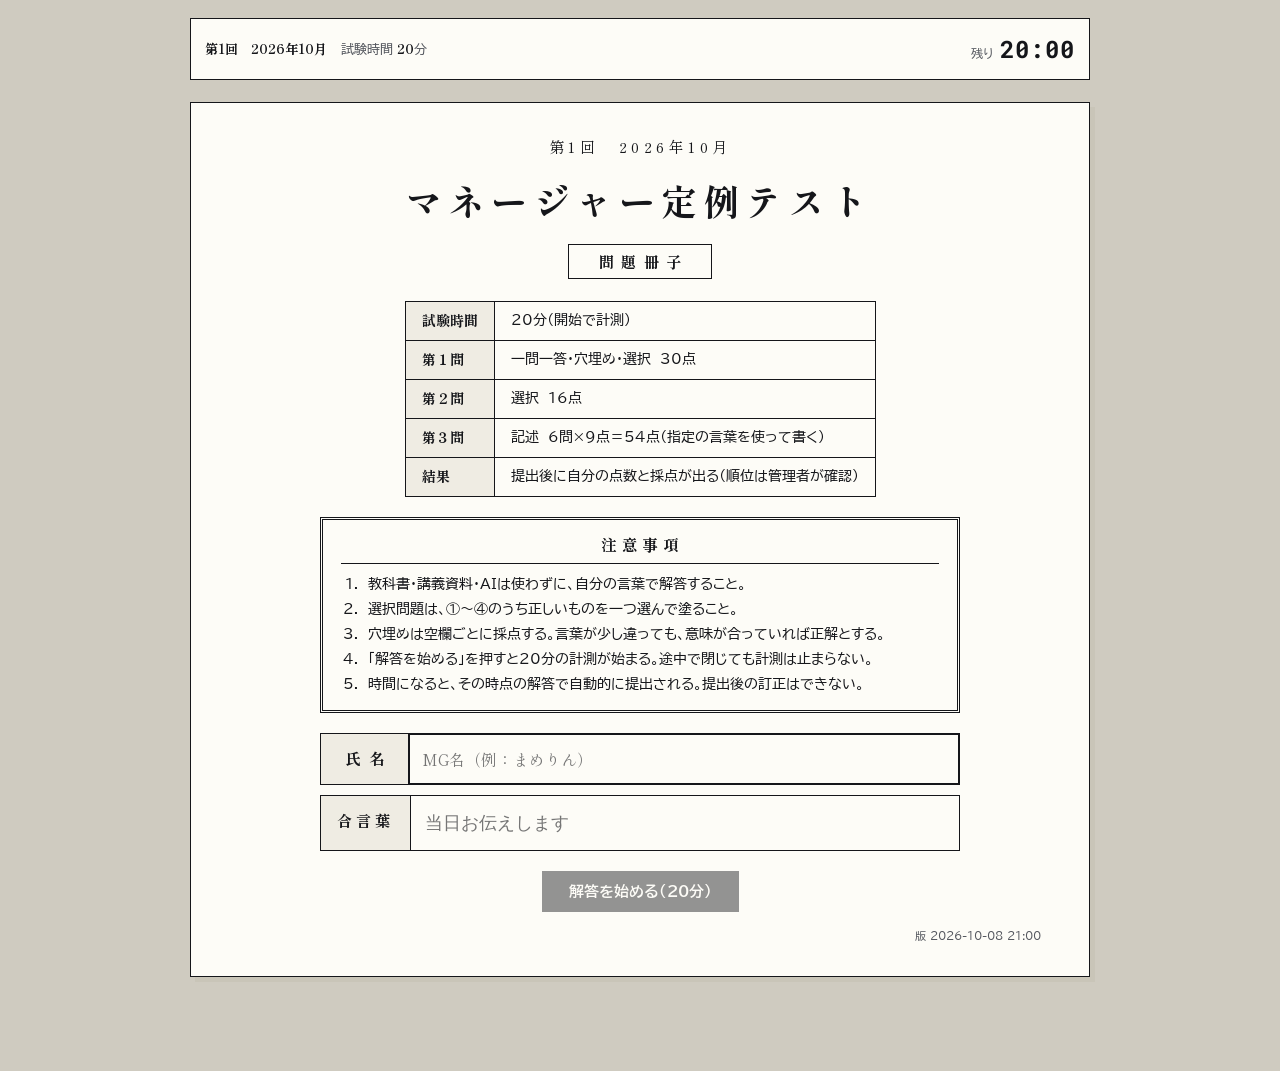
<file: index.html>
<!doctype html>
<html lang="ja"><head><meta charset="utf-8"><meta name="viewport" content="width=device-width,initial-scale=1">
<title>HERO'ZZ MG定例テスト</title>
<link rel="preconnect" href="https://fonts.googleapis.com">
<link rel="stylesheet" href="https://fonts.googleapis.com/css2?family=BIZ+UDPGothic:wght@400;700&family=Yomogi&family=Shippori+Mincho:wght@600;800&family=Roboto+Mono:wght@500;700&display=swap">
<link rel="stylesheet" href="style.css">
<style>
@media print{ body{background:#fff;padding:0} .bar-top,.noprint{display:none!important} .sheet{box-shadow:none;border:1px solid #000;margin:0 0 10px} .q{break-inside:avoid} .result{break-inside:avoid} }
.linkbox{font-family:var(--mono);font-size:12px;word-break:break-all;background:var(--fill);border:1px solid var(--rule-soft);padding:8px 10px;margin-top:8px}
.pill.kw{background:var(--warn-soft);color:var(--warn)}
.stem .blank{display:inline-block;white-space:nowrap;min-width:3.4em;text-align:center;border:1.5px solid var(--ink);padding:0 .4em;margin:0 .2em;line-height:1.5;font-weight:700}
.stem{line-height:2}
.pwbox{display:grid;grid-template-columns:auto 1fr;border:1.5px solid var(--ink);margin:10px auto 0;max-width:640px;text-align:left}
.pwbox label{padding:10px 16px;font-weight:700;border-right:1.5px solid var(--ink);background:var(--fill);white-space:nowrap;letter-spacing:.2em}
.pwbox input{border:0;border-radius:0;font-size:18px;padding:10px 14px;background:var(--paper);font-family:var(--mono)}
</style>
</head><body>
<div class="wrap">
  <div class="bar-top">
    <div class="strip">
      <div class="meta"><span><b id="kai"></b></span><span>試験時間 <b id="lim">20</b>分</span></div>
      <div class="timer" id="timer"><small>残り</small>20:00</div>
    </div>
    <div class="progress" id="progWrap" hidden><i id="progBar"></i></div>
  </div>
  <div id="banner"></div>
  <main id="view"></main>
</div>

<script>
/* ============ 設定（config.json）と問題（items.enc.json＝合言葉で復号） ============ */
let CFG = {round:"第1回　2026年10月",limitMin:20,showKey:false,form:{postUrl:"",entryName:"",entryData:""}};
let ITEMS = null;
const BUILD = "2026-10-08 21:00";
/* 管理者（config.json の adminNames）が受験した場合はテスト受験＝順位に入れず、スプシの別タブに保存される */
const isAdminName = n => { const v=String(n||"").normalize("NFKC").toLowerCase().replace(/[\s　（）()]/g,""); return !!v && (CFG.adminNames||[]).some(a=>String(a).normalize("NFKC").toLowerCase().replace(/[\s　（）()]/g,"")===v); };
const isTestRun = () => !!S.draft.test || isAdminName(S.draft.name);  /* 表紙に出す版（古いキャッシュを見ているか判別用） */
const SECTIONS = { ichi:{label:"第１問",sub:"一問一答　言葉の定義・穴埋め・選択"}, sel:{label:"第２問",sub:"選択　MGとしてどう動く・どう返す"}, essay:{label:"第３問",sub:"記述　自分の言葉で説明する"} };
const AI_TYPES = new Set(["short","essay"]);
const PARAMS = new URLSearchParams(location.search);

/* ============ ユーティリティ ============ */
const $ = (s, el=document) => el.querySelector(s);
const h = (tag, attrs={}, ...kids) => {
  const el = document.createElement(tag);
  for (const [k,v] of Object.entries(attrs)) { if (v == null || v === false) continue; if (k === "class") el.className = v; else if (k.startsWith("on")) el.addEventListener(k.slice(2), v); else el.setAttribute(k, v === true ? "" : v); }
  for (const c of kids.flat()) if (c != null && c !== false) el.append(c.nodeType ? c : document.createTextNode(String(c)));
  return el;
};
function hash(s){let x=2166136261;for(const c of s){x^=c.charCodeAt(0);x=Math.imul(x,16777619)}return x>>>0}
function order(q){let a=hash(q.id)||1;const idx=q.ans.map((_,i)=>i);for(let i=idx.length-1;i>0;i--){a^=a<<13;a>>>=0;a^=a>>>17;a^=a<<5;a>>>=0;const j=a%(i+1);[idx[i],idx[j]]=[idx[j],idx[i]]}return idx}
const KANA="1234", CIRC="①②③④";
const rMax = q => q.rubric.reduce((a,b)=>a+b.p,0);
const secMax = s => ITEMS.filter(q=>q.s===s).reduce((a,q)=>a+q.pts,0);
const fmt = ms => { const t=Math.max(0,Math.ceil(ms/1000)); return String(Math.floor(t/60)).padStart(2,"0")+":"+String(t%60).padStart(2,"0"); };
const len = s => [...(s||"")].length;
const norm = s => String(s||"").normalize("NFKC").toLowerCase().replace(/[\s　「」『』()（）・,，、。.＝=]/g,"");
const hit = (input,variants) => { const v=norm(input).replace(/(倍|再生|回)$/,""); return !!v && variants.some(x=>{const n=norm(x); return /^[0-9]+$/.test(n)||n.length<=1 ? v===n : (v===n || v.includes(n));}); };
function fillRight(q,arr){ arr=arr||[]; if(q.anyOrder){ const used=new Set(); for(const a of arr){ const i=q.blanks.findIndex((b,k)=>!used.has(k)&&hit(a,b)); if(i>=0) used.add(i);} return used.size; } return q.blanks.filter((b,i)=>hit(arr[i],b)).length; }
const fillOk = (q,arr) => fillRight(q,arr)===q.blanks.length;
function kwItems(q,text){ const v=norm(text); return q.rubric.map(x=>x.kw&&v&&x.kw.every(g=>g.some(w=>v.includes(norm(w))))?x.p:0); }
function gradeRec(rec){ // スプレッドシート側（Apps Script）と同じ採点
  const sc={ichi:0,sel:0,essay:0,total:0,pending:false}, scores=rec.essayScores||{};
  for(const q of ITEMS){ let pts=0;
    if(q.type==="mc") pts=(rec.answers||{})[q.id]===0?q.pts:0;
    else if(q.type==="fill") pts=q.pts*fillRight(q,(rec.answers||{})[q.id])/q.blanks.length;
    else { let s=scores[q.id]; if(!s){ const k=kwItems(q,(rec.essays||{})[q.id]||""); s=scores[q.id]={items:k,score:k.reduce((a,b)=>a+b,0),comment:"",by:"kw"}; } if(s.by==="kw") sc.pending=true; pts=s.score/rMax(q)*q.pts; }
    sc[q.s]+=pts; }
  for(const k of ["ichi","sel","essay"]) sc[k]=Math.round(sc[k]*10)/10;
  sc.total=Math.round((sc.ichi+sc.sel+sc.essay)*10)/10; rec.essayScores=scores; rec.sc=sc; rec.status=sc.pending?"仮":"確定"; return rec;
}
const b64u = { enc:s=>btoa(String.fromCharCode(...new TextEncoder().encode(s))).replace(/\+/g,"-").replace(/\//g,"_").replace(/=+$/,""),
               dec:s=>new TextDecoder().decode(Uint8Array.from(atob(s.replace(/-/g,"+").replace(/_/g,"/")),c=>c.charCodeAt(0))) };
const fromB64 = s => Uint8Array.from(atob(s),c=>c.charCodeAt(0));
async function decryptItems(pw){
  const blob=await (await fetch("items.enc.json?v="+Date.now())).json();
  const km=await crypto.subtle.importKey("raw",new TextEncoder().encode(pw),"PBKDF2",false,["deriveKey"]);
  const key=await crypto.subtle.deriveKey({name:"PBKDF2",salt:fromB64(blob.s),iterations:100000,hash:"SHA-256"},km,{name:"AES-GCM",length:256},false,["decrypt"]);
  const pt=await crypto.subtle.decrypt({name:"AES-GCM",iv:fromB64(blob.iv)},key,fromB64(blob.d));
  return JSON.parse(new TextDecoder().decode(pt));
}

/* ============ 状態（この端末だけ） ============ */
const DKEY="mgtest-pages-r1";
const S={ draft:{name:"",startedAt:null,answers:{},essays:{},test:PARAMS.get("test")==="1"}, rec:null, busy:false, err:"", pw:"" };
function loadDraft(){ try{ const d=JSON.parse(localStorage.getItem(DKEY)||"null"); if(d) S.draft={...S.draft,...d}; S.pw=localStorage.getItem(DKEY+"-pw")||sessionStorage.getItem(DKEY+"-pw")||""; }catch(e){} }
function savePw(){ try{ localStorage.setItem(DKEY+"-pw",S.pw); sessionStorage.setItem(DKEY+"-pw",S.pw); }catch(e){} }
let lsT; function saveDraft(){ clearTimeout(lsT); lsT=setTimeout(()=>{try{localStorage.setItem(DKEY,JSON.stringify(S.draft))}catch(e){}},200); }

/* ============ タイマー ============ */
function remaining(){ if(!S.draft.startedAt) return CFG.limitMin*60000; return CFG.limitMin*60000-(Date.now()-Date.parse(S.draft.startedAt)); }
setInterval(()=>{ const el=$("#timer");
  if(S.rec){ el.replaceChildren(h("small",{},"所要"),fmt(Date.parse(S.rec.submittedAt)-Date.parse(S.rec.startedAt))); el.classList.remove("low"); return; }
  const ms=remaining(); el.replaceChildren(h("small",{},"残り"),fmt(ms)); el.classList.toggle("low",!!S.draft.startedAt&&ms<3*60000);
  if(S.draft.startedAt&&ITEMS&&ms<=0&&!S.busy) submit(true);
},500);

/* ============ 描画 ============ */
function render(){
  $("#kai").textContent=CFG.round; $("#lim").textContent=CFG.limitMin;
  const b=$("#banner"); b.replaceChildren(); if(S.err) b.append(h("div",{class:"banner err"},S.err));
  const v=$("#view"); v.replaceChildren(); $("#progWrap").hidden=true;
  if(S.rec) return renderResult(v,S.rec);
  if(S.draft.startedAt&&ITEMS) return renderTest(v);
  renderCover(v);
}
const cnt=(s,t)=>ITEMS?ITEMS.filter(q=>q.s===s&&(!t||q.type===t)).length:0;
function renderCover(v){
  const resume=!!S.draft.startedAt, ms=Math.max(0,remaining());
  const startedStr=resume?new Date(S.draft.startedAt).toLocaleTimeString("ja-JP",{hour:"2-digit",minute:"2-digit"}):"";
  v.append(h("section",{class:"sheet cover"},
    h("div",{class:"kai"},CFG.round),
    h("h1",{},"マネージャー定例テスト"),
    h("div",{class:"booklet"},"問題冊子"),
    h("table",{class:"spec"},h("tbody",{},
      h("tr",{},h("td",{},"試験時間"),h("td",{},`${CFG.limitMin}分（開始で計測）`)),
      h("tr",{},h("td",{},"第１問"),h("td",{},"一問一答・穴埋め・選択　30点")),
      h("tr",{},h("td",{},"第２問"),h("td",{},"選択　16点")),
      h("tr",{},h("td",{},"第３問"),h("td",{},"記述　6問×9点＝54点（指定の言葉を使って書く）")),
      h("tr",{},h("td",{},"結果"),h("td",{},"提出後に自分の点数と採点が出る（順位は管理者が確認）")),
      isTestRun()?h("tr",{},h("td",{},"受験の扱い"),h("td",{},"テスト受験（管理者・順位に入らない）")):null)),
    h("div",{class:"notice"},h("div",{class:"notice-h"},"注意事項"),h("ol",{class:"rules"},
      h("li",{},"教科書・講義資料・AIは使わずに、自分の言葉で解答すること。"),
      h("li",{},"選択問題は、①〜④のうち正しいものを一つ選んで塗ること。"),
      h("li",{},"穴埋めは空欄ごとに採点する。言葉が少し違っても、意味が合っていれば正解とする。"),
      h("li",{},`「解答を始める」を押すと${CFG.limitMin}分の計測が始まる。途中で閉じても計測は止まらない。`),
      h("li",{},"時間になると、その時点の解答で自動的に提出される。提出後の訂正はできない。"))),
    resume?h("div",{class:"banner warn",style:"text-align:left;max-width:640px;margin:20px auto 0"},
      ms>0?`${S.draft.name||"あなた"}さんの受験中の答案があります（${startedStr} 開始・残り ${fmt(ms)}）。時間は止まっていません。合言葉を入れて「続きから再開する」を押してください。解答は保存されています。`
          :`試験時間が終了しています。合言葉を入れて押すと、保存されている解答でそのまま提出されます。`):null,
    h("div",{class:"namebox"},h("label",{for:"nm"},"氏名"),
      h("input",{type:"text",id:"nm",value:S.draft.name,autocomplete:"name",placeholder:"MG名（例：まめりん）",oninput:e=>{S.draft.name=e.target.value;saveDraft();$("#go").disabled=!canStart();const w=isAdminName(S.draft.name);$("#adminNote").hidden=!w;}})),
    h("p",{class:"note",id:"adminNote",hidden:!isAdminName(S.draft.name),style:"max-width:640px;margin:6px auto 0;text-align:left"},"この名前は管理者として登録されています。テスト受験（順位に入らず、スプシの「管理者テスト受験」タブに保存）になります。"),
    h("div",{class:"pwbox"},h("label",{for:"pw"},"合言葉"),
      h("input",{type:"text",id:"pw",value:S.pw,autocomplete:"off",autocapitalize:"off",placeholder:"当日お伝えします",oninput:e=>{S.pw=e.target.value.trim();$("#go").disabled=!canStart()}})),
    h("div",{class:"center",style:"margin-top:20px"},
      h("button",{class:"btn red",id:"go",disabled:!canStart(),onclick:start},S.busy?"問題を開いています…":resume?(ms>0?"続きから再開する":"保存した解答で提出する"):`解答を始める（${CFG.limitMin}分）`)),
    h("div",{class:"note",style:"text-align:right;margin-top:14px;font-size:11px"},"版 "+BUILD)
  ));
}
const canStart=()=>S.draft.name.trim()&&S.pw&&!S.busy;
async function start(){
  S.busy=true; S.err=""; render();
  try{ ITEMS=await decryptItems(S.pw); }catch(e){ S.busy=false; S.err="合言葉が違います。"; render(); return; }
  savePw();
  if(!S.draft.startedAt){ S.draft.startedAt=new Date().toISOString(); saveDraft(); }
  S.busy=false; render(); scrollTo(0,0);
}
function isAnswered(q){ if(q.type==="mc") return S.draft.answers[q.id]!=null; if(q.type==="fill") return (S.draft.answers[q.id]||[]).filter(x=>x&&x.trim()).length===q.blanks.length; if(q.parts){ const a=(S.draft.essayParts||{})[q.id]||[]; return q.parts.every((pt,i)=>len(a[i])>=4); } return len(S.draft.essays[q.id])>=(q.type==="short"?4:10); }
function updateProgress(){ const total=ITEMS.length,n=ITEMS.filter(isAnswered).length; $("#progWrap").hidden=false; $("#progBar").style.width=(n/total*100)+"%"; const st=$("#subNote"); if(st) st.textContent=n<total?`未回答が ${total-n} 問あります（未回答は0点）。`:"すべて回答しました。"; }
function stemNodes(s){ const out=[]; let last=0; const re=/（[\s　]*([①②③④]?)[\s　]*）/g; let m; while((m=re.exec(s))){ out.push(s.slice(last,m.index)); out.push(h("span",{class:"blank"},m[1]||"\u00a0")); last=m.index+m[0].length; } out.push(s.slice(last)); return out; }
function head(q,no,extra){ return h("div",{class:"qhead"},h("span",{class:"qno"},`問${no}`),h("div",{class:"stem"},stemNodes(q.stem),q.src?h("span",{class:"tag"},q.src):null,q.type==="fill"?h("span",{class:"tag"},"穴埋め"):q.type==="short"?h("span",{class:"tag"},"一問一答"):null,AI_TYPES.has(q.type)?h("span",{class:"tag"},`${q.pts}点`):null),extra||null); }
function mcBlock(q,no,mode,rec){
  const ord=order(q), chosen=mode==="result"?(rec.answers||{})[q.id]:S.draft.answers[q.id], reveal=mode==="result"&&CFG.showKey;
  const box=h("div",{class:"q"},head(q,no,mode==="result"?h("span",{class:"redpen"},chosen===0?"○":"×"):null),q.quote?h("div",{class:"quote"},q.quote):null);
  const opts=h("div",{class:"opts",role:"radiogroup","aria-label":`問${no}`});
  ord.forEach((ai,k)=>{ const id=`${q.id}_${ai}`; let cls="opt"; if(reveal){ if(ai===0) cls+=" right"; else if(ai===chosen) cls+=" wrong"; } else if(mode==="result"&&ai===chosen) cls+=" "+(ai===0?"right":"wrong");
    opts.append(h("label",{class:cls,for:id},h("input",{type:"radio",name:q.id,id,checked:chosen===ai,disabled:mode==="result",onchange:()=>{S.draft.answers[q.id]=ai;saveDraft();updateProgress()}}),h("span",{class:"k"},KANA[k]),h("span",{class:"t"},q.ans[ai]))); });
  box.append(opts); if(reveal&&q.exp) box.append(h("div",{class:"exp"},q.exp)); return box;
}
function fillBlock(q,no,mode,rec){
  const reveal=mode==="result"&&CFG.showKey, arr=mode==="result"?((rec.answers||{})[q.id]||[]):(S.draft.answers[q.id]||[]);
  const box=h("div",{class:"q"},head(q,no,mode==="result"?h("span",{class:"redpen"},fillOk(q,arr)?"○":fillRight(q,arr)?"△":"×"):null));
  const wrap=h("div",{class:"fill"});
  q.blanks.forEach((_,i)=>{ const id=`${q.id}_b${i}`; wrap.append(h("label",{for:id},CIRC[i], mode==="result"?h("span",{class:"got",id},arr[i]||"（未回答）"):h("input",{type:"text",id,value:arr[i]||"",autocomplete:"off",maxlength:"30",oninput:e=>{const a=[...(S.draft.answers[q.id]||[])];a[i]=e.target.value;S.draft.answers[q.id]=a;saveDraft();updateProgress();}}))); });
  box.append(wrap); if(reveal) box.append(h("div",{class:"key"},"正解："+q.key),q.exp?h("div",{class:"exp"},q.exp):null); return box;
}
function aiBlock(q,no,mode,rec){
  const box=h("div",{class:"q"},head(q,no),q.quote?h("div",{class:"quote"},q.quote):null,
    q.keywords?h("div",{class:"kws"},h("b",{},"次の言葉をすべて使って書いてください"),h("div",{class:"chips"},q.keywords.map(x=>h("span",{class:"chip"},x)))):null);
  if(mode==="result"){
    box.append(h("div",{class:"ansbox"},h("div",{class:"ans-text"},(rec.essays||{})[q.id]||"（未回答）")));
    const sc=(rec.essayScores||{})[q.id];
    box.append(sc?h("div",{class:"exp"},h("span",{class:"penscore"},`${Math.round(sc.score/rMax(q)*q.pts*10)/10}／${q.pts}点`),sc.by==="kw"?h("span",{class:"pill kw"},"仮採点"):null,h("span",{class:"pencomment"},sc.comment||""),sc.items&&CFG.showKey?h("div",{},q.rubric.map((x,i)=>`${x.t}…${sc.items[i]}/${x.p}`).join("\n")):null):h("div",{class:"exp"},h("span",{class:"pill wait"},"採点中")));
    if(CFG.showKey) box.append(h("div",{class:"key"},"模範解答："+q.key),h("ul",{class:"rubric"},q.rubric.map(x=>h("li",{},`${x.t}（${x.p}）`)),q.zero?h("li",{},q.zero):null));
  } else if(q.parts){
    /* 課題／対策のように欄を分ける。保存は essays[q.id] に「【課題】…\n【対策】…」の1本の文として持つ（採点側はそのまま読める） */
    const ep=S.draft.essayParts||(S.draft.essayParts={}), arr=ep[q.id]||(ep[q.id]=q.parts.map(()=>""));
    const sync=()=>{ S.draft.essays[q.id]=q.parts.map((pt,i)=>arr[i].trim()?`【${pt.label}】${arr[i].trim()}`:"").filter(Boolean).join("\n"); };
    const wrap=h("div",{class:"ansbox parts"});
    q.parts.forEach((pt,i)=>{ const c=h("div",{class:"count"}); const ta=h("textarea",{id:`es_${q.id}_${i}`,maxlength:String(pt.max),placeholder:`${pt.label}（${pt.max}字以内）`,style:"min-height:72px",oninput:ev=>{arr[i]=ev.target.value;sync();paint();saveDraft();updateProgress()}},arr[i]||"");
      const paint=()=>{const n=len(ta.value);c.textContent=`${n} / ${pt.max}字`;c.classList.toggle("over",n>pt.max)}; paint();
      wrap.append(h("div",{class:"part"},h("div",{class:"part-l"},pt.label),ta,c)); });
    sync(); box.append(wrap);
  } else {
    const c=h("div",{class:"count"}); const ta=h("textarea",{id:"es_"+q.id,maxlength:String(q.max),placeholder:`${q.max}字以内`,style:q.type==="short"?"min-height:72px":null,oninput:ev=>{S.draft.essays[q.id]=ev.target.value;paint();saveDraft();updateProgress()}},S.draft.essays[q.id]||"");
    const paint=()=>{const n=len(ta.value);c.textContent=`${n} / ${q.max}字`;c.classList.toggle("over",n>q.max)}; paint(); box.append(h("div",{class:"ansbox"},ta,c));
  }
  return box;
}
function paper(v,mode,rec){ let no=0; for(const s of ["ichi","sel","essay"]){ const sec=h("section",{class:"sheet"},h("h2",{class:"part"},h("span",{class:"bigq"},SECTIONS[s].label),h("span",{class:"pts"},`（配点　${secMax(s)}）`)),h("p",{class:"sub"},SECTIONS[s].sub)); for(const q of ITEMS.filter(q=>q.s===s)){ no++; sec.append(q.type==="mc"?mcBlock(q,no,mode,rec):q.type==="fill"?fillBlock(q,no,mode,rec):aiBlock(q,no,mode,rec)); } v.append(sec); } }
function renderTest(v){ paper(v,"test"); v.append(h("section",{class:"sheet center noprint"},h("p",{class:"note",id:"subNote"}),h("button",{class:"btn red",id:"submit",disabled:S.busy,onclick:()=>submit(false)},S.busy?"提出しています…":"答案を提出する（提出後の訂正はできません）"))); updateProgress(); }

/* ============ 提出：採点 → Googleフォームへ送信（ログイン不要）→ 結果表示 ============ */
async function sendToForm(rec){
  if(!CFG.form.postUrl) throw new Error("送信先が未設定");
  const fd=new FormData(); fd.append(CFG.form.entryName,rec.name); fd.append(CFG.form.entryData,JSON.stringify({id:rec.id,name:rec.name,startedAt:rec.startedAt,submittedAt:rec.submittedAt,answers:rec.answers,essays:rec.essays,auto:rec.auto,test:rec.test}));
  await fetch(CFG.form.postUrl,{method:"POST",mode:"no-cors",body:fd});
}
async function submit(auto){
  if(S.busy||!S.draft.startedAt||!ITEMS) return;
  S.busy=true; render();
  const rec={id:Math.random().toString(36).slice(2,12),name:S.draft.name.trim(),startedAt:S.draft.startedAt,submittedAt:new Date(Math.min(Date.now(),Date.parse(S.draft.startedAt)+CFG.limitMin*60000)).toISOString(),answers:S.draft.answers,essays:{},essayScores:{},auto:!!auto,test:isTestRun()};
  for(const q of ITEMS) if(AI_TYPES.has(q.type)) rec.essays[q.id]=[...(S.draft.essays[q.id]||"")].slice(0,q.max).join("");
  gradeRec(rec);
  let sent=true; try{ await sendToForm(rec); }catch(e){ sent=false; }
  rec.sent=sent;
  S.rec=rec; try{ if(rec.test) localStorage.removeItem(DKEY+"-rec"); else localStorage.setItem(DKEY+"-rec",JSON.stringify(rec)); localStorage.removeItem(DKEY); }catch(e){}
  S.draft={name:rec.name,startedAt:null,answers:{},essays:{},test:S.draft.test};
  S.busy=false; S.err=sent?"":"回答の送信に失敗しました（電波を確認して「もう一度送る」を押してください）。点数はこの画面で見られます。"; render(); scrollTo(0,0);
  if(location.search) history.replaceState(null,"",location.pathname);
}
function bar(l,v,max,c){return h("div",{class:"bar"},h("span",{},l),h("div",{class:"t"},h("i",{style:`width:${max?v/max*100:0}%;background:${c}`})),h("span",{class:"v"},`${v}/${max}`))}
function renderResult(v,rec){
  const sc=rec.sc, link=location.origin+location.pathname+"?r="+b64u.enc(JSON.stringify({id:rec.id,name:rec.name,startedAt:rec.startedAt,submittedAt:rec.submittedAt,answers:rec.answers,essays:rec.essays,essayScores:rec.essayScores,auto:rec.auto,test:rec.test}));
  v.append(h("section",{class:"sheet"},
    h("div",{class:"result"},
      h("div",{class:"stamp"},h("div",{class:"center"},h("b",{},String(Math.round(sc.total))),h("span",{},"点 / 100"))),
      h("div",{},
        h("p",{style:"margin:0;font-weight:700"},`${rec.name} さん　${rec.auto?"時間切れで自動提出":"提出済み"}　${new Date(rec.submittedAt).toLocaleString("ja-JP")}`),
        rec.test?h("div",{class:"banner warn"},"テスト受験です（順位には入りません・スプシの「管理者テスト受験」タブに保存）。"):null,
        h("div",{class:"bars"},bar("一問一答",sc.ichi,secMax("ichi"),"var(--blue)"),bar("選択",sc.sel,secMax("sel"),"var(--ok)"),bar("記述",sc.essay,secMax("essay"),"var(--red)")),
        rec.status==="仮"?h("p",{class:"note",style:"margin:8px 0 0"},h("span",{class:"pill kw"},"記述は仮採点"),"　記述（第３問・問1）はキーワードで仮の点を付けています。採点係が見直して確定した点数は、後日お知らせします。"):h("p",{class:"note",style:"margin:8px 0 0"},h("span",{class:"pill done"},"採点確定")),
        h("div",{class:"noprint"},
          rec.sent===false?h("div",{class:"row",style:"margin-top:8px"},h("button",{class:"btn sm",onclick:async ev=>{const b=ev.currentTarget;b.disabled=true;b.textContent="送っています…";try{await sendToForm(rec);rec.sent=true;S.err="";render();}catch(e){b.disabled=false;b.textContent="もう一度送る";}}},"もう一度送る")):null,
          h("p",{class:"note",style:"margin:8px 0 0"},"この答案は下のURLで後から見られます（スマホならブックマーク）。"),
          h("div",{class:"linkbox"},link),
          h("div",{class:"row",style:"margin-top:8px"},
            h("button",{class:"btn ghost sm",onclick:async ev=>{const b=ev.currentTarget;try{await navigator.clipboard.writeText(link);b.textContent="コピーしました"}catch(e){b.textContent="長押しでコピーしてください"}}},"URLをコピー"),
            h("button",{class:"btn ghost sm",onclick:()=>window.print()},"印刷／PDFに保存")),
          h("p",{class:"note",style:"margin:14px 0 0"},h(rec.test?"button":"a",rec.test?{class:"btn sm",type:"button",onclick:e=>{e.preventDefault(); if(!confirm("この端末に保存された答案を消して、表紙に戻ります。送信済みの点数は消えません。よろしいですか？")) return; try{ localStorage.removeItem(DKEY+"-rec"); localStorage.removeItem(DKEY); }catch(x){} S.rec=null; S.pendingRec=null; S.err=""; S.draft={name:rec.test?rec.name:"",startedAt:null,answers:{},essays:{},test:PARAMS.get("test")==="1"}; history.replaceState(null,"",location.pathname+(S.draft.test?"?test=1":"")); render(); scrollTo(0,0);}}:{href:"#",style:"color:var(--muted)",onclick:e=>{e.preventDefault(); if(!confirm("この端末に保存された答案を消して、表紙に戻ります。送信済みの点数は消えません。よろしいですか？")) return; try{ localStorage.removeItem(DKEY+"-rec"); localStorage.removeItem(DKEY); }catch(x){} S.rec=null; S.pendingRec=null; S.err=""; S.draft={name:"",startedAt:null,answers:{},essays:{},test:PARAMS.get("test")==="1"}; history.replaceState(null,"",location.pathname+(S.draft.test?"?test=1":"")); render(); scrollTo(0,0);}},rec.test?"もう一度受ける（テスト受験・表紙に戻る）":"この端末で別の人が受験する（保存した答案を消す）")))))));
  if(!CFG.showKey) v.append(h("p",{class:"note center noprint"},"正解と解説は、管理者が公開したあとにこのURLで表示されます。"));
  paper(v,"result",rec);
}

/* ============ 起動 ============ */
(async()=>{
  loadDraft();
  try{ CFG={...CFG,...(await (await fetch("config.json?v="+Date.now())).json())}; }catch(e){}
  /* 時間切れなのに何も答えていない下書き（開いただけで放置）は、0点の答案として出さずに捨てる */
  if(S.draft.startedAt && remaining()<=0 && !Object.keys(S.draft.answers||{}).length && !Object.values(S.draft.essays||{}).some(v=>v&&String(v).trim())){
    S.draft={name:S.draft.name,startedAt:null,answers:{},essays:{},test:S.draft.test}; try{ localStorage.removeItem(DKEY); }catch(e){}
  }
  render();
  const r=PARAMS.get("r");
  if(r){ try{ const rec=JSON.parse(b64u.dec(r)); if(!ITEMS){ if(S.pw){ try{ ITEMS=await decryptItems(S.pw); }catch(e){} } }
      if(ITEMS){ S.rec=gradeRec(rec); render(); } else { S.err="答案を表示するには、表紙で合言葉を入れて「解答を始める」を押してください（答案はそのまま表示されます）。"; S.pendingRec=rec; render(); } }catch(e){} }
  else if(S.draft.startedAt && S.pw){ try{ ITEMS=await decryptItems(S.pw); }catch(e){} render(); }
  else if(!S.draft.startedAt){ try{ const rec=JSON.parse(localStorage.getItem(DKEY+"-rec")||"null");
      if(rec&&rec.submittedAt&&rec.test){ try{ localStorage.removeItem(DKEY+"-rec"); }catch(e){} }
      else if(rec&&rec.submittedAt){ if(!ITEMS&&S.pw){ try{ ITEMS=await decryptItems(S.pw); }catch(e){} }
        if(ITEMS){ S.rec=gradeRec(rec); render(); } else { S.err="この端末で提出済みの答案があります。表紙で合言葉を入れて「解答を始める」を押すと、その答案が表示されます。"; S.pendingRec=rec; render(); } } }catch(e){} }
})();
// 合言葉入力後に答案を表示（?r= で開いたとき）
const _start=start; start=async function(){ if(S.pendingRec){ S.busy=true; render(); try{ ITEMS=await decryptItems(S.pw); savePw(); S.rec=gradeRec(S.pendingRec); S.pendingRec=null; S.err=""; }catch(e){ S.err="合言葉が違います。"; } S.busy=false; render(); return; } return _start(); };
</script>
</body></html>
</file>
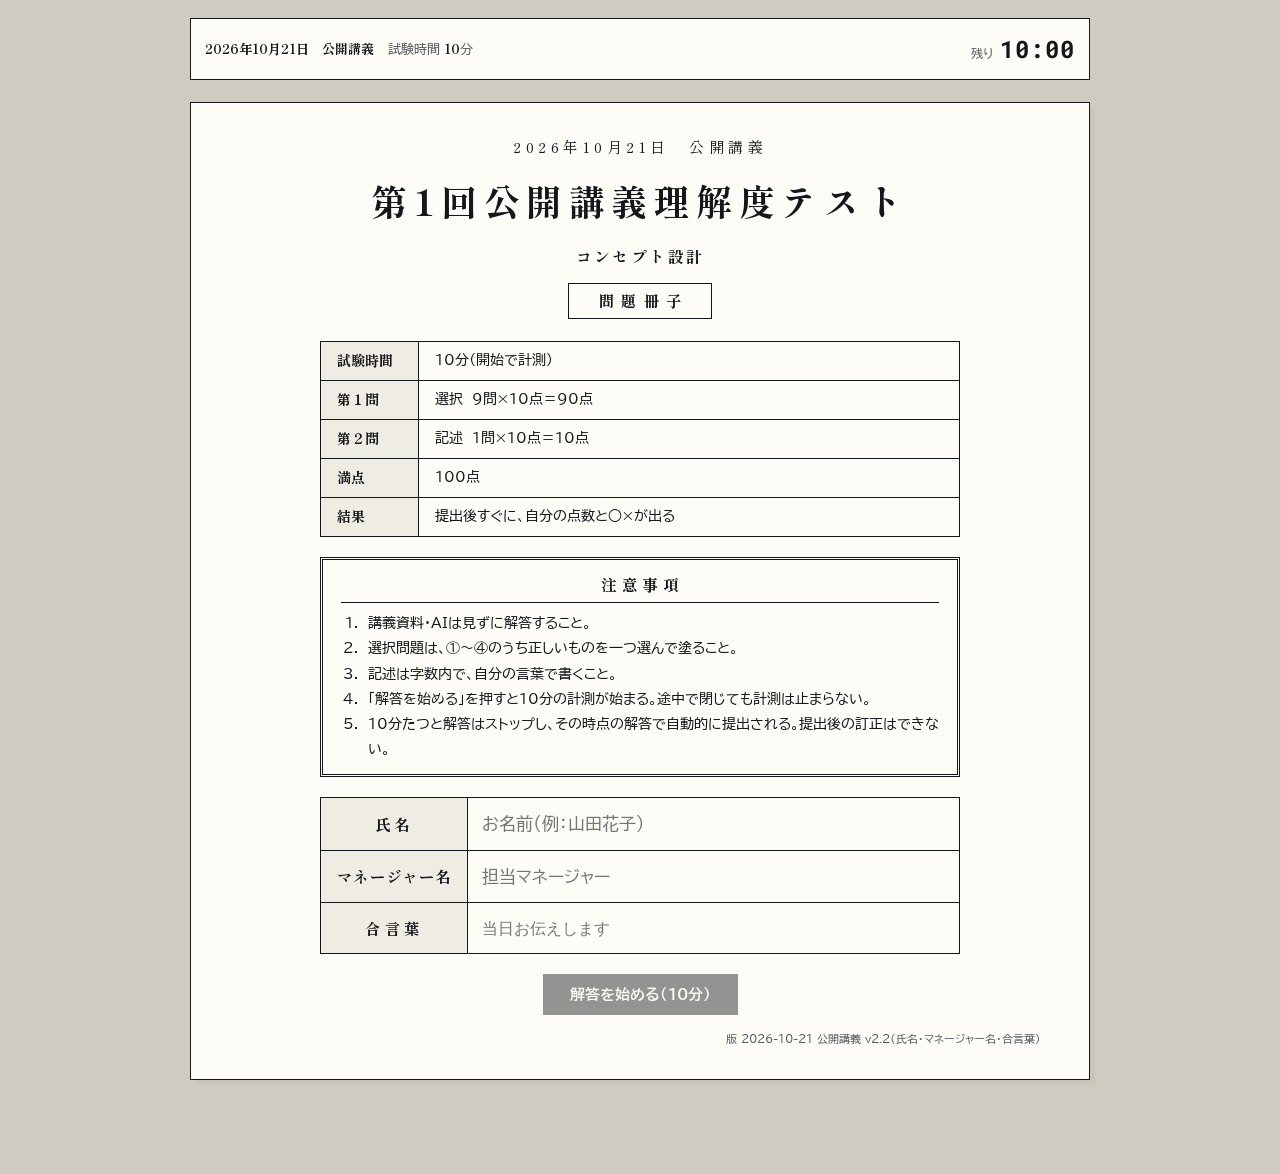
<file: c1/index.html>
<!doctype html>
<html lang="ja"><head><meta charset="utf-8"><meta name="viewport" content="width=device-width,initial-scale=1">
<title>HERO'ZZ 第1回 公開講義理解度テスト コンセプト設計</title>
<link rel="preconnect" href="https://fonts.googleapis.com">
<link rel="stylesheet" href="https://fonts.googleapis.com/css2?family=BIZ+UDPGothic:wght@400;700&family=Yomogi&family=Shippori+Mincho:wght@600;800&family=Roboto+Mono:wght@500;700&display=swap">
<link rel="stylesheet" href="../style.css">
<style>
@media print{ body{background:#fff;padding:0} .bar-top,.noprint{display:none!important} .sheet{box-shadow:none;border:1px solid #000;margin:0 0 10px} .q{break-inside:avoid} .result{break-inside:avoid} }
.linkbox{font-family:var(--mono);font-size:12px;word-break:break-all;background:var(--fill);border:1px solid var(--rule-soft);padding:8px 10px;margin-top:8px}
.pill.kw{background:var(--warn-soft);color:var(--warn)}
.stem .blank{display:inline-block;white-space:nowrap;min-width:3.4em;text-align:center;border:1.5px solid var(--ink);padding:0 .4em;margin:0 .2em;line-height:1.5;font-weight:700}
.stem{line-height:2}
#homeBtn{margin-left:12px;padding:3px 10px;font-size:12px}
textarea{background-origin:content-box;background-clip:content-box;background-attachment:local}  /* 罫線を文字の下にそろえる（文字に線が重ならない） */
.rank-me{font-size:20px;font-weight:700;margin:4px 0 12px}
.rank-me b{font-family:var(--pen);color:var(--red);font-size:34px;margin:0 4px}
table.rank{width:100%;border-collapse:collapse;font-size:15px}
table.rank th,table.rank td{border-bottom:1px solid var(--rule-soft);padding:7px 10px;text-align:left}
table.rank th{border-bottom:1.5px solid var(--ink);font-family:var(--serif)}
table.rank td.n,table.rank th.n{text-align:right;width:5em;font-family:var(--mono)}
table.rank tr.me td{background:var(--red-soft);font-weight:700}
.rank-upd{font-size:12px;color:var(--muted);margin-top:8px;text-align:right}
.nw{display:inline-block;white-space:nowrap}
.cover .theme{font-family:var(--serif);font-weight:700;font-size:16px;letter-spacing:.15em;margin:8px 0 2px}
.formbox{max-width:640px;margin:20px auto 0;border:1.5px solid var(--ink);text-align:left}
.frow{display:grid;grid-template-columns:9.5em minmax(0,1fr)}
.frow+.frow{border-top:1px solid var(--ink)}
.frow label{display:flex;align-items:center;justify-content:center;padding:10px 8px;font-weight:700;font-family:var(--serif);background:var(--fill);border-right:1.5px solid var(--ink);white-space:nowrap;letter-spacing:.2em}
.frow label[for=mg]{letter-spacing:.02em}
@media (max-width:480px){.frow{grid-template-columns:7.4em minmax(0,1fr)}.frow label{font-size:13px;letter-spacing:.08em;padding:10px 4px}.frow label[for=mg]{letter-spacing:0}.frow input{padding:10px 10px}}
.frow input{width:100%;min-width:0;border:0;border-radius:0;font-size:17px;padding:10px 14px;background:var(--paper);font-family:var(--sans)}
.frow input#em,.frow input#pw{font-family:var(--mono);font-size:16px}
.cover table.spec{width:100%;max-width:640px}
.cover table.spec td:first-child{width:7em}
.sentok{display:flex;gap:8px;align-items:center;font-weight:700;color:var(--ok);margin:10px 0 0}
.passline{margin:10px 0 0;padding:8px 12px;border:1.5px solid var(--ink);font-weight:700;display:inline-block}
.passline.ok{border-color:var(--ok);color:var(--ok);background:var(--ok-soft)}
.passline.ng{border-color:var(--red);color:var(--red);background:var(--red-soft)}
.pwbox{display:grid;grid-template-columns:auto 1fr;border:1.5px solid var(--ink);margin:10px auto 0;max-width:640px;text-align:left}
.pwbox label{padding:10px 16px;font-weight:700;border-right:1.5px solid var(--ink);background:var(--fill);white-space:nowrap;letter-spacing:.2em}
.pwbox input{border:0;border-radius:0;font-size:18px;padding:10px 14px;background:var(--paper);font-family:var(--mono)}
</style>
</head><body>
<div class="wrap">
  <div class="bar-top">
    <div class="strip">
      <div class="meta"><span><b id="kai"></b></span><span>試験時間 <b id="lim">12</b>分</span><button class="btn ghost sm noprint" id="homeBtn" hidden>ホームに戻る</button></div>
      <div class="timer" id="timer"><small>残り</small>12:00</div>
    </div>
    <div class="progress" id="progWrap" hidden><i id="progBar"></i></div>
  </div>
  <div id="banner"></div>
  <main id="view"></main>
</div>

<script>
/* ============ 設定（config.json）と問題（items.enc.json＝合言葉で復号） ============ */
let CFG = {round:"",limitMin:10,closed:false,showKey:false,form:{postUrl:"",entryName:"",entryData:""}};
let ITEMS = null;
const BUILD = "2026-10-21 公開講義 v2.2（氏名・マネージャー名・合言葉）";
/* 管理者（config.json の adminNames）が受験した場合はテスト受験＝順位に入れず、スプシの別タブに保存される */
const isAdminName = n => { const v=String(n||"").normalize("NFKC").toLowerCase().replace(/[\s　（）()]/g,""); return !!v && (CFG.adminNames||[]).some(a=>String(a).normalize("NFKC").toLowerCase().replace(/[\s　（）()]/g,"")===v); };
/* 管理者メール（config.json の adminEmails）は何回でも受けられる＝テスト受験（順位に入らない・合格済みチェックもしない） */
const isAdminEmail = e => { const v=String(e||"").normalize("NFKC").trim().toLowerCase(); return !!v && (CFG.adminEmails||[]).some(a=>String(a).trim().toLowerCase()===v); };
const isTestRun = () => !!S.draft.test || isAdminName(S.draft.name) || isAdminEmail(S.draft.email);  /* 表紙に出す版（古いキャッシュを見ているか判別用） */
const SECTIONS = { ichi:{label:"第１問",sub:"選択　言葉の定義・考え方"}, sel:{label:"第２問",sub:"選択"}, essay:{label:"第２問",sub:"記述　自分の言葉で書く"} };
const AI_TYPES = new Set(["short","essay"]);
const PARAMS = new URLSearchParams(location.search);

/* ============ ユーティリティ ============ */
const $ = (s, el=document) => el.querySelector(s);
const h = (tag, attrs={}, ...kids) => {
  const el = document.createElement(tag);
  for (const [k,v] of Object.entries(attrs)) { if (v == null || v === false) continue; if (k === "class") el.className = v; else if (k.startsWith("on")) el.addEventListener(k.slice(2), v); else el.setAttribute(k, v === true ? "" : v); }
  for (const c of kids.flat()) if (c != null && c !== false) el.append(c.nodeType ? c : document.createTextNode(String(c)));
  return el;
};
function hash(s){let x=2166136261;for(const c of s){x^=c.charCodeAt(0);x=Math.imul(x,16777619)}return x>>>0}
function order(q){let a=hash(q.id)||1;const idx=q.ans.map((_,i)=>i);for(let i=idx.length-1;i>0;i--){a^=a<<13;a>>>=0;a^=a>>>17;a^=a<<5;a>>>=0;const j=a%(i+1);[idx[i],idx[j]]=[idx[j],idx[i]]}return idx}
const KANA="1234", CIRC="①②③④";
const rMax = q => q.rubric.reduce((a,b)=>a+b.p,0);
const secMax = s => ITEMS.filter(q=>q.s===s).reduce((a,q)=>a+q.pts,0);
const fmt = ms => { const t=Math.max(0,Math.ceil(ms/1000)); return String(Math.floor(t/60)).padStart(2,"0")+":"+String(t%60).padStart(2,"0"); };
const len = s => [...(s||"")].length;
const norm = s => String(s||"").normalize("NFKC").toLowerCase().replace(/[\s　「」『』()（）・,，、。.＝=]/g,"");
const hit = (input,variants) => { const v=norm(input).replace(/(倍|再生|回)$/,""); return !!v && variants.some(x=>{const n=norm(x); return /^[0-9]+$/.test(n)||n.length<=1 ? v===n : (v===n || v.includes(n));}); };
function fillRight(q,arr){ arr=arr||[]; if(q.anyOrder){ const used=new Set(); for(const a of arr){ const i=q.blanks.findIndex((b,k)=>!used.has(k)&&hit(a,b)); if(i>=0) used.add(i);} return used.size; } return q.blanks.filter((b,i)=>hit(arr[i],b)).length; }
const fillOk = (q,arr) => fillRight(q,arr)===q.blanks.length;
function kwItems(q,text){ const v=norm(text); return q.rubric.map(x=>x.kw&&v&&x.kw.every(g=>g.some(w=>v.includes(norm(w))))?x.p:0); }
function gradeRec(rec){ // スプレッドシート側（Apps Script）と同じ採点
  const sc={ichi:0,sel:0,essay:0,total:0,pending:false}, scores=rec.essayScores||{};
  for(const q of ITEMS){ let pts=0;
    if(q.type==="mc") pts=(rec.answers||{})[q.id]===0?q.pts:0;
    else if(q.type==="fill") pts=q.pts*fillRight(q,(rec.answers||{})[q.id])/q.blanks.length;
    else { let s=scores[q.id]; if(!s){ const k=kwItems(q,(rec.essays||{})[q.id]||""); s=scores[q.id]={items:k,score:k.reduce((a,b)=>a+b,0),comment:"",by:"kw"}; } pts=s.score/rMax(q)*q.pts; }
    sc[q.s]+=pts; }
  for(const k of ["ichi","sel","essay"]) sc[k]=Math.round(sc[k]*10)/10;
  sc.total=Math.round((sc.ichi+sc.sel+sc.essay)*10)/10; rec.essayScores=scores; rec.sc=sc; rec.status=sc.pending?"仮":"確定"; return rec;
}
const b64u = { enc:s=>btoa(String.fromCharCode(...new TextEncoder().encode(s))).replace(/\+/g,"-").replace(/\//g,"_").replace(/=+$/,""),
               dec:s=>new TextDecoder().decode(Uint8Array.from(atob(s.replace(/-/g,"+").replace(/_/g,"/")),c=>c.charCodeAt(0))) };
const fromB64 = s => Uint8Array.from(atob(s),c=>c.charCodeAt(0));
async function decryptItems(pw){ return decryptFile("items.enc.json",pw); }
async function decryptFile(name,pw){
  const blob=await (await fetch(name+"?v="+Date.now())).json();
  const km=await crypto.subtle.importKey("raw",new TextEncoder().encode(pw),"PBKDF2",false,["deriveKey"]);
  const key=await crypto.subtle.deriveKey({name:"PBKDF2",salt:fromB64(blob.s),iterations:100000,hash:"SHA-256"},km,{name:"AES-GCM",length:256},false,["decrypt"]);
  const pt=await crypto.subtle.decrypt({name:"AES-GCM",iv:fromB64(blob.iv)},key,fromB64(blob.d));
  return JSON.parse(new TextDecoder().decode(pt));
}

/* ============ メールと合格済みチェック（passed.json＝合格者のメールのハッシュ。スプシ側が更新する） ============ */
const normEmail = e => String(e||"").normalize("NFKC").trim().toLowerCase();
const emailOk = e => /^[^@\s]+@[^@\s]+\.[^@\s]+$/.test(normEmail(e));
const passPts = () => { const t=ITEMS?ITEMS.reduce((a,q)=>a+q.pts,0):(CFG.totalPts||22); return Math.ceil(t*(CFG.passRatio||0.5)*10)/10; };
async function sha256hex(s){ const b=await crypto.subtle.digest("SHA-256",new TextEncoder().encode(s)); return [...new Uint8Array(b)].map(x=>x.toString(16).padStart(2,"0")).join(""); }
async function alreadyPassed(email){ try{ const j=await (await fetch("passed.json?v="+Date.now())).json(); const hx=await sha256hex((j.salt||"")+normEmail(email)); return (j.h||[]).includes(hx); }catch(e){ return false; } }

/* ============ 状態（この端末だけ） ============ */
const DKEY="herozz-pubtest-c1v2";
const S={ draft:{name:"",mgr:"",startedAt:null,answers:{},essays:{},test:PARAMS.get("test")==="1"}, rec:null, busy:false, err:"", pw:"" };
function loadDraft(){ try{ const d=JSON.parse(localStorage.getItem(DKEY)||"null"); if(d) S.draft={...S.draft,...d}; S.pw=localStorage.getItem(DKEY+"-pw")||sessionStorage.getItem(DKEY+"-pw")||""; }catch(e){} }
function savePw(){ try{ localStorage.setItem(DKEY+"-pw",S.pw); sessionStorage.setItem(DKEY+"-pw",S.pw); }catch(e){} }
let lsT; function saveDraft(){ clearTimeout(lsT); lsT=setTimeout(()=>{try{localStorage.setItem(DKEY,JSON.stringify(S.draft))}catch(e){}},200); }

/* ============ タイマー ============ */
function remaining(){ if(!S.draft.startedAt) return CFG.limitMin*60000; return CFG.limitMin*60000-(Date.now()-Date.parse(S.draft.startedAt)); }
setInterval(()=>{ const el=$("#timer");
  if(S.rec){ el.replaceChildren(h("small",{},"所要"),fmt(Date.parse(S.rec.submittedAt)-Date.parse(S.rec.startedAt))); el.classList.remove("low"); return; }
  const ms=remaining(); el.replaceChildren(h("small",{},"残り"),fmt(ms)); el.classList.toggle("low",!!S.draft.startedAt&&ms<3*60000);
  if(S.draft.startedAt&&ITEMS&&ms<=0&&!S.busy) submit(true);
},500);

/* ============ 描画 ============ */
function render(){
  $("#kai").textContent=CFG.round; $("#lim").textContent=CFG.limitMin;
  /* ホームに戻る：結果・順位の画面からはいつでも。受験中は管理者（テスト受験）だけ＝戻るとタイマーは10分に戻る */
  const hb=$("#homeBtn"); hb.hidden=!(S.rec||S.view==="rank"||(S.draft.startedAt&&ITEMS&&isTestRun())); hb.onclick=goHome;
  const b=$("#banner"); b.replaceChildren(); if(S.err) b.append(h("div",{class:"banner err"},S.err));
  const v=$("#view"); v.replaceChildren(); $("#progWrap").hidden=true;
  if(S.view==="rank"&&ITEMS) return renderRankOnly(v);
  if(S.rec) return renderResult(v,S.rec);
  if(S.draft.startedAt&&ITEMS) return renderTest(v);
  renderCover(v);
}
const cnt=(s,t)=>ITEMS?ITEMS.filter(q=>q.s===s&&(!t||q.type===t)).length:0;
function renderCover(v){
  const resume=!!S.draft.startedAt, ms=Math.max(0,remaining());
  const startedStr=resume?new Date(S.draft.startedAt).toLocaleTimeString("ja-JP",{hour:"2-digit",minute:"2-digit"}):"";
  v.append(h("section",{class:"sheet cover"},
    h("div",{class:"kai"},CFG.round),
    h("h1",{},h("span",{class:"nw"},"第1回"),h("wbr"),h("span",{class:"nw"},"公開講義"),h("wbr"),h("span",{class:"nw"},"理解度テスト")),h("div",{class:"theme"},"コンセプト設計"),
    h("div",{class:"booklet"},"問題冊子"),
    h("table",{class:"spec"},h("tbody",{},
      h("tr",{},h("td",{},"試験時間"),h("td",{},`${CFG.limitMin}分（開始で計測）`)),
      h("tr",{},h("td",{},"第１問"),h("td",{},"選択　9問×10点＝90点")),
      h("tr",{},h("td",{},"第２問"),h("td",{},"記述　1問×10点＝10点")),
      h("tr",{},h("td",{},"満点"),h("td",{},`${ITEMS?ITEMS.reduce((a,q)=>a+q.pts,0):(CFG.totalPts||100)}点`)),
      h("tr",{},h("td",{},"結果"),h("td",{},"提出後すぐに、自分の点数と○×が出る")),
      isTestRun()?h("tr",{},h("td",{},"受験の扱い"),h("td",{},"テスト受験（管理者・順位に入らない）")):null)),
    h("div",{class:"notice"},h("div",{class:"notice-h"},"注意事項"),h("ol",{class:"rules"},
      h("li",{},"講義資料・AIは見ずに解答すること。"),
      h("li",{},"選択問題は、①〜④のうち正しいものを一つ選んで塗ること。"),
      
      h("li",{},"記述は字数内で、自分の言葉で書くこと。"),
      h("li",{},`「解答を始める」を押すと${CFG.limitMin}分の計測が始まる。途中で閉じても計測は止まらない。`),
      h("li",{},`${CFG.limitMin}分たつと解答はストップし、その時点の解答で自動的に提出される。提出後の訂正はできない。`))),
    CFG.closed?h("div",{class:"banner err",style:"max-width:640px;margin:20px auto 0"},"このテストの受付は終了しました。"):null,
    resume?h("div",{class:"banner warn",style:"text-align:left;max-width:640px;margin:20px auto 0"},
      ms>0?`${S.draft.name||"あなた"}さんの受験中の答案があります（${startedStr} 開始・残り ${fmt(ms)}）。時間は止まっていません。合言葉を入れて「続きから再開する」を押してください。解答は保存されています。`
          :`試験時間が終了しています。合言葉を入れて押すと、保存されている解答でそのまま提出されます。`):null,
    h("div",{class:"formbox"},
      h("div",{class:"frow"},h("label",{for:"nm"},"氏名"),
        h("input",{type:"text",id:"nm",value:S.draft.name,autocomplete:"name",placeholder:"お名前（例：山田花子）",oninput:e=>{S.draft.name=e.target.value;saveDraft();$("#go").disabled=!canStart();$("#adminNote").hidden=!isTestRun();}})),
      h("div",{class:"frow"},h("label",{for:"mg"},"マネージャー名"),
        h("input",{type:"text",id:"mg",value:S.draft.mgr||"",autocomplete:"off",placeholder:"担当マネージャー",disabled:!!S.draft.startedAt,oninput:e=>{S.draft.mgr=e.target.value;saveDraft();$("#go").disabled=!canStart();}})),
      h("div",{class:"frow"},h("label",{for:"pw"},"合言葉"),
        h("input",{type:"text",id:"pw",value:S.pw,autocomplete:"off",autocapitalize:"off",placeholder:"当日お伝えします",oninput:e=>{S.pw=e.target.value.trim();$("#go").disabled=!canStart()}}))),
    h("p",{class:"note",id:"adminNote",hidden:!isTestRun(),style:"max-width:640px;margin:6px auto 0;text-align:left"},"管理者として登録されています。テスト受験（何回でも受けられる・順位に入らない）になります。"),
    h("div",{class:"center",style:"margin-top:20px"},
      h("button",{class:"btn red",id:"go",disabled:!canStart(),onclick:start},S.busy?"問題を開いています…":resume?(ms>0?"続きから再開する":"保存した解答で提出する"):`解答を始める（${CFG.limitMin}分）`)),
    h("div",{class:"note",style:"text-align:right;margin-top:14px;font-size:11px"},"版 "+BUILD)
  ));
}
const canStart=()=>S.draft.name.trim()&&(S.pendingRec||!!S.draft.startedAt||(S.draft.mgr||"").trim())&&S.pw&&!S.busy&&(!CFG.closed||!!S.draft.startedAt||!!S.pendingRec);
async function start(){
  S.busy=true; S.err=""; render();
  try{ ITEMS=await decryptItems(S.pw); }catch(e){ S.busy=false; S.err="合言葉が違います。"; render(); return; }
  savePw();
  if(!S.draft.startedAt){
    if(false){ S.busy=false; S.err=`このメールアドレスは、すでに${passPts()}点以上で合格しています。追試は受けられません。`; render(); return; }
    S.draft.startedAt=new Date().toISOString(); saveDraft(); }
  S.busy=false; render(); scrollTo(0,0);
}
function isAnswered(q){ if(q.type==="mc") return S.draft.answers[q.id]!=null; if(q.type==="fill") return (S.draft.answers[q.id]||[]).filter(x=>x&&x.trim()).length===q.blanks.length; if(q.parts){ const a=(S.draft.essayParts||{})[q.id]||[]; return q.parts.every((pt,i)=>len(a[i])>=4); } return len(S.draft.essays[q.id])>=(q.type==="short"?4:10); }
function updateProgress(){ const total=ITEMS.length,n=ITEMS.filter(isAnswered).length; $("#progWrap").hidden=false; $("#progBar").style.width=(n/total*100)+"%"; const st=$("#subNote"); if(st) st.textContent=n<total?`未回答が ${total-n} 問あります（未回答は0点）。`:"すべて回答しました。"; }
function stemNodes(s){ const out=[]; let last=0; const re=/（[\s　]*([①②③④]?)[\s　]*）/g; let m; while((m=re.exec(s))){ out.push(s.slice(last,m.index)); out.push(h("span",{class:"blank"},m[1]||"\u00a0")); last=m.index+m[0].length; } out.push(s.slice(last)); return out; }
function head(q,no,extra){ return h("div",{class:"qhead"},h("span",{class:"qno"},`問${no}`),h("div",{class:"stem"},stemNodes(q.stem),q.src?h("span",{class:"tag"},q.src):null,q.type==="fill"?h("span",{class:"tag"},"穴埋め"):q.type==="short"?h("span",{class:"tag"},"一問一答"):null,AI_TYPES.has(q.type)?h("span",{class:"tag"},`${q.pts}点`):null),extra||null); }
function mcBlock(q,no,mode,rec){
  const ord=order(q), chosen=mode==="result"?(rec.answers||{})[q.id]:S.draft.answers[q.id], reveal=mode==="result"&&CFG.showKey;
  const box=h("div",{class:"q"},head(q,no,mode==="result"?h("span",{class:"redpen"},chosen===0?"○":"×"):null),q.quote?h("div",{class:"quote"},q.quote):null);
  const opts=h("div",{class:"opts",role:"radiogroup","aria-label":`問${no}`});
  ord.forEach((ai,k)=>{ const id=`${q.id}_${ai}`; let cls="opt"; if(reveal){ if(ai===0) cls+=" right"; else if(ai===chosen) cls+=" wrong"; } else if(mode==="result"&&ai===chosen) cls+=" "+(ai===0?"right":"wrong");
    opts.append(h("label",{class:cls,for:id},h("input",{type:"radio",name:q.id,id,checked:chosen===ai,disabled:mode==="result",onchange:()=>{S.draft.answers[q.id]=ai;saveDraft();updateProgress()}}),h("span",{class:"k"},KANA[k]),h("span",{class:"t"},q.ans[ai]))); });
  box.append(opts); if(reveal&&q.exp) box.append(h("div",{class:"exp"},q.exp)); return box;
}
function fillBlock(q,no,mode,rec){
  const reveal=mode==="result"&&CFG.showKey, arr=mode==="result"?((rec.answers||{})[q.id]||[]):(S.draft.answers[q.id]||[]);
  const box=h("div",{class:"q"},head(q,no,mode==="result"?h("span",{class:"redpen"},fillOk(q,arr)?"○":fillRight(q,arr)?"△":"×"):null));
  const wrap=h("div",{class:"fill"});
  q.blanks.forEach((_,i)=>{ const id=`${q.id}_b${i}`; wrap.append(h("label",{for:id},CIRC[i], mode==="result"?h("span",{class:"got",id},arr[i]||"（未回答）"):h("input",{type:"text",id,value:arr[i]||"",autocomplete:"off",maxlength:"30",oninput:e=>{const a=[...(S.draft.answers[q.id]||[])];a[i]=e.target.value;S.draft.answers[q.id]=a;saveDraft();updateProgress();}}))); });
  box.append(wrap); if(reveal) box.append(h("div",{class:"key"},"正解："+q.key),q.exp?h("div",{class:"exp"},q.exp):null); return box;
}
function aiBlock(q,no,mode,rec){
  const box=h("div",{class:"q"},head(q,no),q.quote?h("div",{class:"quote"},q.quote):null,
    q.keywords?h("div",{class:"kws"},h("b",{},"次の言葉をすべて使って書いてください"),h("div",{class:"chips"},q.keywords.map(x=>h("span",{class:"chip"},x)))):null);
  if(mode==="result"){
    box.append(h("div",{class:"ansbox"},h("div",{class:"ans-text"},(rec.essays||{})[q.id]||"（未回答）")));
    const sc=(rec.essayScores||{})[q.id];
    box.append(sc?h("div",{class:"exp"},h("span",{class:"penscore"},`${Math.round(sc.score/rMax(q)*q.pts*10)/10}／${q.pts}点`),sc.by==="kw"?h("span",{class:"pill kw"},"仮採点"):null,h("span",{class:"pencomment"},sc.comment||""),sc.items&&CFG.showKey?h("div",{},q.rubric.map((x,i)=>`${x.t}…${sc.items[i]}/${x.p}`).join("\n")):null):h("div",{class:"exp"},h("span",{class:"pill wait"},"採点中")));
    if(CFG.showKey) box.append(h("div",{class:"key"},"模範解答："+q.key),h("ul",{class:"rubric"},q.rubric.map(x=>h("li",{},`${x.t}（${x.p}）`)),q.zero?h("li",{},q.zero):null));
  } else if(q.parts){
    /* 課題／対策のように欄を分ける。保存は essays[q.id] に「【課題】…\n【対策】…」の1本の文として持つ（採点側はそのまま読める） */
    const ep=S.draft.essayParts||(S.draft.essayParts={}), arr=ep[q.id]||(ep[q.id]=q.parts.map(()=>""));
    const sync=()=>{ S.draft.essays[q.id]=q.parts.map((pt,i)=>arr[i].trim()?`【${pt.label}】${arr[i].trim()}`:"").filter(Boolean).join("\n"); };
    const wrap=h("div",{class:"ansbox parts"});
    q.parts.forEach((pt,i)=>{ const c=h("div",{class:"count"}); const ta=h("textarea",{id:`es_${q.id}_${i}`,maxlength:String(pt.max),placeholder:`${pt.label}（${pt.max}字以内）`,style:"min-height:72px",oninput:ev=>{arr[i]=ev.target.value;sync();paint();saveDraft();updateProgress()}},arr[i]||"");
      const paint=()=>{const n=len(ta.value);c.textContent=`${n} / ${pt.max}字`;c.classList.toggle("over",n>pt.max)}; paint();
      wrap.append(h("div",{class:"part"},h("div",{class:"part-l"},pt.label),ta,c)); });
    sync(); box.append(wrap);
  } else {
    const c=h("div",{class:"count"}); const ta=h("textarea",{id:"es_"+q.id,maxlength:String(q.max),placeholder:`${q.max}字以内`,style:q.type==="short"?"min-height:72px":null,oninput:ev=>{S.draft.essays[q.id]=ev.target.value;paint();saveDraft();updateProgress()}},S.draft.essays[q.id]||"");
    const paint=()=>{const n=len(ta.value);c.textContent=`${n} / ${q.max}字`;c.classList.toggle("over",n>q.max)}; paint(); box.append(h("div",{class:"ansbox"},ta,c));
  }
  return box;
}
function paper(v,mode,rec){ let no=0; for(const s of ["ichi","sel","essay"]){ if(!ITEMS.some(q=>q.s===s)) continue; const sec=h("section",{class:"sheet"},h("h2",{class:"part"},h("span",{class:"bigq"},SECTIONS[s].label),h("span",{class:"pts"},`（配点　${secMax(s)}）`)),h("p",{class:"sub"},SECTIONS[s].sub)); for(const q of ITEMS.filter(q=>q.s===s)){ no++; sec.append(q.type==="mc"?mcBlock(q,no,mode,rec):q.type==="fill"?fillBlock(q,no,mode,rec):aiBlock(q,no,mode,rec)); } v.append(sec); } }
function renderTest(v){ paper(v,"test"); v.append(h("section",{class:"sheet center noprint"},h("p",{class:"note",id:"subNote"}),h("button",{class:"btn red",id:"submit",disabled:S.busy,onclick:()=>submit(false)},S.busy?"提出しています…":"答案を提出する（提出後の訂正はできません）"))); updateProgress(); }

/* ============ 提出：採点 → Googleフォームへ送信（ログイン不要）→ 結果表示 ============ */
async function sendToForm(rec){
  if(!CFG.form.postUrl) throw new Error("送信先が未設定");
  const fd=new FormData(); fd.append(CFG.form.entryName,rec.name); fd.append(CFG.form.entryData,JSON.stringify({round:"c1",id:rec.id,name:rec.name,mgr:rec.mgr||"",email:"",startedAt:rec.startedAt,submittedAt:rec.submittedAt,answers:rec.answers,essays:rec.essays,auto:rec.auto,test:rec.test}));
  await fetch(CFG.form.postUrl,{method:"POST",mode:"no-cors",body:fd});
}
async function submit(auto){
  if(S.busy||!S.draft.startedAt||!ITEMS) return;
  S.busy=true; render();
  const rec={id:Math.random().toString(36).slice(2,12),name:S.draft.name.trim(),mgr:(S.draft.mgr||"").trim(),email:"",startedAt:S.draft.startedAt,submittedAt:new Date(Math.min(Date.now(),Date.parse(S.draft.startedAt)+CFG.limitMin*60000)).toISOString(),answers:S.draft.answers,essays:{},essayScores:{},auto:!!auto,test:isTestRun()};
  for(const q of ITEMS) if(AI_TYPES.has(q.type)) rec.essays[q.id]=[...(S.draft.essays[q.id]||"")].slice(0,q.max).join("");
  gradeRec(rec);
  let sent=true; try{ await sendToForm(rec); }catch(e){ sent=false; }
  rec.sent=sent;
  S.rec=rec; try{ if(rec.test) localStorage.removeItem(DKEY+"-rec"); else localStorage.setItem(DKEY+"-rec",JSON.stringify(rec)); localStorage.removeItem(DKEY); }catch(e){}
  S.draft={name:rec.name,mgr:S.draft.mgr,startedAt:null,answers:{},essays:{},test:S.draft.test};
  await loadRank();
  S.busy=false; S.err=sent?"":"回答の送信に失敗しました（電波を確認して「もう一度送る」を押してください）。点数はこの画面で見られます。"; render(); scrollTo(0,0);
  if(location.search) history.replaceState(null,"",location.pathname);
}
function bar(l,v,max,c){return h("div",{class:"bar"},h("span",{},l),h("div",{class:"t"},h("i",{style:`width:${max?v/max*100:0}%;background:${c}`})),h("span",{class:"v"},`${v}/${max}`))}
function renderResult(v,rec){
  const sc=rec.sc;
  v.append(h("section",{class:"sheet"},
    h("div",{class:"result"},
      h("div",{class:"stamp"},rec.status==="仮"?h("div",{class:"center"},h("b",{style:"font-size:30px;line-height:1.2"},"採点中"),h("span",{},`／ ${ITEMS.reduce((a,q)=>a+q.pts,0)}点`)):h("div",{class:"center"},h("b",{},String(sc.total)),h("span",{},`点 / ${ITEMS.reduce((a,q)=>a+q.pts,0)}`))),
      h("div",{},
        h("p",{style:"margin:0;font-weight:700"},`${rec.name} さん　${rec.auto?"自動提出（時間切れ・受付終了）":"提出済み"}　${new Date(rec.submittedAt).toLocaleString("ja-JP")}`),
        rec.test?h("div",{class:"banner warn"},"テスト受験です（順位には入りません・スプシの「管理者テスト受験」タブに保存）。"):null,
        h("div",{class:"bars"},bar("選択",sc.ichi,secMax("ichi"),"var(--blue)"),secMax("sel")?bar("選択",sc.sel,secMax("sel"),"var(--ok)"):null,secMax("essay")&&rec.status!=="仮"?bar("記述",sc.essay,secMax("essay"),"var(--red)"):null),
        
        null,
        rec.status==="仮"?h("p",{class:"note",style:"margin:8px 0 0"},h("span",{class:"pill kw"},"記述を採点しています"),`　第１問は${sc.ichi}点。記述を採点中です（30秒ほどで点数と講評が出ます・この画面は自動で更新されます）。`):h("p",{class:"note",style:"margin:8px 0 0"},h("span",{class:"pill done"},"採点確定")),
        rec.sent!==false?h("p",{class:"sentok"},"✓ 答案は送信されました。この画面は閉じて大丈夫です。"):null,
        h("div",{class:"noprint"},
          rec.sent===false?h("div",{class:"row",style:"margin-top:8px"},h("button",{class:"btn sm",onclick:async ev=>{const b=ev.currentTarget;b.disabled=true;b.textContent="送っています…";try{await sendToForm(rec);rec.sent=true;S.err="";render();}catch(e){b.disabled=false;b.textContent="もう一度送る";}}},"もう一度送る")):null,
          h("div",{class:"row",style:"margin-top:8px"},
            h("button",{class:"btn ghost sm",onclick:()=>window.print()},"印刷／PDFに保存")),
          h("p",{class:"note",style:"margin:14px 0 0"},h(rec.test?"button":"a",rec.test?{class:"btn sm",type:"button",onclick:e=>{e.preventDefault(); if(!confirm("この端末に保存された答案を消して、表紙に戻ります。送信済みの点数は消えません。よろしいですか？")) return; try{ localStorage.removeItem(DKEY+"-rec"); localStorage.removeItem(DKEY); }catch(x){} S.rec=null; S.pendingRec=null; S.err=""; S.draft={name:rec.test?rec.name:"",startedAt:null,answers:{},essays:{},test:PARAMS.get("test")==="1"}; history.replaceState(null,"",location.pathname+(S.draft.test?"?test=1":"")); render(); scrollTo(0,0);}}:{href:"#",style:"color:var(--muted)",onclick:e=>{e.preventDefault(); if(!confirm("この端末に保存された答案を消して、表紙に戻ります。送信済みの点数は消えません。よろしいですか？")) return; try{ localStorage.removeItem(DKEY+"-rec"); localStorage.removeItem(DKEY); }catch(x){} S.rec=null; S.pendingRec=null; S.err=""; S.draft={name:"",startedAt:null,answers:{},essays:{},test:PARAMS.get("test")==="1"}; history.replaceState(null,"",location.pathname+(S.draft.test?"?test=1":"")); render(); scrollTo(0,0);}},rec.test?"もう一度受ける（テスト受験・表紙に戻る）":"この端末で別の人が受験する（保存した答案を消す）")))))));
  if(!CFG.showKey) v.append(h("p",{class:"note center noprint"},"下は自分の答案です（○×つき）。正解と解説は、講義のあとに公開します。"));
  paper(v,"result",rec);
}

/* ============ 順位（rank.enc.json＝集計シートから1分ごとに自動更新・合言葉で復号） ============ */
async function loadRank(){ if(!S.pw) return; try{ S.rank=await decryptFile("rank.enc.json",S.pw); }catch(e){} applyConfirmed(); }
/* 自分の答案の採点結果（r2/g/<答案ID>.json）を GitHub API から直接読む＝ページ公開を待たずに数秒で届く */
const GH_API="https://api.github.com/repos/kazuhiramorimoto-source/herozz-mg-test/contents/c1/g/";
async function pollMine(){
  const rec=S.rec; if(!rec||rec.status!=="仮"||!S.pw||S.ghStop) return false;
  try{ const r=await fetch(GH_API+rec.id+".json?t="+Date.now(),{headers:{Accept:"application/vnd.github.raw"},cache:"no-store"});
    if(r.status===403||r.status===429){ S.ghStop=true; return false; } if(!r.ok) return false;
    const blob=await r.json(); const km=await crypto.subtle.importKey("raw",new TextEncoder().encode(S.pw),"PBKDF2",false,["deriveKey"]);
    const key=await crypto.subtle.deriveKey({name:"PBKDF2",salt:fromB64(blob.s),iterations:100000,hash:"SHA-256"},km,{name:"AES-GCM",length:256},false,["decrypt"]);
    const g=JSON.parse(new TextDecoder().decode(await crypto.subtle.decrypt({name:"AES-GCM",iv:fromB64(blob.iv)},key,fromB64(blob.d))));
    S.rank=S.rank||{rows:[]}; S.rank.scores=S.rank.scores||{}; S.rank.scores[rec.id]={e:g.e,st:"確定"};
    return applyConfirmed();
  }catch(e){ return false; }
}
setInterval(async()=>{ if(await pollMine()){ S.confirmedNow=false; const y=scrollY; render(); scrollTo(0,y); loadRank(); } },4000);
/* スプシ側（Macの自動採点）で確定した記述の点と講評を、自分の答案に反映する */
function applyConfirmed(){
  const rec=S.rec, x=rec&&S.rank&&S.rank.scores&&S.rank.scores[rec.id]; if(!x||rec.status!=="仮") return false;
  const es=x.e||{}; if(!ITEMS.filter(q=>AI_TYPES.has(q.type)).every(q=>es[q.id]&&es[q.id].by==="ai")) return false;
  for(const q of ITEMS) if(AI_TYPES.has(q.type)) rec.essayScores[q.id]={items:es[q.id].i||[],score:es[q.id].s||0,comment:es[q.id].c||"",by:"ai"};
  gradeRec(rec); try{ if(!rec.test) localStorage.setItem(DKEY+"-rec",JSON.stringify(rec)); }catch(e){}
  S.confirmedNow=true; return true;
}
const sameName=(a,b)=>norm(a)===norm(b);
function rankTable(meName){
  const rows=(S.rank&&S.rank.rows)||[];
  if(!rows.length) return h("p",{class:"note"},"まだ順位はありません（提出から1〜2分で反映されます）。");
  return h("table",{class:"rank"},h("thead",{},h("tr",{},h("th",{class:"n"},"順位"),h("th",{},"氏名"),h("th",{class:"n"},"点数"))),
    h("tbody",{},rows.map(r=>h("tr",{class:meName&&sameName(r[1],meName)?"me":null},h("td",{class:"n"},r[0]+"位"),h("td",{},r[1]),h("td",{class:"n"},r[2])))));
}
function rankSection(rec){
  const rows=(S.rank&&S.rank.rows)||[], late=CFG.cutoff&&Date.parse(rec.startedAt)>=Date.parse(CFG.cutoff);
  const me=rows.find(r=>sameName(r[1],rec.name));
  const head=rec.test?h("p",{class:"note"},"テスト受験（管理者）は順位に入りません。")
    :late?h("p",{class:"note"},"追試（後日受験）のため、順位には入りません。")
    :me?h("p",{class:"rank-me"},"あなたは",h("b",{},me[0]),`位／${rows.length}人中`)
    :h("p",{class:"note"},"集計中です。1〜2分で順位に反映されます（この画面は自動で更新されます）。");
  return h("section",{class:"sheet",id:"rankSec"},h("h2",{class:"part"},h("span",{class:"bigq"},"順位"),h("span",{class:"pts"},"（本試験）")),
    head,rows.length?rankTable(rec.test||late?null:rec.name):null,S.rank&&S.rank.updated?h("div",{class:"rank-upd"},"更新 "+new Date(S.rank.updated).toLocaleTimeString("ja-JP",{hour:"2-digit",minute:"2-digit"})):null);
}
function renderRankOnly(v){
  v.append(h("section",{class:"sheet",id:"rankSec"},h("h2",{class:"part"},h("span",{class:"bigq"},"順位"),h("span",{class:"pts"},`（本試験・${CFG.round}）`)),
    rankTable(null),S.rank&&S.rank.updated?h("div",{class:"rank-upd"},"更新 "+new Date(S.rank.updated).toLocaleTimeString("ja-JP",{hour:"2-digit",minute:"2-digit"})+"（自動で更新されます）"):null,
    h("div",{class:"center noprint",style:"margin-top:16px"},h("button",{class:"btn ghost sm",onclick:()=>{S.view=null;render();scrollTo(0,0);}},"表紙に戻る"))));
}
async function openRank(){
  if(!S.pw){ S.err="順位を見るには、合言葉を入れてください。"; render(); return; }
  try{ if(!ITEMS) ITEMS=await decryptItems(S.pw); }catch(e){ S.err="合言葉が違います。"; render(); return; }
  savePw(); S.err=""; await loadRank(); S.view="rank"; render(); scrollTo(0,0);
}
setInterval(async()=>{ if(!(S.rec||S.view==="rank")||!S.pw) return; const before=JSON.stringify(S.rank); await loadRank();
  if(S.confirmedNow){ S.confirmedNow=false; const y=scrollY; render(); scrollTo(0,y); return; }
  if(JSON.stringify(S.rank)!==before){ const old=$("#rankSec"); if(old) old.replaceWith(S.view==="rank"&&!S.rec?(()=>{const d=document.createElement("div");renderRankOnly(d);return d.firstChild;})():rankSection(S.rec)); } },20000);

function goHome(){
  if(S.draft.startedAt&&!S.rec&&!confirm("ホームに戻ります。解答は消え、タイマーは"+CFG.limitMin+"分に戻ります。よろしいですか？")) return;
  try{ localStorage.removeItem(DKEY); if(!S.rec||S.rec.test) localStorage.removeItem(DKEY+"-rec"); }catch(e){}
  S.draft={name:S.draft.name||(S.rec&&S.rec.name)||"",mgr:S.draft.mgr||"",startedAt:null,answers:{},essays:{},test:PARAMS.get("test")==="1"};
  S.rec=null; S.pendingRec=null; S.view=null; S.err=""; history.replaceState(null,"",location.pathname); render(); scrollTo(0,0);
}

/* ============ 起動 ============ */
(async()=>{
  loadDraft();
  try{ CFG={...CFG,...(await (await fetch("config.json?v="+Date.now())).json())}; }catch(e){}
  /* 時間切れなのに何も答えていない下書き（開いただけで放置）は、0点の答案として出さずに捨てる */
  if(S.draft.startedAt && remaining()<=0 && !Object.keys(S.draft.answers||{}).length && !Object.values(S.draft.essays||{}).some(v=>v&&String(v).trim())){
    S.draft={name:S.draft.name,startedAt:null,answers:{},essays:{},test:S.draft.test}; try{ localStorage.removeItem(DKEY); }catch(e){}
  }
  render();
  setInterval(async()=>{ try{ const c=await (await fetch("config.json?v="+Date.now())).json(); const was=CFG.closed; CFG={...CFG,...c};
    if(CFG.closed&&S.draft.startedAt&&ITEMS&&!S.busy&&!S.rec){ S.err="管理者が受付を止めました。ここまでの解答で提出しました。"; submit(true); }
    else if(CFG.closed!==was&&!S.draft.startedAt&&!S.rec) render(); }catch(e){} },30000);
  const r=PARAMS.get("r");
  if(r){ try{ const rec=JSON.parse(b64u.dec(r)); if(!ITEMS){ if(S.pw){ try{ ITEMS=await decryptItems(S.pw); }catch(e){} } }
      if(ITEMS){ S.rec=gradeRec(rec); render(); } else { S.err="答案を表示するには、表紙で合言葉を入れて「解答を始める」を押してください（答案はそのまま表示されます）。"; S.pendingRec=rec; render(); } }catch(e){} }
  else if(S.draft.startedAt && S.pw){ try{ ITEMS=await decryptItems(S.pw); }catch(e){} render(); }
  else if(!S.draft.startedAt){ try{ const rec=JSON.parse(localStorage.getItem(DKEY+"-rec")||"null");
      if(rec&&rec.submittedAt&&rec.test){ try{ localStorage.removeItem(DKEY+"-rec"); }catch(e){} }
      else if(rec&&rec.submittedAt){ if(!ITEMS&&S.pw){ try{ ITEMS=await decryptItems(S.pw); }catch(e){} }
        if(ITEMS){ S.rec=gradeRec(rec); await loadRank(); render(); } else { S.err="この端末で提出済みの答案があります。表紙で合言葉を入れて「解答を始める」を押すと、その答案が表示されます。"; S.pendingRec=rec; render(); } } }catch(e){} }
})();
// 合言葉入力後に答案を表示（?r= で開いたとき）
const _start=start; start=async function(){ if(S.pendingRec){ S.busy=true; render(); try{ ITEMS=await decryptItems(S.pw); savePw(); S.rec=gradeRec(S.pendingRec); S.pendingRec=null; S.err=""; await loadRank(); }catch(e){ S.err="合言葉が違います。"; } S.busy=false; render(); return; } return _start(); };
</script>
</body></html>
</file>
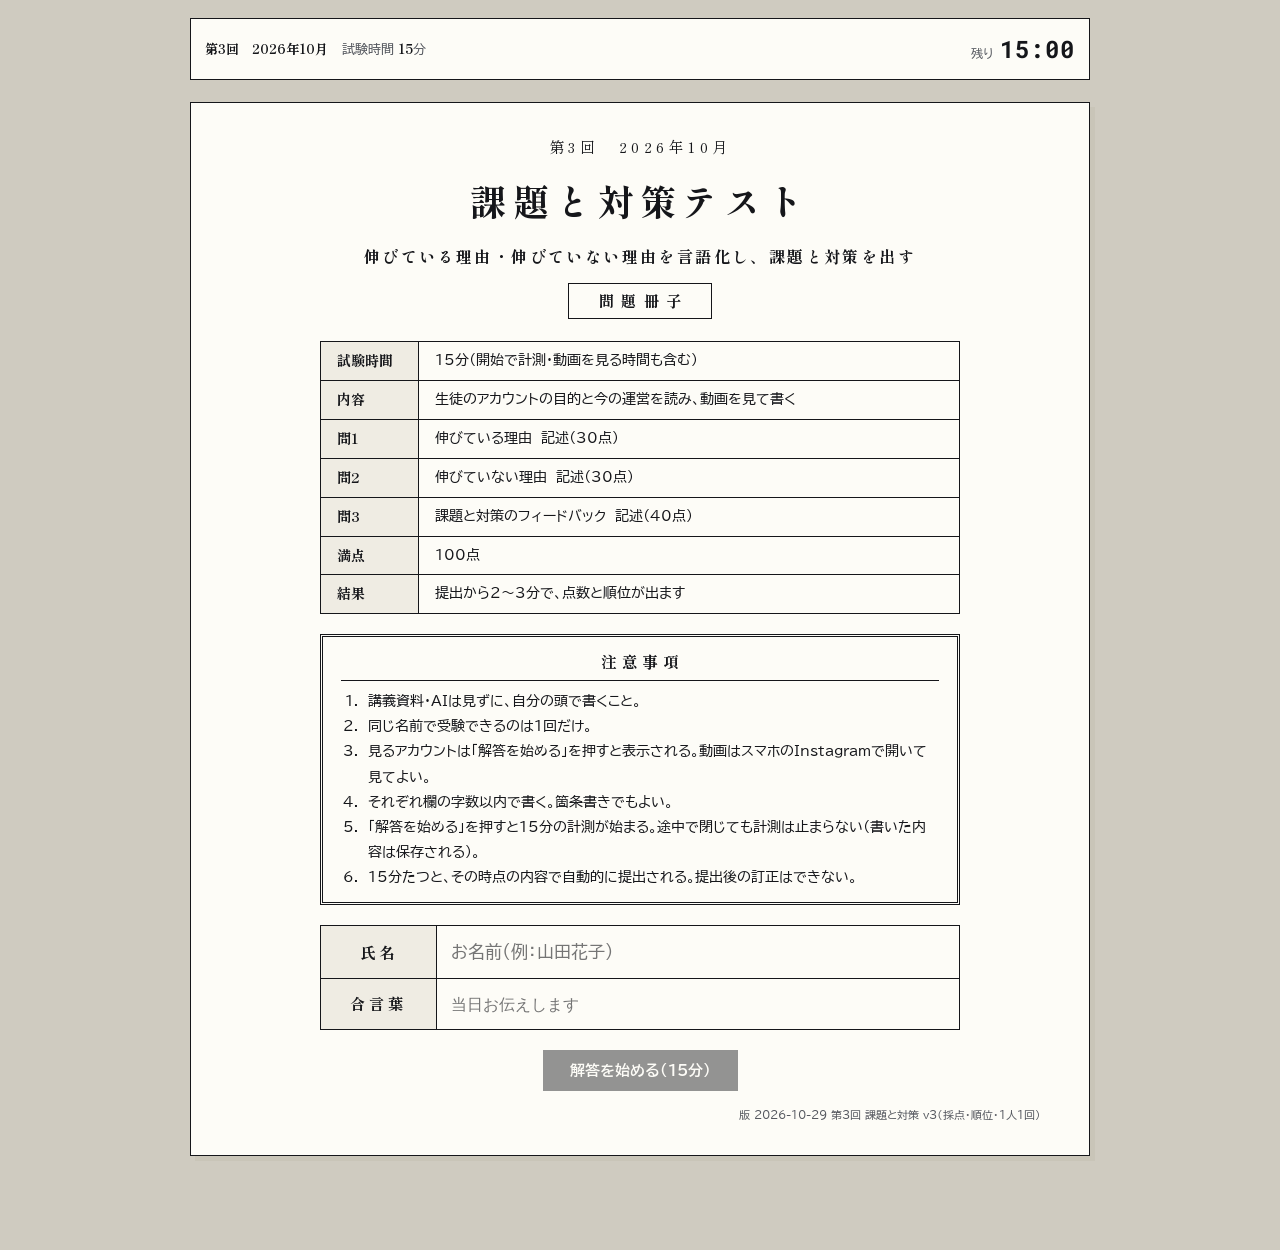
<file: k1/index.html>
<!doctype html>
<html lang="ja"><head><meta charset="utf-8"><meta name="viewport" content="width=device-width,initial-scale=1">
<title>HERO'ZZ 課題と対策テスト</title>
<link rel="preconnect" href="https://fonts.googleapis.com">
<link rel="stylesheet" href="https://fonts.googleapis.com/css2?family=BIZ+UDPGothic:wght@400;700&family=Yomogi&family=Shippori+Mincho:wght@600;800&family=Roboto+Mono:wght@500;700&display=swap">
<link rel="stylesheet" href="../style.css">
<style>
@media print{ body{background:#fff;padding:0} .bar-top,.noprint{display:none!important} .sheet{box-shadow:none;border:1px solid #000;margin:0 0 10px} }
#homeBtn{margin-left:12px;padding:3px 10px;font-size:12px}
.nw{display:inline-block;white-space:nowrap}
.cover .theme{font-family:var(--serif);font-weight:700;font-size:16px;letter-spacing:.15em;margin:8px 0 2px}
.cover table.spec{width:100%;max-width:640px}
.cover table.spec td:first-child{width:7em}
.formbox{max-width:640px;margin:20px auto 0;border:1.5px solid var(--ink);text-align:left}
.frow{display:grid;grid-template-columns:7.5em minmax(0,1fr)}
.frow+.frow{border-top:1px solid var(--ink)}
.frow label{display:flex;align-items:center;justify-content:center;padding:10px 8px;font-weight:700;font-family:var(--serif);background:var(--fill);border-right:1.5px solid var(--ink);white-space:nowrap;letter-spacing:.2em}
.frow input{width:100%;min-width:0;border:0;border-radius:0;font-size:17px;padding:10px 14px;background:var(--paper);font-family:var(--sans)}
.frow input#pw{font-family:var(--mono);font-size:16px}
@media (max-width:480px){.frow{grid-template-columns:6em minmax(0,1fr)}.frow label{font-size:13px;letter-spacing:.08em;padding:10px 4px}}
/* 問題：見るアカウント */
.acct{display:grid;grid-template-columns:minmax(0,1fr) auto;gap:10px 16px;align-items:center;margin:14px 0 0;padding:14px 16px;border:1.5px solid var(--ink);background:var(--fill)}
.acct .who{min-width:0}
.acct .who b{display:block;font-size:17px;font-family:var(--serif)}
.acct .who span{font-family:var(--mono);font-size:14px;color:var(--muted)}
.acct .btn{text-decoration:none;white-space:nowrap}
@media (max-width:520px){.acct{grid-template-columns:minmax(0,1fr)}.acct .btn{text-align:center}}
.acct .who a.url{display:block;margin-top:4px;font-family:var(--mono);font-size:13.5px;color:var(--blue);word-break:break-all}
.task{font-family:var(--serif);font-weight:700;font-size:18px;line-height:1.8;margin:18px 0 0;white-space:pre-wrap}
.issues{margin:16px 0 0;border:1.5px solid var(--ink);padding:10px 16px 12px}
.issues-h{font-family:var(--serif);font-weight:800;font-size:15px;letter-spacing:.1em;border-bottom:1px solid var(--ink);padding-bottom:4px;margin-bottom:6px}
.issues ul{margin:0;padding-left:1.4em;font-size:16px;line-height:1.9;font-weight:700}
/* 解答欄 */
.field{margin:22px 0 0}
.field-h{display:flex;gap:12px;align-items:baseline;flex-wrap:wrap}
.field-h .lbl{font-family:var(--serif);font-weight:800;font-size:17px;border:1.5px solid var(--ink);padding:2px 14px;letter-spacing:.2em}
.field-h .guide{font-size:14.5px;line-height:1.7;flex:1 1 18em;min-width:0;font-family:var(--sans)}
.field textarea{display:block;width:100%;min-height:200px;margin-top:8px;font-size:16px;line-height:28px;background-origin:content-box;background-clip:content-box;background-attachment:local}
.field .ans-text{margin-top:8px;padding:10px 14px;border:1px solid var(--ink);white-space:pre-wrap;font-size:15px;line-height:1.8;min-height:3em}
.sentok{display:flex;gap:8px;align-items:center;font-weight:700;color:var(--ok);margin:10px 0 0}
.done-h{font-family:var(--serif);font-weight:800;font-size:24px;margin:0 0 6px;letter-spacing:.1em}
.rank-me{font-size:20px;font-weight:700;margin:12px 0 4px}
.rank-me b{font-family:var(--pen);color:var(--red);font-size:34px;margin:0 4px}
#scoreSec table.rank{margin-top:16px}
.rank-upd{font-size:12px;color:var(--muted);margin-top:8px;text-align:right}
</style>
</head><body>
<div class="wrap">
  <div class="bar-top">
    <div class="strip">
      <div class="meta"><span><b id="kai"></b></span><span>試験時間 <b id="lim">15</b>分</span><button class="btn ghost sm noprint" id="homeBtn" hidden>表紙に戻る</button></div>
      <div class="timer" id="timer"><small>残り</small>15:00</div>
    </div>
    <div class="progress" id="progWrap" hidden><i id="progBar"></i></div>
  </div>
  <div id="banner"></div>
  <main id="view"></main>
</div>

<script>
/* ============ 設定（config.json）と問題（items.enc.json＝合言葉で復号） ============
   記述テスト（第3回）。提出はGoogleフォーム（round:"k1"）→ GASが「第3回 回答一覧」に1人1行で書く →
   Macの同期（sync.py）が Claude で採点して点数を書き、rank.enc.json（点数と順位）を公開 → このページが読んで表示する。
   模範解答・講評はページに出さない。同じ名前で受けられるのは1回だけ（taken.json＝受験済みの名前のハッシュ）。 */
let CFG = {round:"",limitMin:15,closed:false,form:{postUrl:"",entryName:"",entryData:""}};
let Q = null;
const BUILD = "2026-10-29 第3回 課題と対策 v3（採点・順位・1人1回）";
const PARAMS = new URLSearchParams(location.search);
const isAdminName = n => { const v=String(n||"").normalize("NFKC").toLowerCase().replace(/[\s　（）()]/g,""); return !!v && (CFG.adminNames||[]).some(a=>String(a).normalize("NFKC").toLowerCase().replace(/[\s　（）()]/g,"")===v); };
const isTestRun = () => !!S.draft.test || isAdminName(S.draft.name);

/* ============ ユーティリティ ============ */
const $ = (s, el=document) => el.querySelector(s);
const h = (tag, attrs={}, ...kids) => {
  const el = document.createElement(tag);
  for (const [k,v] of Object.entries(attrs)) { if (v == null || v === false) continue; if (k === "class") el.className = v; else if (k.startsWith("on")) el.addEventListener(k.slice(2), v); else el.setAttribute(k, v === true ? "" : v); }
  for (const c of kids.flat()) if (c != null && c !== false) el.append(c.nodeType ? c : document.createTextNode(String(c)));
  return el;
};
const fmt = ms => { const t=Math.max(0,Math.ceil(ms/1000)); return String(Math.floor(t/60)).padStart(2,"0")+":"+String(t%60).padStart(2,"0"); };
const len = s => [...(s||"")].length;
const fromB64 = s => Uint8Array.from(atob(s),c=>c.charCodeAt(0));
async function decryptItems(pw){
  const blob=await (await fetch("items.enc.json?v="+Date.now())).json();
  const km=await crypto.subtle.importKey("raw",new TextEncoder().encode(pw),"PBKDF2",false,["deriveKey"]);
  const key=await crypto.subtle.deriveKey({name:"PBKDF2",salt:fromB64(blob.s),iterations:100000,hash:"SHA-256"},km,{name:"AES-GCM",length:256},false,["decrypt"]);
  const pt=await crypto.subtle.decrypt({name:"AES-GCM",iv:fromB64(blob.iv)},key,fromB64(blob.d));
  return JSON.parse(new TextDecoder().decode(pt));
}

/* ============ 状態（この端末だけ） ============ */
const DKEY="herozz-kadai-k1";
const S={ draft:{name:"",startedAt:null,parts:{},test:PARAMS.get("test")==="1"}, rec:null, busy:false, err:"", pw:"" };
function loadDraft(){ try{ const d=JSON.parse(localStorage.getItem(DKEY)||"null"); if(d) S.draft={...S.draft,...d}; S.pw=localStorage.getItem(DKEY+"-pw")||""; }catch(e){} }
function savePw(){ try{ localStorage.setItem(DKEY+"-pw",S.pw); }catch(e){} }
let lsT; function saveDraft(){ clearTimeout(lsT); lsT=setTimeout(()=>{try{localStorage.setItem(DKEY,JSON.stringify(S.draft))}catch(e){}},200); }

/* ============ タイマー ============ */
function remaining(){ if(!S.draft.startedAt) return CFG.limitMin*60000; return CFG.limitMin*60000-(Date.now()-Date.parse(S.draft.startedAt)); }
setInterval(()=>{ const el=$("#timer");
  if(S.rec){ el.replaceChildren(h("small",{},"所要"),fmt(Date.parse(S.rec.submittedAt)-Date.parse(S.rec.startedAt))); el.classList.remove("low"); return; }
  const ms=remaining(); el.replaceChildren(h("small",{},"残り"),fmt(ms)); el.classList.toggle("low",!!S.draft.startedAt&&ms<3*60000);
  if(S.draft.startedAt&&Q&&ms<=0&&!S.busy) submit(true);
},500);

/* ============ 描画 ============ */
function render(){
  $("#kai").textContent=CFG.round; $("#lim").textContent=CFG.limitMin;
  const hb=$("#homeBtn"); hb.hidden=!(S.rec||(S.draft.startedAt&&Q&&isTestRun())); hb.onclick=goHome;
  const b=$("#banner"); b.replaceChildren(); if(S.err) b.append(h("div",{class:"banner err"},S.err));
  const v=$("#view"); v.replaceChildren(); $("#progWrap").hidden=true;
  if(S.rec) return renderResult(v,S.rec);
  if(S.draft.startedAt&&Q) return renderTest(v);
  renderCover(v);
}
function renderCover(v){
  const resume=!!S.draft.startedAt, ms=Math.max(0,remaining());
  const startedStr=resume?new Date(S.draft.startedAt).toLocaleTimeString("ja-JP",{hour:"2-digit",minute:"2-digit"}):"";
  v.append(h("section",{class:"sheet cover"},
    h("div",{class:"kai"},CFG.round),
    h("h1",{},h("span",{class:"nw"},"課題と対策"),h("wbr"),h("span",{class:"nw"},"テスト")),h("div",{class:"theme"},"伸びている理由・伸びていない理由を言語化し、課題と対策を出す"),
    h("div",{class:"booklet"},"問題冊子"),
    h("table",{class:"spec"},h("tbody",{},
      h("tr",{},h("td",{},"試験時間"),h("td",{},`${CFG.limitMin}分（開始で計測・動画を見る時間も含む）`)),
      h("tr",{},h("td",{},"内容"),h("td",{},"生徒のアカウントの目的と今の運営を読み、動画を見て書く")),
      h("tr",{},h("td",{},"問1"),h("td",{},"伸びている理由　記述（30点）")),
      h("tr",{},h("td",{},"問2"),h("td",{},"伸びていない理由　記述（30点）")),
      h("tr",{},h("td",{},"問3"),h("td",{},"課題と対策のフィードバック　記述（40点）")),
      h("tr",{},h("td",{},"満点"),h("td",{},"100点")),
      h("tr",{},h("td",{},"結果"),h("td",{},"提出から2〜3分で、点数と順位が出ます")),
      isTestRun()?h("tr",{},h("td",{},"受験の扱い"),h("td",{},"テスト受験（管理者）")):null)),
    h("div",{class:"notice"},h("div",{class:"notice-h"},"注意事項"),h("ol",{class:"rules"},
      h("li",{},"講義資料・AIは見ずに、自分の頭で書くこと。"),
      h("li",{},"同じ名前で受験できるのは1回だけ。"),
      h("li",{},"見るアカウントは「解答を始める」を押すと表示される。動画はスマホのInstagramで開いて見てよい。"),
      h("li",{},"それぞれ欄の字数以内で書く。箇条書きでもよい。"),
      h("li",{},`「解答を始める」を押すと${CFG.limitMin}分の計測が始まる。途中で閉じても計測は止まらない（書いた内容は保存される）。`),
      h("li",{},`${CFG.limitMin}分たつと、その時点の内容で自動的に提出される。提出後の訂正はできない。`))),
    CFG.closed?h("div",{class:"banner err",style:"max-width:640px;margin:20px auto 0"},"このテストの受付は終了しました。"):null,
    resume?h("div",{class:"banner warn",style:"text-align:left;max-width:640px;margin:20px auto 0"},
      ms>0?`${S.draft.name||"あなた"}さんの受験中の答案があります（${startedStr} 開始・残り ${fmt(ms)}）。時間は止まっていません。合言葉を入れて「続きから再開する」を押してください。`
          :`試験時間が終了しています。合言葉を入れて押すと、保存されている内容でそのまま提出されます。`):null,
    h("div",{class:"formbox"},
      h("div",{class:"frow"},h("label",{for:"nm"},"氏名"),
        h("input",{type:"text",id:"nm",value:S.draft.name,autocomplete:"name",placeholder:"お名前（例：山田花子）",disabled:resume,oninput:e=>{S.draft.name=e.target.value;saveDraft();$("#go").disabled=!canStart();$("#adminNote").hidden=!isTestRun();}})),
      h("div",{class:"frow"},h("label",{for:"pw"},"合言葉"),
        h("input",{type:"text",id:"pw",value:S.pw,autocomplete:"off",autocapitalize:"off",placeholder:"当日お伝えします",oninput:e=>{S.pw=e.target.value.trim();$("#go").disabled=!canStart()}}))),
    h("p",{class:"note",id:"adminNote",hidden:!isTestRun(),style:"max-width:640px;margin:6px auto 0;text-align:left"},"管理者として登録されています。テスト受験（何回でも受けられる・スプシに「テスト」と付く）になります。"),
    h("div",{class:"center",style:"margin-top:20px"},
      h("button",{class:"btn red",id:"go",disabled:!canStart(),onclick:start},S.busy?"問題を開いています…":resume?(ms>0?"続きから再開する":"保存した内容で提出する"):`解答を始める（${CFG.limitMin}分）`)),
    h("div",{class:"note",style:"text-align:right;margin-top:14px;font-size:11px"},"版 "+BUILD)
  ));
}
const canStart=()=>S.draft.name.trim()&&S.pw&&!S.busy&&(!CFG.closed||!!S.draft.startedAt);
async function start(){
  S.busy=true; S.err=""; render();
  try{ Q=await decryptItems(S.pw); }catch(e){ S.busy=false; S.err="合言葉が違います。"; render(); return; }
  savePw();
  if(!S.draft.startedAt){
    if(!isTestRun() && await nameTaken(S.draft.name)){ S.busy=false; S.err="この名前ではすでに受験済みです（同じ名前で受けられるのは1回だけです）。"; render(); return; }
    S.draft.startedAt=new Date().toISOString(); saveDraft(); }
  S.busy=false; render(); scrollTo(0,0);
}
/* 同じ名前で1回だけ：受験済みの名前のハッシュ（taken.json・同期が更新）と照らす。名前は空白・括弧・全角半角を無視 */
const normName = s => String(s||"").normalize("NFKC").toLowerCase().replace(/[\s　「」『』()（）・,，、。.＝=]/g,"");
async function sha256hex(s){ const b=await crypto.subtle.digest("SHA-256",new TextEncoder().encode(s)); return [...new Uint8Array(b)].map(x=>x.toString(16).padStart(2,"0")).join(""); }
async function nameTaken(name){ try{ const j=await (await fetch("taken.json?v="+Date.now())).json(); return (j.h||[]).includes(await sha256hex((j.salt||"")+normName(name))); }catch(e){ return false; } }

/* ============ 点数と順位（rank.enc.json＝同期が採点後に公開・合言葉で復号）。点数も順位もこの1ファイルから出すので、ずれない ============ */
async function loadRank(){ if(!S.pw) return; try{ const blob=await (await fetch("rank.enc.json?v="+Date.now(),{cache:"no-store"})).json();
  const km=await crypto.subtle.importKey("raw",new TextEncoder().encode(S.pw),"PBKDF2",false,["deriveKey"]);
  const key=await crypto.subtle.deriveKey({name:"PBKDF2",salt:fromB64(blob.s),iterations:100000,hash:"SHA-256"},km,{name:"AES-GCM",length:256},false,["decrypt"]);
  S.rank=JSON.parse(new TextDecoder().decode(await crypto.subtle.decrypt({name:"AES-GCM",iv:fromB64(blob.iv)},key,fromB64(blob.d)))); }catch(e){} }
const n1 = x => x==null ? "―" : String(Math.round(x*10)/10);
function bar(l,v,max){ return h("div",{class:"bar"},h("span",{},l),h("div",{class:"t"},h("i",{style:`width:${max&&v!=null?v/max*100:0}%;background:var(--ink)`})),h("span",{class:"v"},`${n1(v)}/${max}`)); }
function scoreSection(rec){
  const x=S.rank&&S.rank.scores&&S.rank.scores[rec.id];
  const sec=h("section",{class:"sheet",id:"scoreSec"},h("h2",{class:"part"},h("span",{class:"bigq"},"結果"),h("span",{class:"pts"},"（100点満点）")));
  if(!x){ sec.append(h("p",{class:"note",style:"font-size:15px"},h("span",{class:"pill wait"},"採点中"),"　記述を採点しています。2〜3分で点数と順位が出ます（この画面は自動で更新されます）。")); return sec; }
  if(x.st==="無効"){ sec.append(h("div",{class:"banner warn"},"この名前ではすでに受験済みのため、この答案は採点・順位の対象外です。")); return sec; }
  const rows=S.rank.rows||[], me=rows.find(r=>r[3]===rec.id);
  sec.append(h("div",{class:"result"},
    h("div",{class:"stamp"},h("div",{class:"center"},h("b",{},n1(x.t)),h("span",{},"点 / 100"))),
    h("div",{},h("div",{class:"bars"},(Q?Q.questions:[{no:1,pts:30},{no:2,pts:30},{no:3,pts:40}]).map((q,i)=>bar(`問${q.no}`,(x.q||[])[i],q.pts))),
      rec.test?h("p",{class:"note"},"テスト受験（管理者）は順位に入りません。")
        :me?h("p",{class:"rank-me"},"あなたは",h("b",{},String(me[0])),`位／${rows.length}人中`):h("p",{class:"note"},"順位を集計しています。"))));
  if(rows.length) sec.append(h("table",{class:"rank"},h("thead",{},h("tr",{},h("th",{class:"n"},"順位"),h("th",{},"氏名"),h("th",{class:"n"},"点数"))),
    h("tbody",{},rows.map(r=>h("tr",{class:r[3]===rec.id?"me":null},h("td",{class:"n"},r[0]+"位"),h("td",{},r[1]),h("td",{class:"n"},n1(r[2])))))));
  if(S.rank.updated) sec.append(h("div",{class:"rank-upd"},"更新 "+new Date(S.rank.updated).toLocaleTimeString("ja-JP",{hour:"2-digit",minute:"2-digit"})+"（自動で更新されます）"));
  return sec;
}
setInterval(async()=>{ if(!S.rec||!S.pw) return; const before=JSON.stringify(S.rank); await loadRank();
  if(JSON.stringify(S.rank)!==before){ const old=$("#scoreSec"); if(old) old.replaceWith(scoreSection(S.rec)); } },12000);
/* 設問は Q.questions（問1・問2…）。各設問の記入欄 parts をまとめて扱う */
const allParts = () => Q.questions.flatMap(q=>q.parts);
function updateProgress(){ const ps=allParts(), n=ps.filter(p=>len((S.draft.parts[p.key]||"").trim())>=10).length; $("#progWrap").hidden=false; $("#progBar").style.width=(n/ps.length*100)+"%";
  const st=$("#subNote"); if(st) st.textContent=n<ps.length?`まだ書いていない欄が ${ps.length-n} つあります。`:"すべての欄が書けています。"; }
const linkBox = (title,sub,url) => h("div",{class:"acct"},h("div",{class:"who"},h("b",{},title),sub?h("span",{},sub):null,h("a",{class:"url",href:url,target:"_blank",rel:"noopener"},url)),
  h("a",{class:"btn ghost sm noprint",href:url,target:"_blank",rel:"noopener"},"Instagramで開く ↗"));
function premiseBlock(){
  const a=Q.account;
  return h("section",{class:"sheet"},h("h2",{class:"part"},h("span",{class:"bigq"},"前提"),h("span",{class:"pts"},"（全問共通）")),
    linkBox(a.name,a.handle,a.url),
    h("p",{class:"task"},Q.task),
    Q.issues?h("div",{class:"issues"},h("div",{class:"issues-h"},"生徒から上がってきている問題"),h("ul",{},Q.issues.map(x=>h("li",{},x)))):null,
    Q.ask?h("p",{class:"task"},Q.ask):null);
}
/* mode="test"＝記入欄／"result"＝提出した答案 */
function questionSheet(q,mode,rec){
  const sec=h("section",{class:"sheet"},h("h2",{class:"part"},h("span",{class:"bigq"},`問${q.no}`),h("span",{class:"pts"},`${q.title}（配点 ${q.pts}）`)),
    q.link?linkBox(q.link.label,null,q.link.url):null, h("p",{class:"task"},q.stem));
  for(const p of q.parts){
    if(mode==="result"){ sec.append(h("div",{class:"field"},h("div",{class:"field-h"},h("span",{class:"lbl"},p.label)),h("div",{class:"ans-text"},(rec.parts||{})[p.key]||"（未記入）"))); continue; }
    const c=h("div",{class:"count"});
    const ta=h("textarea",{id:"ta_"+p.key,maxlength:String(p.max),placeholder:p.placeholder||"",oninput:ev=>{S.draft.parts[p.key]=ev.target.value;paint();saveDraft();updateProgress()}},S.draft.parts[p.key]||"");
    const paint=()=>{const n=len(ta.value);c.textContent=`${n} / ${p.max}字`;c.classList.toggle("over",n>p.max)}; paint();
    sec.append(h("div",{class:"field"},h("div",{class:"field-h"},h("span",{class:"lbl"},p.label),h("span",{class:"guide"},p.guide)),ta,c));
  }
  return sec;
}
function renderTest(v){
  v.append(premiseBlock(), ...Q.questions.map(q=>questionSheet(q,"test")));
  v.append(h("section",{class:"sheet center noprint"},h("p",{class:"note",id:"subNote"}),h("button",{class:"btn red",id:"submit",disabled:S.busy,onclick:()=>{ if(confirm("提出します。提出後の訂正はできません。よろしいですか？")) submit(false); }},S.busy?"提出しています…":"答案を提出する")));
  updateProgress();
}

/* ============ 提出：Googleフォームへ送信（ログイン不要） ============ */
async function sendToForm(rec){
  if(!CFG.form.postUrl) throw new Error("送信先が未設定");
  const fd=new FormData(); fd.append(CFG.form.entryName,rec.name);
  fd.append(CFG.form.entryData,JSON.stringify({round:"k1",id:rec.id,name:rec.name,startedAt:rec.startedAt,submittedAt:rec.submittedAt,parts:rec.parts,auto:rec.auto,test:rec.test}));
  await fetch(CFG.form.postUrl,{method:"POST",mode:"no-cors",body:fd});
}
async function submit(auto){
  if(S.busy||!S.draft.startedAt||!Q) return;
  S.busy=true; render();
  const parts={}; for(const p of allParts()) parts[p.key]=[...(S.draft.parts[p.key]||"")].slice(0,p.max).join("");
  const rec={id:Math.random().toString(36).slice(2,12),name:S.draft.name.trim(),startedAt:S.draft.startedAt,submittedAt:new Date(Math.min(Date.now(),Date.parse(S.draft.startedAt)+CFG.limitMin*60000)).toISOString(),parts,auto:!!auto,test:isTestRun()};
  let sent=true; try{ await sendToForm(rec); }catch(e){ sent=false; }
  rec.sent=sent; S.rec=rec;
  try{ if(rec.test) localStorage.removeItem(DKEY+"-rec"); else localStorage.setItem(DKEY+"-rec",JSON.stringify(rec)); localStorage.removeItem(DKEY); }catch(e){}
  S.draft={name:rec.name,startedAt:null,parts:{},test:S.draft.test};
  S.busy=false; S.err=sent?"":"送信に失敗しました（電波を確認して「もう一度送る」を押してください）。"; render(); scrollTo(0,0);
}
function renderResult(v,rec){
  v.append(h("section",{class:"sheet"},
    h("p",{class:"done-h"},rec.auto?"時間切れで提出しました":"提出しました"),
    h("p",{style:"margin:0;font-weight:700"},`${rec.name} さん　${new Date(rec.submittedAt).toLocaleString("ja-JP")}`),
    rec.test?h("div",{class:"banner warn"},"テスト受験です（スプシに「テスト」と付いて保存されます）。"):null,
    rec.sent!==false?h("p",{class:"sentok"},"✓ 答案は送信されました。点数と順位は、この下に出ます。"):null,
    h("div",{class:"noprint"},
      rec.sent===false?h("div",{class:"row",style:"margin-top:8px"},h("button",{class:"btn sm",onclick:async ev=>{const b=ev.currentTarget;b.disabled=true;b.textContent="送っています…";try{await sendToForm(rec);rec.sent=true;S.err="";try{if(!rec.test)localStorage.setItem(DKEY+"-rec",JSON.stringify(rec));}catch(x){}render();}catch(e){b.disabled=false;b.textContent="もう一度送る";}}},"もう一度送る")):null,
      h("div",{class:"row",style:"margin-top:10px"},h("button",{class:"btn ghost sm",onclick:()=>window.print()},"印刷／PDFに保存")),
      h("p",{class:"note",style:"margin:14px 0 0"},h("a",{href:"#",style:"color:var(--muted)",onclick:e=>{e.preventDefault(); if(!confirm("この端末に保存された答案を消して、表紙に戻ります。送信済みの答案は消えません。よろしいですか？")) return;
        try{ localStorage.removeItem(DKEY+"-rec"); localStorage.removeItem(DKEY); }catch(x){} S.rec=null; S.err=""; S.draft={name:"",startedAt:null,parts:{},test:PARAMS.get("test")==="1"}; render(); scrollTo(0,0);}},"この端末で別の人が受験する")))));
  v.append(scoreSection(rec));
  if(Q) v.append(premiseBlock(), ...Q.questions.map(q=>questionSheet(q,"result",rec)));
  else { const sec=h("section",{class:"sheet"}); for(const [k,t] of Object.entries(rec.parts||{})) sec.append(h("div",{class:"field"},h("div",{class:"ans-text"},t||"（未記入）"))); v.append(sec); }
}
function goHome(){
  if(S.draft.startedAt&&!S.rec&&!confirm("表紙に戻ります。書いた内容は消え、タイマーは"+CFG.limitMin+"分に戻ります。よろしいですか？")) return;
  try{ localStorage.removeItem(DKEY); if(!S.rec||S.rec.test) localStorage.removeItem(DKEY+"-rec"); }catch(e){}
  S.draft={name:S.draft.name||(S.rec&&S.rec.name)||"",startedAt:null,parts:{},test:PARAMS.get("test")==="1"};
  S.rec=null; S.err=""; render(); scrollTo(0,0);
}

/* ============ 起動 ============ */
(async()=>{
  loadDraft();
  try{ CFG={...CFG,...(await (await fetch("config.json?v="+Date.now())).json())}; }catch(e){}
  /* 時間切れなのに何も書いていない下書き（開いただけで放置）は捨てる */
  if(S.draft.startedAt && remaining()<=0 && !Object.values(S.draft.parts||{}).some(v=>v&&String(v).trim())){
    S.draft={name:S.draft.name,startedAt:null,parts:{},test:S.draft.test}; try{ localStorage.removeItem(DKEY); }catch(e){}
  }
  if(S.pw){ try{ Q=await decryptItems(S.pw); }catch(e){ Q=null; } }
  if(!S.draft.startedAt){ try{ const rec=JSON.parse(localStorage.getItem(DKEY+"-rec")||"null"); if(rec&&rec.submittedAt&&!rec.test) S.rec=rec; }catch(e){} }
  if(S.rec) await loadRank();
  render();
  setInterval(async()=>{ try{ const c=await (await fetch("config.json?v="+Date.now())).json(); const was=CFG.closed; CFG={...CFG,...c};
    if(CFG.closed&&S.draft.startedAt&&Q&&!S.busy&&!S.rec){ S.err="管理者が受付を止めました。ここまでの内容で提出しました。"; submit(true); }
    else if(CFG.closed!==was&&!S.draft.startedAt&&!S.rec) render(); }catch(e){} },30000);
})();
</script>
</body></html>
</file>
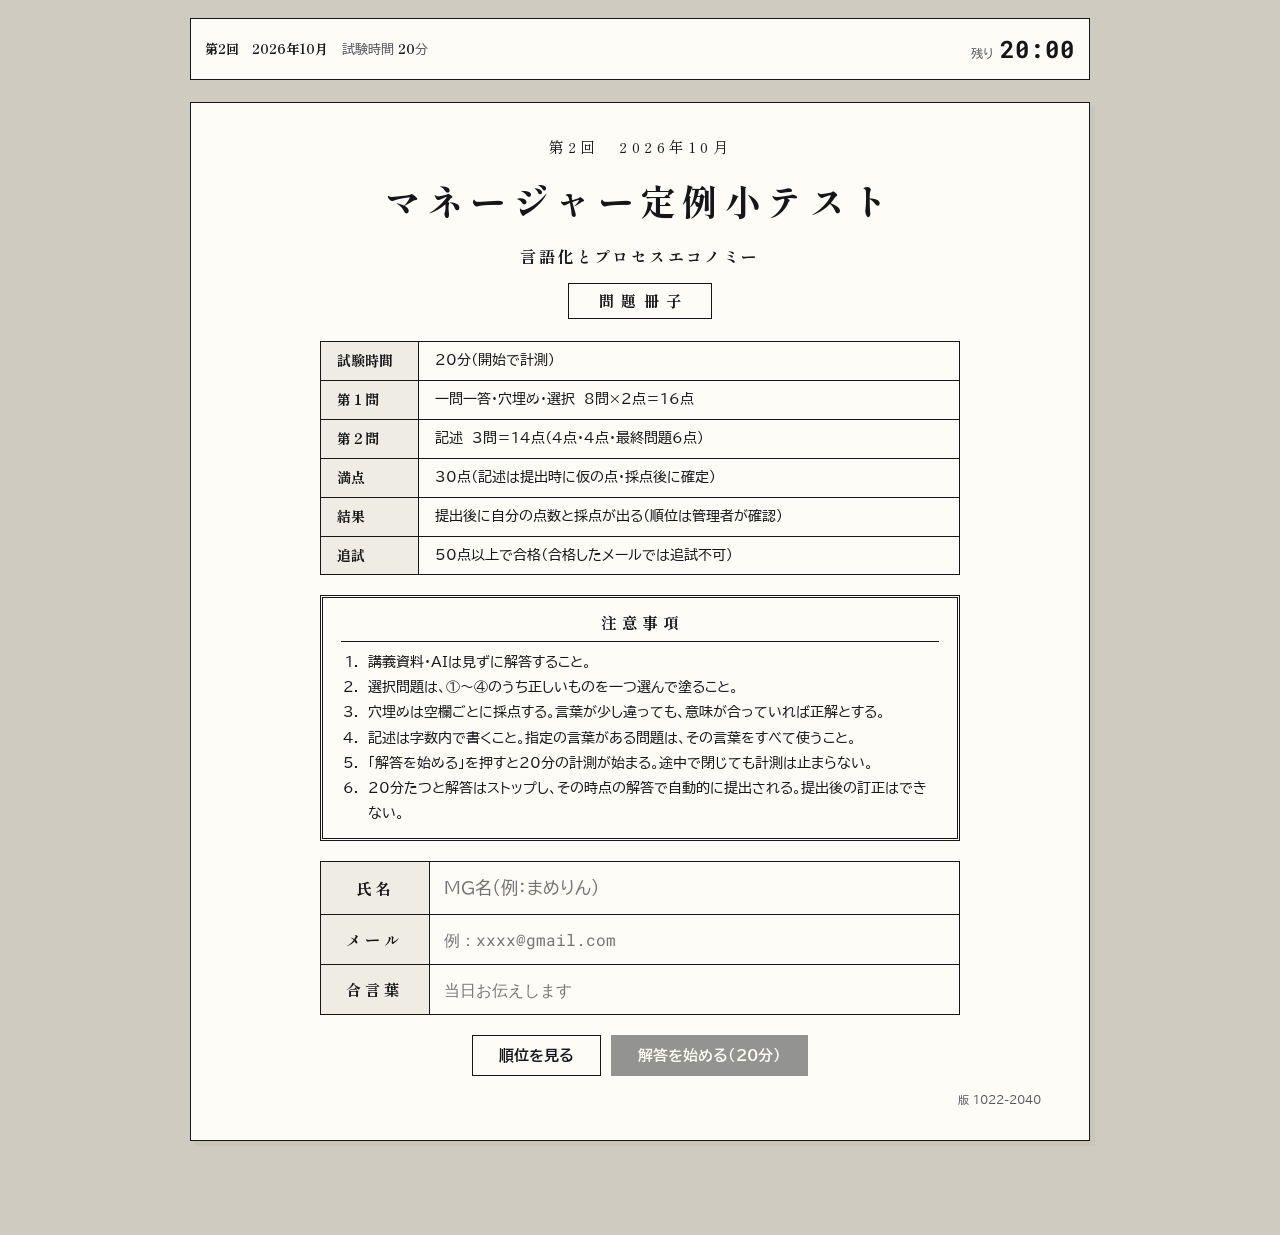
<file: r2/index.html>
<!doctype html>
<html lang="ja"><head><meta charset="utf-8"><meta name="viewport" content="width=device-width,initial-scale=1">
<title>HERO'ZZ MG定例 小テスト 第2回</title>
<link rel="preconnect" href="https://fonts.googleapis.com">
<link rel="stylesheet" href="https://fonts.googleapis.com/css2?family=BIZ+UDPGothic:wght@400;700&family=Yomogi&family=Shippori+Mincho:wght@600;800&family=Roboto+Mono:wght@500;700&display=swap">
<link rel="stylesheet" href="../style.css">
<style>
@media print{ body{background:#fff;padding:0} .bar-top,.noprint{display:none!important} .sheet{box-shadow:none;border:1px solid #000;margin:0 0 10px} .q{break-inside:avoid} .result{break-inside:avoid} }
.linkbox{font-family:var(--mono);font-size:12px;word-break:break-all;background:var(--fill);border:1px solid var(--rule-soft);padding:8px 10px;margin-top:8px}
.pill.kw{background:var(--warn-soft);color:var(--warn)}
.stem .blank{display:inline-block;white-space:nowrap;min-width:3.4em;text-align:center;border:1.5px solid var(--ink);padding:0 .4em;margin:0 .2em;line-height:1.5;font-weight:700}
.stem{line-height:2}
#homeBtn{margin-left:12px;padding:3px 10px;font-size:12px}
textarea{background-origin:content-box;background-clip:content-box;background-attachment:local}  /* 罫線を文字の下にそろえる（文字に線が重ならない） */
.rank-me{font-size:20px;font-weight:700;margin:4px 0 12px}
.rank-me b{font-family:var(--pen);color:var(--red);font-size:34px;margin:0 4px}
table.rank{width:100%;border-collapse:collapse;font-size:15px}
table.rank th,table.rank td{border-bottom:1px solid var(--rule-soft);padding:7px 10px;text-align:left}
table.rank th{border-bottom:1.5px solid var(--ink);font-family:var(--serif)}
table.rank td.n,table.rank th.n{text-align:right;width:5em;font-family:var(--mono)}
table.rank tr.me td{background:var(--red-soft);font-weight:700}
table.rank td.mv{white-space:nowrap;font-weight:700;color:var(--muted)}
table.rank td.mv.up{color:#2E7D32}
table.rank td.mv.down{color:var(--red)}
@media (max-width:520px){table.rank{font-size:13px}table.rank th,table.rank td{padding:6px 5px}table.rank td.n,table.rank th.n{width:auto}}
.rank-upd{font-size:12px;color:var(--muted);margin-top:8px;text-align:right}
.nw{display:inline-block;white-space:nowrap}
.cover .theme{font-family:var(--serif);font-weight:700;font-size:16px;letter-spacing:.15em;margin:8px 0 2px}
.formbox{max-width:640px;margin:20px auto 0;border:1.5px solid var(--ink);text-align:left}
.frow{display:grid;grid-template-columns:7em minmax(0,1fr)}
.frow+.frow{border-top:1px solid var(--ink)}
.frow label{display:flex;align-items:center;justify-content:center;padding:10px 8px;font-weight:700;font-family:var(--serif);background:var(--fill);border-right:1.5px solid var(--ink);white-space:nowrap;letter-spacing:.2em}
.frow input{width:100%;min-width:0;border:0;border-radius:0;font-size:17px;padding:10px 14px;background:var(--paper);font-family:var(--sans)}
.frow input#em,.frow input#pw{font-family:var(--mono);font-size:16px}
.cover table.spec{width:100%;max-width:640px}
.cover table.spec td:first-child{width:7em}
.sentok{display:flex;gap:8px;align-items:center;font-weight:700;color:var(--ok);margin:10px 0 0}
.passline{margin:10px 0 0;padding:8px 12px;border:1.5px solid var(--ink);font-weight:700;display:inline-block}
.passline.ok{border-color:var(--ok);color:var(--ok);background:var(--ok-soft)}
.passline.ng{border-color:var(--red);color:var(--red);background:var(--red-soft)}
.pwbox{display:grid;grid-template-columns:auto 1fr;border:1.5px solid var(--ink);margin:10px auto 0;max-width:640px;text-align:left}
.pwbox label{padding:10px 16px;font-weight:700;border-right:1.5px solid var(--ink);background:var(--fill);white-space:nowrap;letter-spacing:.2em}
.pwbox input{border:0;border-radius:0;font-size:18px;padding:10px 14px;background:var(--paper);font-family:var(--mono)}
</style>
</head><body>
<div class="wrap">
  <div class="bar-top">
    <div class="strip">
      <div class="meta"><span><b id="kai"></b></span><span>試験時間 <b id="lim">12</b>分</span><button class="btn ghost sm noprint" id="homeBtn" hidden>ホームに戻る</button></div>
      <div class="timer" id="timer"><small>残り</small>12:00</div>
    </div>
    <div class="progress" id="progWrap" hidden><i id="progBar"></i></div>
  </div>
  <div id="banner"></div>
  <main id="view"></main>
</div>

<script>
/* ============ 設定（config.json）と問題（items.enc.json＝合言葉で復号） ============ */
let CFG = {round:"第2回",limitMin:12,closed:false,showKey:false,form:{postUrl:"",entryName:"",entryData:""}};
let ITEMS = null;
const BUILD = "1022-2040";
/* 管理者（config.json の adminNames）が受験した場合はテスト受験＝順位に入れず、スプシの別タブに保存される */
const isAdminName = n => { const v=String(n||"").normalize("NFKC").toLowerCase().replace(/[\s　（）()]/g,""); return !!v && (CFG.adminNames||[]).some(a=>String(a).normalize("NFKC").toLowerCase().replace(/[\s　（）()]/g,"")===v); };
/* 管理者メール（config.json の adminEmails）は何回でも受けられる＝テスト受験（順位に入らない・合格済みチェックもしない） */
const isAdminEmail = e => { const v=String(e||"").normalize("NFKC").trim().toLowerCase(); return !!v && (CFG.adminEmails||[]).some(a=>String(a).trim().toLowerCase()===v); };
const isTestRun = () => !!S.draft.test || isAdminName(S.draft.name) || isAdminEmail(S.draft.email);  /* 表紙に出す版（古いキャッシュを見ているか判別用） */
const SECTIONS = { ichi:{label:"第１問",sub:"一問一答　言葉の定義・穴埋め・選択"}, sel:{label:"第２問",sub:"選択　MGとしてどう返す"}, essay:{label:"第２問",sub:"記述　台本を見る・言葉で説明する・提案する"} };
const AI_TYPES = new Set(["short","essay"]);
const PARAMS = new URLSearchParams(location.search);

/* ============ ユーティリティ ============ */
const $ = (s, el=document) => el.querySelector(s);
const h = (tag, attrs={}, ...kids) => {
  const el = document.createElement(tag);
  for (const [k,v] of Object.entries(attrs)) { if (v == null || v === false) continue; if (k === "class") el.className = v; else if (k.startsWith("on")) el.addEventListener(k.slice(2), v); else el.setAttribute(k, v === true ? "" : v); }
  for (const c of kids.flat()) if (c != null && c !== false) el.append(c.nodeType ? c : document.createTextNode(String(c)));
  return el;
};
function hash(s){let x=2166136261;for(const c of s){x^=c.charCodeAt(0);x=Math.imul(x,16777619)}return x>>>0}
function order(q){let a=hash(q.id)||1;const idx=q.ans.map((_,i)=>i);for(let i=idx.length-1;i>0;i--){a^=a<<13;a>>>=0;a^=a>>>17;a^=a<<5;a>>>=0;const j=a%(i+1);[idx[i],idx[j]]=[idx[j],idx[i]]}return idx}
const KANA="1234", CIRC="①②③④";
const rMax = q => q.rubric.reduce((a,b)=>a+b.p,0);
const secMax = s => ITEMS.filter(q=>q.s===s).reduce((a,q)=>a+q.pts,0);
const fmt = ms => { const t=Math.max(0,Math.ceil(ms/1000)); return String(Math.floor(t/60)).padStart(2,"0")+":"+String(t%60).padStart(2,"0"); };
const len = s => [...(s||"")].length;
const norm = s => String(s||"").normalize("NFKC").toLowerCase().replace(/[\s　「」『』()（）・,，、。.＝=]/g,"");
const hit = (input,variants) => { const v=norm(input).replace(/(倍|再生|回)$/,""); return !!v && variants.some(x=>{const n=norm(x); return /^[0-9]+$/.test(n)||n.length<=1 ? v===n : (v===n || v.includes(n));}); };
function fillRight(q,arr){ arr=arr||[]; if(q.anyOrder){ const used=new Set(); for(const a of arr){ const i=q.blanks.findIndex((b,k)=>!used.has(k)&&hit(a,b)); if(i>=0) used.add(i);} return used.size; } return q.blanks.filter((b,i)=>hit(arr[i],b)).length; }
const fillOk = (q,arr) => fillRight(q,arr)===q.blanks.length;
function kwItems(q,text){ const v=norm(text); return q.rubric.map(x=>x.kw&&v&&x.kw.every(g=>g.some(w=>v.includes(norm(w))))?x.p:0); }
function gradeRec(rec){ // スプレッドシート側（Apps Script）と同じ採点
  if(rec.fixedSc){ rec.sc=Object.assign({},rec.fixedSc,{pending:false}); rec.essayScores=rec.essayScores||{}; rec.status="確定"; return rec; } // 満点変更前の答案＝換算済みの点で固定
  const sc={ichi:0,sel:0,essay:0,total:0,pending:false}, scores=rec.essayScores||{};
  for(const q of ITEMS){ let pts=0;
    if(q.type==="mc") pts=(rec.answers||{})[q.id]===0?q.pts:0;
    else if(q.type==="fill"){ const a=(rec.answers||{})[q.id]; pts=(typeof a==="number")?(a===q.legacyMc?q.pts:0):q.pts*fillRight(q,a)/q.blanks.length; }
    else { let s=scores[q.id]; if(!s){ const k=kwItems(q,(rec.essays||{})[q.id]||""); s=scores[q.id]={items:k,score:k.reduce((a,b)=>a+b,0),comment:"",by:"kw"}; } if(s.by==="kw") sc.pending=true; pts=s.score/rMax(q)*q.pts; }
    sc[q.s]+=pts; }
  for(const k of ["ichi","sel","essay"]) sc[k]=Math.round(sc[k]*10)/10;
  sc.total=Math.round((sc.ichi+sc.sel+sc.essay)*10)/10; rec.essayScores=scores; rec.sc=sc; rec.status=sc.pending?"仮":"確定"; return rec;
}
const b64u = { enc:s=>btoa(String.fromCharCode(...new TextEncoder().encode(s))).replace(/\+/g,"-").replace(/\//g,"_").replace(/=+$/,""),
               dec:s=>new TextDecoder().decode(Uint8Array.from(atob(s.replace(/-/g,"+").replace(/_/g,"/")),c=>c.charCodeAt(0))) };
const fromB64 = s => Uint8Array.from(atob(s),c=>c.charCodeAt(0));
async function decryptItems(pw){ return decryptFile("items.enc.json",pw); }
async function decryptFile(name,pw){
  const blob=await (await fetch(name+"?v="+Date.now())).json();
  const km=await crypto.subtle.importKey("raw",new TextEncoder().encode(pw),"PBKDF2",false,["deriveKey"]);
  const key=await crypto.subtle.deriveKey({name:"PBKDF2",salt:fromB64(blob.s),iterations:100000,hash:"SHA-256"},km,{name:"AES-GCM",length:256},false,["decrypt"]);
  const pt=await crypto.subtle.decrypt({name:"AES-GCM",iv:fromB64(blob.iv)},key,fromB64(blob.d));
  return JSON.parse(new TextDecoder().decode(pt));
}

/* ============ メールと合格済みチェック（passed.json＝合格者のメールのハッシュ。スプシ側が更新する） ============ */
const normEmail = e => String(e||"").normalize("NFKC").trim().toLowerCase();
const emailOk = e => /^[^@\s]+@[^@\s]+\.[^@\s]+$/.test(normEmail(e));
const passPts = () => { const t=ITEMS?ITEMS.reduce((a,q)=>a+q.pts,0):(CFG.totalPts||22); return Math.ceil(t*(CFG.passRatio||0.5)*10)/10; };
async function sha256hex(s){ const b=await crypto.subtle.digest("SHA-256",new TextEncoder().encode(s)); return [...new Uint8Array(b)].map(x=>x.toString(16).padStart(2,"0")).join(""); }
async function alreadyPassed(email){ try{ const j=await (await fetch("passed.json?v="+Date.now())).json(); const hx=await sha256hex((j.salt||"")+normEmail(email)); return (j.h||[]).includes(hx); }catch(e){ return false; } }

/* ============ 状態（この端末だけ） ============ */
const DKEY="mgtest-pages-r2";
const S={ draft:{name:"",email:"",startedAt:null,answers:{},essays:{},test:PARAMS.get("test")==="1"}, rec:null, busy:false, err:"", pw:"" };
function loadDraft(){ try{ const d=JSON.parse(localStorage.getItem(DKEY)||"null"); if(d) S.draft={...S.draft,...d}; S.pw=localStorage.getItem(DKEY+"-pw")||sessionStorage.getItem(DKEY+"-pw")||""; }catch(e){} }
function savePw(){ try{ localStorage.setItem(DKEY+"-pw",S.pw); sessionStorage.setItem(DKEY+"-pw",S.pw); }catch(e){} }
let lsT; function saveDraft(){ clearTimeout(lsT); lsT=setTimeout(()=>{try{localStorage.setItem(DKEY,JSON.stringify(S.draft))}catch(e){}},200); }

/* ============ タイマー ============ */
function remaining(){ if(!S.draft.startedAt) return CFG.limitMin*60000; return CFG.limitMin*60000-(Date.now()-Date.parse(S.draft.startedAt)); }
setInterval(()=>{ const el=$("#timer");
  if(S.rec){ el.replaceChildren(h("small",{},"所要"),fmt(Date.parse(S.rec.submittedAt)-Date.parse(S.rec.startedAt))); el.classList.remove("low"); return; }
  const ms=remaining(); el.replaceChildren(h("small",{},"残り"),fmt(ms)); el.classList.toggle("low",!!S.draft.startedAt&&ms<3*60000);
  if(S.draft.startedAt&&ITEMS&&ms<=0&&!S.busy) submit(true);
},500);

/* ============ 描画 ============ */
function render(){
  $("#kai").textContent=CFG.round; $("#lim").textContent=CFG.limitMin;
  /* ホームに戻る：結果・順位の画面からはいつでも。受験中は管理者（テスト受験）だけ＝戻るとタイマーは10分に戻る */
  const hb=$("#homeBtn"); hb.hidden=!(S.rec||S.view==="rank"||(S.draft.startedAt&&ITEMS&&isTestRun())); hb.onclick=goHome;
  const b=$("#banner"); b.replaceChildren(); if(S.err) b.append(h("div",{class:"banner err"},S.err));
  const v=$("#view"); v.replaceChildren(); $("#progWrap").hidden=true;
  if(S.view==="rank"&&ITEMS) return renderRankOnly(v);
  if(S.rec) return renderResult(v,S.rec);
  if(S.draft.startedAt&&ITEMS) return renderTest(v);
  renderCover(v);
}
const cnt=(s,t)=>ITEMS?ITEMS.filter(q=>q.s===s&&(!t||q.type===t)).length:0;
function renderCover(v){
  const resume=!!S.draft.startedAt, ms=Math.max(0,remaining());
  const startedStr=resume?new Date(S.draft.startedAt).toLocaleTimeString("ja-JP",{hour:"2-digit",minute:"2-digit"}):"";
  v.append(h("section",{class:"sheet cover"},
    h("div",{class:"kai"},CFG.round),
    h("h1",{},h("span",{class:"nw"},"マネージャー定例"),h("wbr"),h("span",{class:"nw"},"小テスト")),h("div",{class:"theme"},"言語化とプロセスエコノミー"),
    h("div",{class:"booklet"},"問題冊子"),
    h("table",{class:"spec"},h("tbody",{},
      h("tr",{},h("td",{},"試験時間"),h("td",{},`${CFG.limitMin}分（開始で計測）`)),
      h("tr",{},h("td",{},"第１問"),h("td",{},"一問一答・穴埋め・選択　8問×2点＝16点")),
      h("tr",{},h("td",{},"第２問"),h("td",{},"記述　3問＝14点（4点・4点・最終問題6点）")),
      h("tr",{},h("td",{},"満点"),h("td",{},"30点（記述は提出時に仮の点・採点後に確定）")),
      h("tr",{},h("td",{},"結果"),h("td",{},"提出後に自分の点数と採点が出る（順位は管理者が確認）")),
      h("tr",{},h("td",{},"追試"),h("td",{},`${passPts()}点以上で合格（合格したメールでは追試不可）`)),
      isTestRun()?h("tr",{},h("td",{},"受験の扱い"),h("td",{},"テスト受験（管理者・順位に入らない）")):null)),
    h("div",{class:"notice"},h("div",{class:"notice-h"},"注意事項"),h("ol",{class:"rules"},
      h("li",{},"講義資料・AIは見ずに解答すること。"),
      h("li",{},"選択問題は、①〜④のうち正しいものを一つ選んで塗ること。"),
      h("li",{},"穴埋めは空欄ごとに採点する。言葉が少し違っても、意味が合っていれば正解とする。"),
      h("li",{},"記述は字数内で書くこと。指定の言葉がある問題は、その言葉をすべて使うこと。"),
      h("li",{},`「解答を始める」を押すと${CFG.limitMin}分の計測が始まる。途中で閉じても計測は止まらない。`),
      h("li",{},`${CFG.limitMin}分たつと解答はストップし、その時点の解答で自動的に提出される。提出後の訂正はできない。`))),
    CFG.closed?h("div",{class:"banner err",style:"max-width:640px;margin:20px auto 0"},"このテストの受付は終了しました。"):null,
    resume?h("div",{class:"banner warn",style:"text-align:left;max-width:640px;margin:20px auto 0"},
      ms>0?`${S.draft.name||"あなた"}さんの受験中の答案があります（${startedStr} 開始・残り ${fmt(ms)}）。時間は止まっていません。合言葉を入れて「続きから再開する」を押してください。解答は保存されています。`
          :`試験時間が終了しています。合言葉を入れて押すと、保存されている解答でそのまま提出されます。`):null,
    h("div",{class:"formbox"},
      h("div",{class:"frow"},h("label",{for:"nm"},"氏名"),
        h("input",{type:"text",id:"nm",value:S.draft.name,autocomplete:"name",placeholder:"MG名（例：まめりん）",oninput:e=>{S.draft.name=e.target.value;saveDraft();$("#go").disabled=!canStart();$("#adminNote").hidden=!isTestRun();}})),
      h("div",{class:"frow"},h("label",{for:"em"},"メール"),
        h("input",{type:"email",id:"em",value:S.draft.email||"",autocomplete:"email",inputmode:"email",autocapitalize:"off",placeholder:"例：xxxx@gmail.com",disabled:!!S.draft.startedAt,oninput:e=>{S.draft.email=e.target.value.trim();saveDraft();$("#go").disabled=!canStart();$("#adminNote").hidden=!isTestRun();}})),
      h("div",{class:"frow"},h("label",{for:"pw"},"合言葉"),
        h("input",{type:"text",id:"pw",value:S.pw,autocomplete:"off",autocapitalize:"off",placeholder:"当日お伝えします",oninput:e=>{S.pw=e.target.value.trim();$("#go").disabled=!canStart()}}))),
    h("p",{class:"note",id:"adminNote",hidden:!isTestRun(),style:"max-width:640px;margin:6px auto 0;text-align:left"},"管理者として登録されています。テスト受験（何回でも受けられる・順位に入らない）になります。"),
    h("div",{class:"center",style:"margin-top:20px"},
      h("button",{class:"btn ghost",id:"seeRank",style:"margin-right:10px",onclick:openRank},"順位を見る"),
      h("button",{class:"btn red",id:"go",disabled:!canStart(),onclick:start},S.busy?"問題を開いています…":resume?(ms>0?"続きから再開する":"保存した解答で提出する"):`解答を始める（${CFG.limitMin}分）`)),
    h("div",{class:"note",style:"text-align:right;margin-top:14px;font-size:11px"},"版 "+BUILD)
  ));
}
const canStart=()=>S.draft.name.trim()&&(S.pendingRec||!!S.draft.startedAt||emailOk(S.draft.email))&&S.pw&&!S.busy&&(!CFG.closed||!!S.draft.startedAt||!!S.pendingRec);
async function start(){
  S.busy=true; S.err=""; render();
  try{ ITEMS=await decryptItems(S.pw); }catch(e){ S.busy=false; S.err="合言葉が違います。"; render(); return; }
  savePw();
  if(!S.draft.startedAt){
    if(!isTestRun() && await alreadyPassed(S.draft.email)){ S.busy=false; S.err=`このメールアドレスは、すでに${passPts()}点以上で合格しています。追試は受けられません。`; render(); return; }
    S.draft.startedAt=new Date().toISOString(); saveDraft(); }
  S.busy=false; render(); scrollTo(0,0);
}
function isAnswered(q){ if(q.type==="mc") return S.draft.answers[q.id]!=null; if(q.type==="fill") return fa(S.draft.answers[q.id]).filter(x=>x&&x.trim()).length===q.blanks.length; if(q.parts){ const a=(S.draft.essayParts||{})[q.id]||[]; return q.parts.every((pt,i)=>len(a[i])>=4); } return len(S.draft.essays[q.id])>=(q.type==="short"?4:10); }
function updateProgress(){ const total=ITEMS.length,n=ITEMS.filter(isAnswered).length; $("#progWrap").hidden=false; $("#progBar").style.width=(n/total*100)+"%"; const st=$("#subNote"); if(st) st.textContent=n<total?`未回答が ${total-n} 問あります（未回答は0点）。`:"すべて回答しました。"; }
function stemNodes(s){ const out=[]; let last=0; const re=/（[\s　]*([①②③④]?)[\s　]*）/g; let m; while((m=re.exec(s))){ out.push(s.slice(last,m.index)); out.push(h("span",{class:"blank"},m[1]||"\u00a0")); last=m.index+m[0].length; } out.push(s.slice(last)); return out; }
function head(q,no,extra){ return h("div",{class:"qhead"},h("span",{class:"qno"},`問${no}`),h("div",{class:"stem"},stemNodes(q.stem),q.src?h("span",{class:"tag"},q.src):null,q.type==="fill"?h("span",{class:"tag"},"穴埋め"):q.type==="short"?h("span",{class:"tag"},"一問一答"):null,AI_TYPES.has(q.type)?h("span",{class:"tag"},`${q.pts}点`):null),extra||null); }
function mcBlock(q,no,mode,rec){
  const ord=order(q), chosen=mode==="result"?(rec.answers||{})[q.id]:S.draft.answers[q.id], reveal=mode==="result"&&CFG.showKey;
  const box=h("div",{class:"q"},head(q,no,mode==="result"?h("span",{class:"redpen"},chosen===0?"○":"×"):null),q.quote?h("div",{class:"quote"},q.quote):null);
  const opts=h("div",{class:"opts",role:"radiogroup","aria-label":`問${no}`});
  ord.forEach((ai,k)=>{ const id=`${q.id}_${ai}`; let cls="opt"; if(reveal){ if(ai===0) cls+=" right"; else if(ai===chosen) cls+=" wrong"; } else if(mode==="result"&&ai===chosen) cls+=" "+(ai===0?"right":"wrong");
    opts.append(h("label",{class:cls,for:id},h("input",{type:"radio",name:q.id,id,checked:chosen===ai,disabled:mode==="result",onchange:()=>{S.draft.answers[q.id]=ai;saveDraft();updateProgress()}}),h("span",{class:"k"},KANA[k]),h("span",{class:"t"},q.ans[ai]))); });
  box.append(opts); if(reveal&&q.exp) box.append(h("div",{class:"exp"},q.exp)); return box;
}
const fa = v => Array.isArray(v) ? v : [];
function fillBlock(q,no,mode,rec){
  const raw=mode==="result"?(rec.answers||{})[q.id]:S.draft.answers[q.id], legacy=mode==="result"&&typeof raw==="number", reveal=mode==="result"&&CFG.showKey, arr=fa(raw);
  const box=h("div",{class:"q"},head(q,no,mode==="result"?h("span",{class:"redpen"},legacy?(raw===q.legacyMc?"○":"×"):fillOk(q,arr)?"○":fillRight(q,arr)?"△":"×"):null));
  const wrap=h("div",{class:"fill"});
  q.blanks.forEach((_,i)=>{ const id=`${q.id}_b${i}`; wrap.append(h("label",{for:id},CIRC[i], mode==="result"?h("span",{class:"got",id},legacy?"旧問題（選択）で回答":(arr[i]||"（未回答）")):h("input",{type:"text",id,value:arr[i]||"",autocomplete:"off",maxlength:"30",oninput:e=>{const a=[...fa(S.draft.answers[q.id])];a[i]=e.target.value;S.draft.answers[q.id]=a;saveDraft();updateProgress();}}))); });
  box.append(wrap); if(reveal) box.append(h("div",{class:"key"},"正解："+q.key),q.exp?h("div",{class:"exp"},q.exp):null); return box;
}
function aiBlock(q,no,mode,rec){
  const box=h("div",{class:"q"},head(q,no),q.quote?h("div",{class:"quote"},q.quote):null,
    q.keywords?h("div",{class:"kws"},h("b",{},"次の言葉をすべて使って書いてください"),h("div",{class:"chips"},q.keywords.map(x=>h("span",{class:"chip"},x)))):null);
  if(mode==="result"){
    box.append(h("div",{class:"ansbox"},h("div",{class:"ans-text"},(rec.essays||{})[q.id]||"（未回答）")));
    const sc=(rec.essayScores||{})[q.id];
    box.append(sc?h("div",{class:"exp"},h("span",{class:"penscore"},`${Math.round(sc.score/rMax(q)*q.pts*10)/10}／${q.pts}点`),sc.by==="kw"?h("span",{class:"pill kw"},"仮採点"):null,h("span",{class:"pencomment"},sc.comment||""),sc.items&&CFG.showKey?h("div",{},q.rubric.map((x,i)=>`${x.t}…${sc.items[i]}/${x.p}`).join("\n")):null):h("div",{class:"exp"},h("span",{class:"pill wait"},"採点中")));
    if(CFG.showKey) box.append(h("div",{class:"key"},"模範解答："+q.key),h("ul",{class:"rubric"},q.rubric.map(x=>h("li",{},`${x.t}（${x.p}）`)),q.zero?h("li",{},q.zero):null));
  } else if(q.parts){
    /* 課題／対策のように欄を分ける。保存は essays[q.id] に「【課題】…\n【対策】…」の1本の文として持つ（採点側はそのまま読める） */
    const ep=S.draft.essayParts||(S.draft.essayParts={}), arr=ep[q.id]||(ep[q.id]=q.parts.map(()=>""));
    const sync=()=>{ S.draft.essays[q.id]=q.parts.map((pt,i)=>arr[i].trim()?`【${pt.label}】${arr[i].trim()}`:"").filter(Boolean).join("\n"); };
    const wrap=h("div",{class:"ansbox parts"});
    q.parts.forEach((pt,i)=>{ const c=h("div",{class:"count"}); const ta=h("textarea",{id:`es_${q.id}_${i}`,maxlength:String(pt.max),placeholder:`${pt.label}（${pt.max}字以内）`,style:"min-height:72px",oninput:ev=>{arr[i]=ev.target.value;sync();paint();saveDraft();updateProgress()}},arr[i]||"");
      const paint=()=>{const n=len(ta.value);c.textContent=`${n} / ${pt.max}字`;c.classList.toggle("over",n>pt.max)}; paint();
      wrap.append(h("div",{class:"part"},h("div",{class:"part-l"},pt.label),ta,c)); });
    sync(); box.append(wrap);
  } else {
    const c=h("div",{class:"count"}); const ta=h("textarea",{id:"es_"+q.id,maxlength:String(q.max),placeholder:`${q.max}字以内`,style:q.type==="short"?"min-height:72px":null,oninput:ev=>{S.draft.essays[q.id]=ev.target.value;paint();saveDraft();updateProgress()}},S.draft.essays[q.id]||"");
    const paint=()=>{const n=len(ta.value);c.textContent=`${n} / ${q.max}字`;c.classList.toggle("over",n>q.max)}; paint(); box.append(h("div",{class:"ansbox"},ta,c));
  }
  return box;
}
function paper(v,mode,rec){ let no=0; for(const s of ["ichi","sel","essay"]){ if(!ITEMS.some(q=>q.s===s)) continue; const sec=h("section",{class:"sheet"},h("h2",{class:"part"},h("span",{class:"bigq"},SECTIONS[s].label),h("span",{class:"pts"},`（配点　${secMax(s)}）`)),h("p",{class:"sub"},SECTIONS[s].sub)); for(const q of ITEMS.filter(q=>q.s===s)){ no++; sec.append(q.type==="mc"?mcBlock(q,no,mode,rec):q.type==="fill"?fillBlock(q,no,mode,rec):aiBlock(q,no,mode,rec)); } v.append(sec); } }
function renderTest(v){ paper(v,"test"); v.append(h("section",{class:"sheet center noprint"},h("p",{class:"note",id:"subNote"}),h("button",{class:"btn red",id:"submit",disabled:S.busy,onclick:()=>submit(false)},S.busy?"提出しています…":"答案を提出する（提出後の訂正はできません）"))); updateProgress(); }

/* ============ 提出：採点 → Googleフォームへ送信（ログイン不要）→ 結果表示 ============ */
async function sendToForm(rec){
  if(!CFG.form.postUrl) throw new Error("送信先が未設定");
  const fd=new FormData(); fd.append(CFG.form.entryName,rec.name); fd.append(CFG.form.entryData,JSON.stringify({round:"r2",id:rec.id,name:rec.name,email:rec.email,startedAt:rec.startedAt,submittedAt:rec.submittedAt,answers:rec.answers,essays:rec.essays,auto:rec.auto,test:rec.test}));
  await fetch(CFG.form.postUrl,{method:"POST",mode:"no-cors",body:fd});
}
async function submit(auto){
  if(S.busy||!S.draft.startedAt||!ITEMS) return;
  S.busy=true; render();
  const rec={id:Math.random().toString(36).slice(2,12),name:S.draft.name.trim(),email:normEmail(S.draft.email),startedAt:S.draft.startedAt,submittedAt:new Date(Math.min(Date.now(),Date.parse(S.draft.startedAt)+CFG.limitMin*60000)).toISOString(),answers:S.draft.answers,essays:{},essayScores:{},auto:!!auto,test:isTestRun()};
  for(const q of ITEMS) if(AI_TYPES.has(q.type)) rec.essays[q.id]=[...(S.draft.essays[q.id]||"")].slice(0,q.max).join("");
  gradeRec(rec);
  let sent=true; try{ await sendToForm(rec); }catch(e){ sent=false; }
  rec.sent=sent;
  S.rec=rec; try{ if(rec.test) localStorage.removeItem(DKEY+"-rec"); else localStorage.setItem(DKEY+"-rec",JSON.stringify(rec)); localStorage.removeItem(DKEY); }catch(e){}
  S.draft={name:rec.name,email:S.draft.email,startedAt:null,answers:{},essays:{},test:S.draft.test};
  await loadRank();
  S.busy=false; S.err=sent?"":"回答の送信に失敗しました（電波を確認して「もう一度送る」を押してください）。点数はこの画面で見られます。"; render(); scrollTo(0,0);
  if(location.search) history.replaceState(null,"",location.pathname);
}
function bar(l,v,max,c){return h("div",{class:"bar"},h("span",{},l),h("div",{class:"t"},h("i",{style:`width:${max?v/max*100:0}%;background:${c}`})),h("span",{class:"v"},`${v}/${max}`))}
function renderResult(v,rec){
  const sc=rec.sc;
  v.append(h("section",{class:"sheet"},
    h("div",{class:"result"},
      h("div",{class:"stamp"},rec.status==="仮"?h("div",{class:"center"},h("b",{style:"font-size:30px;line-height:1.2"},"採点中"),h("span",{},`／ ${ITEMS.reduce((a,q)=>a+q.pts,0)}点`)):h("div",{class:"center"},h("b",{},String(sc.total)),h("span",{},`点 / ${ITEMS.reduce((a,q)=>a+q.pts,0)}`))),
      h("div",{},
        h("p",{style:"margin:0;font-weight:700"},`${rec.name} さん　${rec.auto?"自動提出（時間切れ・受付終了）":"提出済み"}　${new Date(rec.submittedAt).toLocaleString("ja-JP")}`),
        rec.test?h("div",{class:"banner warn"},"テスト受験です（順位には入りません・スプシの「管理者テスト受験」タブに保存）。"):null,
        h("div",{class:"bars"},bar("一問一答",sc.ichi,secMax("ichi"),"var(--blue)"),secMax("sel")?bar("選択",sc.sel,secMax("sel"),"var(--ok)"):null,secMax("essay")&&rec.status!=="仮"?bar("記述",sc.essay,secMax("essay"),"var(--red)"):null),
        
        rec.test||rec.status==="仮"?null:h("div",{class:"passline "+(sc.total>=passPts()?"ok":"ng")},sc.total>=passPts()?`合格（${passPts()}点以上）`:`追試の対象です（合格は${passPts()}点以上）`),
        rec.status==="仮"?h("p",{class:"note",style:"margin:8px 0 0"},h("span",{class:"pill kw"},"記述を採点しています"),`　第１問は${sc.ichi}点。記述を採点中です（30秒ほどで点数と講評が出ます・この画面は自動で更新されます）。`):h("p",{class:"note",style:"margin:8px 0 0"},h("span",{class:"pill done"},"採点確定")),
        rec.sent!==false?h("p",{class:"sentok"},"✓ 答案は送信されました。この画面は閉じて大丈夫です。"):null,
        h("div",{class:"noprint"},
          rec.sent===false?h("div",{class:"row",style:"margin-top:8px"},h("button",{class:"btn sm",onclick:async ev=>{const b=ev.currentTarget;b.disabled=true;b.textContent="送っています…";try{await sendToForm(rec);rec.sent=true;S.err="";render();}catch(e){b.disabled=false;b.textContent="もう一度送る";}}},"もう一度送る")):null,
          h("div",{class:"row",style:"margin-top:8px"},
            h("button",{class:"btn ghost sm",onclick:()=>window.print()},"印刷／PDFに保存")),
          h("p",{class:"note",style:"margin:14px 0 0"},h(rec.test?"button":"a",rec.test?{class:"btn sm",type:"button",onclick:e=>{e.preventDefault(); if(!confirm("この端末に保存された答案を消して、表紙に戻ります。送信済みの点数は消えません。よろしいですか？")) return; try{ localStorage.removeItem(DKEY+"-rec"); localStorage.removeItem(DKEY); }catch(x){} S.rec=null; S.pendingRec=null; S.err=""; S.draft={name:rec.test?rec.name:"",startedAt:null,answers:{},essays:{},test:PARAMS.get("test")==="1"}; history.replaceState(null,"",location.pathname+(S.draft.test?"?test=1":"")); render(); scrollTo(0,0);}}:{href:"#",style:"color:var(--muted)",onclick:e=>{e.preventDefault(); if(!confirm("この端末に保存された答案を消して、表紙に戻ります。送信済みの点数は消えません。よろしいですか？")) return; try{ localStorage.removeItem(DKEY+"-rec"); localStorage.removeItem(DKEY); }catch(x){} S.rec=null; S.pendingRec=null; S.err=""; S.draft={name:"",startedAt:null,answers:{},essays:{},test:PARAMS.get("test")==="1"}; history.replaceState(null,"",location.pathname+(S.draft.test?"?test=1":"")); render(); scrollTo(0,0);}},rec.test?"もう一度受ける（テスト受験・表紙に戻る）":"この端末で別の人が受験する（保存した答案を消す）")))))));
  v.append(rankSection(rec));
  if(!CFG.showKey) v.append(h("p",{class:"note center noprint"},"下は自分の答案です（○×つき）。正解と解説は、管理者が公開したあとにこのページを開き直すと表示されます。"));
  paper(v,"result",rec);
}

/* ============ 順位（rank.enc.json＝集計シートから1分ごとに自動更新・合言葉で復号） ============ */
async function loadRank(){ if(!S.pw) return; try{ S.rank=await decryptFile("rank.enc.json",S.pw); }catch(e){} applyConfirmed(); }
/* 自分の答案の採点結果（r2/g/<答案ID>.json）を GitHub API から直接読む＝ページ公開を待たずに数秒で届く */
const GH_API="https://api.github.com/repos/kazuhiramorimoto-source/herozz-mg-test/contents/r2/g/";
async function pollMine(){
  const rec=S.rec; if(!rec||rec.status!=="仮"||!S.pw||S.ghStop) return false;
  try{ const r=await fetch(GH_API+rec.id+".json?t="+Date.now(),{headers:{Accept:"application/vnd.github.raw"},cache:"no-store"});
    if(r.status===403||r.status===429){ S.ghStop=true; return false; } if(!r.ok) return false;
    const blob=await r.json(); const km=await crypto.subtle.importKey("raw",new TextEncoder().encode(S.pw),"PBKDF2",false,["deriveKey"]);
    const key=await crypto.subtle.deriveKey({name:"PBKDF2",salt:fromB64(blob.s),iterations:100000,hash:"SHA-256"},km,{name:"AES-GCM",length:256},false,["decrypt"]);
    const g=JSON.parse(new TextDecoder().decode(await crypto.subtle.decrypt({name:"AES-GCM",iv:fromB64(blob.iv)},key,fromB64(blob.d))));
    S.rank=S.rank||{rows:[]}; S.rank.scores=S.rank.scores||{}; S.rank.scores[rec.id]={e:g.e,st:"確定"};
    return applyConfirmed();
  }catch(e){ return false; }
}
setInterval(async()=>{ if(await pollMine()){ S.confirmedNow=false; const y=scrollY; render(); scrollTo(0,y); loadRank(); } },4000);
/* スプシ側（Macの自動採点）で確定した記述の点と講評を、自分の答案に反映する */
function applyConfirmed(){
  const rec=S.rec, x=rec&&S.rank&&S.rank.scores&&S.rank.scores[rec.id]; if(!x||rec.status!=="仮") return false;
  const es=x.e||{}; if(!ITEMS.filter(q=>AI_TYPES.has(q.type)).every(q=>es[q.id]&&es[q.id].by==="ai")) return false;
  for(const q of ITEMS) if(AI_TYPES.has(q.type)) rec.essayScores[q.id]={items:es[q.id].i||[],score:es[q.id].s||0,comment:es[q.id].c||"",by:"ai"};
  gradeRec(rec); try{ if(!rec.test) localStorage.setItem(DKEY+"-rec",JSON.stringify(rec)); }catch(e){}
  S.confirmedNow=true; return true;
}
const sameName=(a,b)=>norm(a)===norm(b);
function rankTable(meName){
  const rows=(S.rank&&S.rank.rows)||[];
  if(!rows.length) return h("p",{class:"note"},"まだ順位はありません（提出から1〜2分で反映されます）。");
  const mv=rows.some(r=>r.length>=5), pl=(S.rank&&S.rank.prevLabel)||"前回";   // 前回の順位と推移（↑上がった／↓下がった）
  const mvCls=m=>/^↑/.test(m)?"mv up":/^↓/.test(m)?"mv down":"mv";
  return h("table",{class:"rank"},h("thead",{},h("tr",{},h("th",{class:"n"},"順位"),h("th",{},"氏名"),h("th",{class:"n"},"点数"),mv?h("th",{class:"n"},pl):null,mv?h("th",{class:"n"},"推移"):null)),
    h("tbody",{},rows.map(r=>h("tr",{class:meName&&sameName(r[1],meName)?"me":null},h("td",{class:"n"},r[0]+"位"),h("td",{},r[1]),h("td",{class:"n"},r[2]),
      mv?h("td",{class:"n"},r[3]||"―"):null,mv?h("td",{class:"n "+mvCls(r[4]||"")},(r[4]||"").replace("第1回は追試","―").replace("初受験","初")):null))));
}
function rankSection(rec){
  const rows=(S.rank&&S.rank.rows)||[], late=CFG.cutoff&&Date.parse(rec.startedAt)>=Date.parse(CFG.cutoff);
  const me=rows.find(r=>sameName(r[1],rec.name));
  const head=rec.test?h("p",{class:"note"},"テスト受験（管理者）は順位に入りません。")
    :late?h("p",{class:"note"},"追試（後日受験）のため、順位には入りません。")
    :me?h("p",{class:"rank-me"},"あなたは",h("b",{},me[0]),`位／${rows.length}人中`)
    :h("p",{class:"note"},"集計中です。1〜2分で順位に反映されます（この画面は自動で更新されます）。");
  return h("section",{class:"sheet",id:"rankSec"},h("h2",{class:"part"},h("span",{class:"bigq"},"順位"),h("span",{class:"pts"},"（本試験）")),
    head,rows.length?rankTable(rec.test||late?null:rec.name):null,S.rank&&S.rank.updated?h("div",{class:"rank-upd"},"更新 "+new Date(S.rank.updated).toLocaleTimeString("ja-JP",{hour:"2-digit",minute:"2-digit"})):null);
}
function renderRankOnly(v){
  v.append(h("section",{class:"sheet",id:"rankSec"},h("h2",{class:"part"},h("span",{class:"bigq"},"順位"),h("span",{class:"pts"},`（本試験・${CFG.round}）`)),
    rankTable(null),S.rank&&S.rank.updated?h("div",{class:"rank-upd"},"更新 "+new Date(S.rank.updated).toLocaleTimeString("ja-JP",{hour:"2-digit",minute:"2-digit"})+"（自動で更新されます）"):null,
    h("div",{class:"center noprint",style:"margin-top:16px"},h("button",{class:"btn ghost sm",onclick:()=>{S.view=null;render();scrollTo(0,0);}},"表紙に戻る"))));
}
async function openRank(){
  if(!S.pw){ S.err="順位を見るには、合言葉を入れてください。"; render(); return; }
  try{ if(!ITEMS) ITEMS=await decryptItems(S.pw); }catch(e){ S.err="合言葉が違います。"; render(); return; }
  savePw(); S.err=""; await loadRank(); S.view="rank"; render(); scrollTo(0,0);
}
setInterval(async()=>{ if(!(S.rec||S.view==="rank")||!S.pw) return; const before=JSON.stringify(S.rank); await loadRank();
  if(S.confirmedNow){ S.confirmedNow=false; const y=scrollY; render(); scrollTo(0,y); return; }
  if(JSON.stringify(S.rank)!==before){ const old=$("#rankSec"); if(old) old.replaceWith(S.view==="rank"&&!S.rec?(()=>{const d=document.createElement("div");renderRankOnly(d);return d.firstChild;})():rankSection(S.rec)); } },20000);

function goHome(){
  if(S.draft.startedAt&&!S.rec&&!confirm("ホームに戻ります。解答は消え、タイマーは"+CFG.limitMin+"分に戻ります。よろしいですか？")) return;
  try{ localStorage.removeItem(DKEY); if(!S.rec||S.rec.test) localStorage.removeItem(DKEY+"-rec"); }catch(e){}
  S.draft={name:S.draft.name||(S.rec&&S.rec.name)||"",email:S.draft.email||"",startedAt:null,answers:{},essays:{},test:PARAMS.get("test")==="1"};
  S.rec=null; S.pendingRec=null; S.view=null; S.err=""; history.replaceState(null,"",location.pathname); render(); scrollTo(0,0);
}

/* ============ 起動 ============ */
(async()=>{
  loadDraft();
  try{ CFG={...CFG,...(await (await fetch("config.json?v="+Date.now())).json())}; }catch(e){}
  /* 時間切れなのに何も答えていない下書き（開いただけで放置）は、0点の答案として出さずに捨てる */
  if(S.draft.startedAt && remaining()<=0 && !Object.keys(S.draft.answers||{}).length && !Object.values(S.draft.essays||{}).some(v=>v&&String(v).trim())){
    S.draft={name:S.draft.name,startedAt:null,answers:{},essays:{},test:S.draft.test}; try{ localStorage.removeItem(DKEY); }catch(e){}
  }
  render();
  setInterval(async()=>{ try{ const c=await (await fetch("config.json?v="+Date.now())).json(); const was=CFG.closed; CFG={...CFG,...c};
    if(CFG.closed&&S.draft.startedAt&&ITEMS&&!S.busy&&!S.rec){ S.err="管理者が受付を止めました。ここまでの解答で提出しました。"; submit(true); }
    else if(CFG.closed!==was&&!S.draft.startedAt&&!S.rec) render(); }catch(e){} },30000);
  const r=PARAMS.get("r");
  if(r){ try{ const rec=JSON.parse(b64u.dec(r)); if(!ITEMS){ if(S.pw){ try{ ITEMS=await decryptItems(S.pw); }catch(e){} } }
      if(ITEMS){ S.rec=gradeRec(rec); render(); } else { S.err="答案を表示するには、表紙で合言葉を入れて「解答を始める」を押してください（答案はそのまま表示されます）。"; S.pendingRec=rec; render(); } }catch(e){} }
  else if(S.draft.startedAt && S.pw){ try{ ITEMS=await decryptItems(S.pw); }catch(e){} render(); }
  else if(!S.draft.startedAt){ try{ const rec=JSON.parse(localStorage.getItem(DKEY+"-rec")||"null");
      if(rec&&rec.submittedAt&&rec.test){ try{ localStorage.removeItem(DKEY+"-rec"); }catch(e){} }
      else if(rec&&rec.submittedAt){ if(!ITEMS&&S.pw){ try{ ITEMS=await decryptItems(S.pw); }catch(e){} }
        if(ITEMS){ S.rec=gradeRec(rec); await loadRank(); render(); } else { S.err="この端末で提出済みの答案があります。表紙で合言葉を入れて「解答を始める」を押すと、その答案が表示されます。"; S.pendingRec=rec; render(); } } }catch(e){} }
})();
// 合言葉入力後に答案を表示（?r= で開いたとき）
const _start=start; start=async function(){ if(S.pendingRec){ S.busy=true; render(); try{ ITEMS=await decryptItems(S.pw); savePw(); S.rec=gradeRec(S.pendingRec); S.pendingRec=null; S.err=""; await loadRank(); }catch(e){ S.err="合言葉が違います。"; } S.busy=false; render(); return; } return _start(); };
</script>
</body></html>
</file>
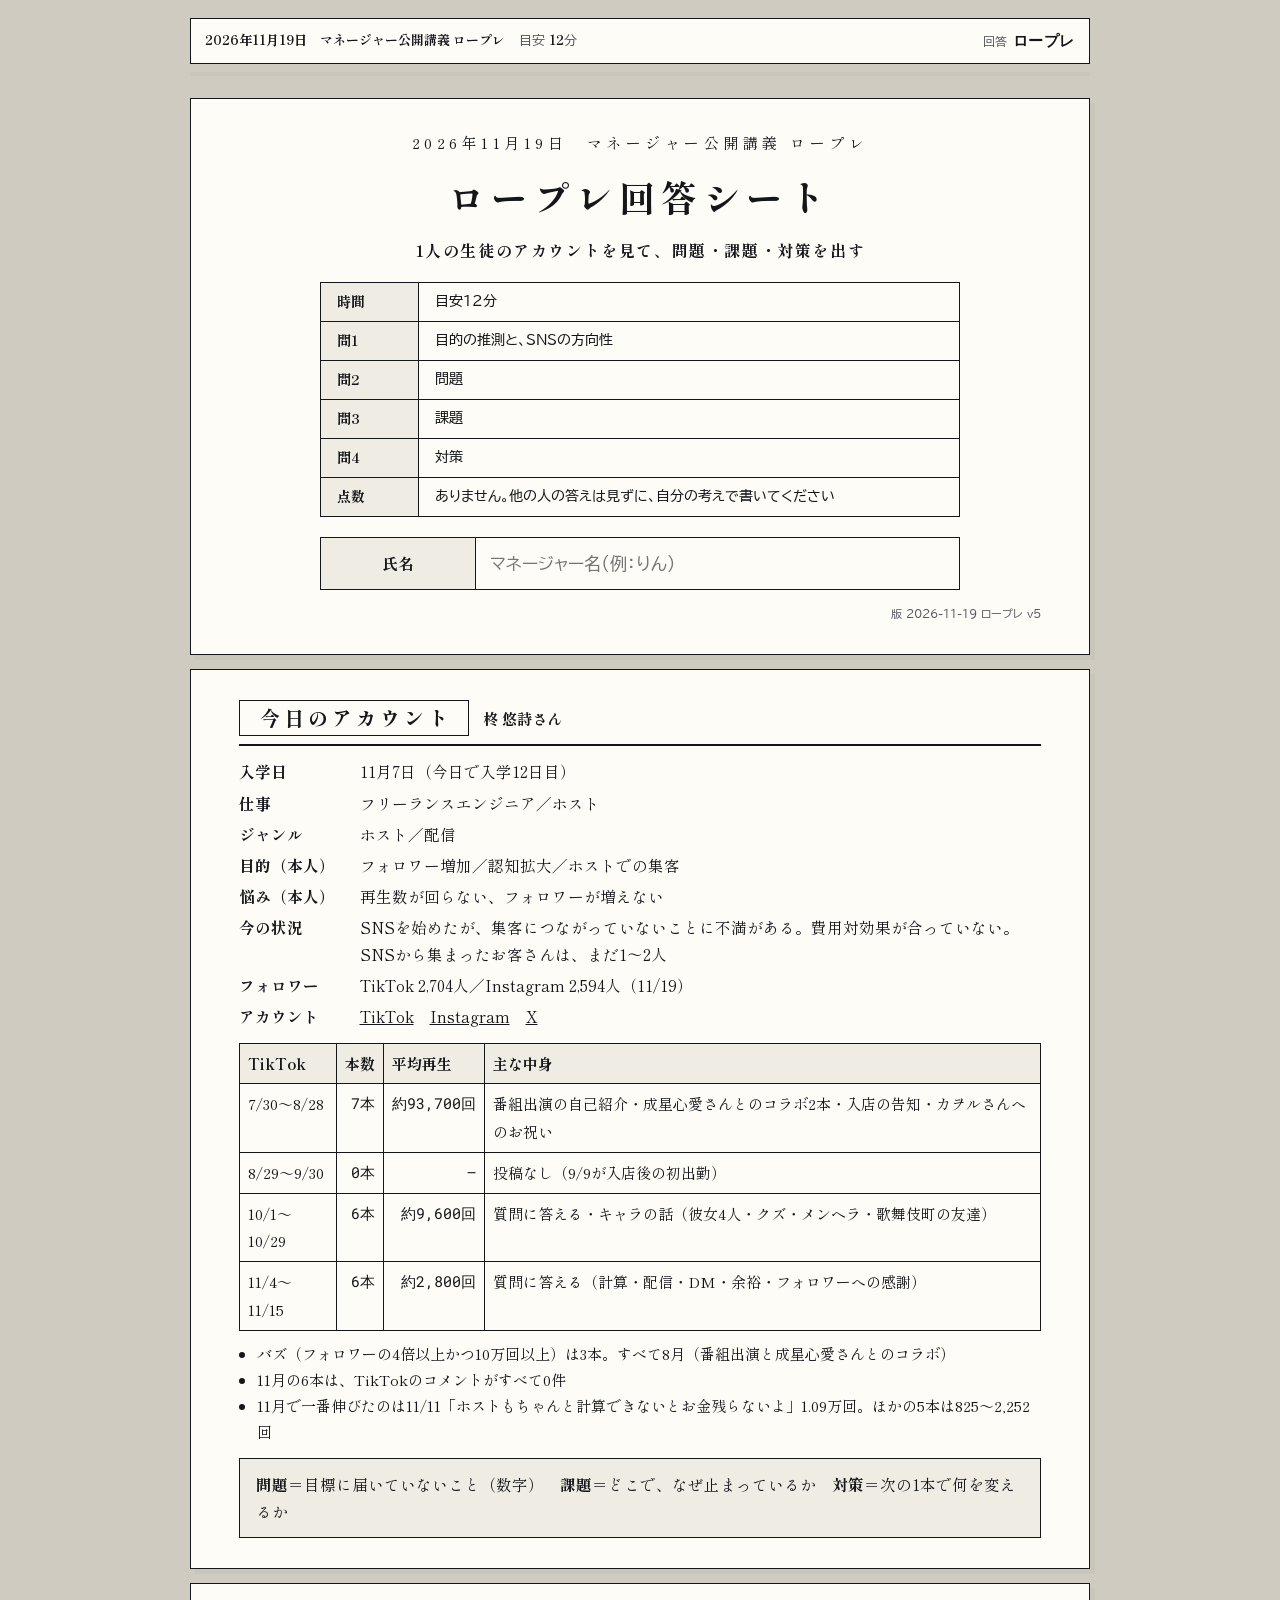
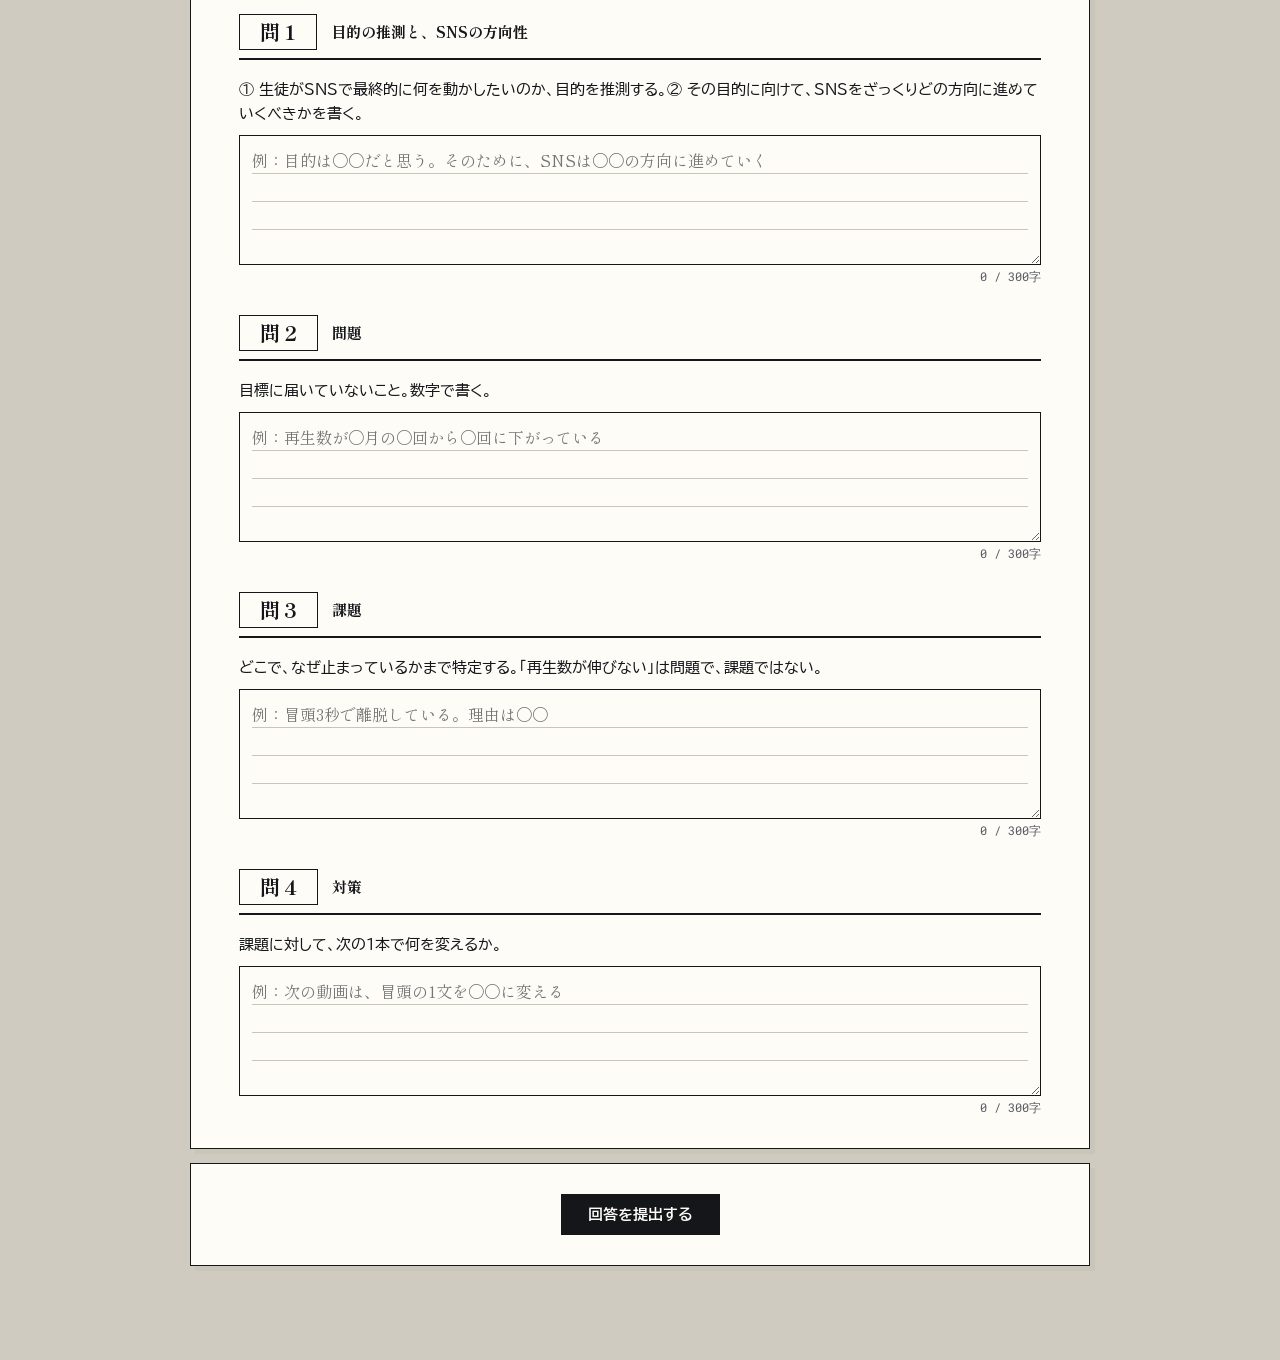
<file: rp1/index.html>
<!doctype html>
<html lang="ja"><head><meta charset="utf-8"><meta name="viewport" content="width=device-width,initial-scale=1">
<title>HERO'ZZ ロープレ 回答シート</title>
<link rel="preconnect" href="https://fonts.googleapis.com">
<link rel="stylesheet" href="https://fonts.googleapis.com/css2?family=BIZ+UDPGothic:wght@400;700&family=Yomogi&family=Shippori+Mincho:wght@600;800&family=Roboto+Mono:wght@500;700&display=swap">
<link rel="stylesheet" href="../style.css">
<style>
.nw{display:inline-block;white-space:nowrap}
.cover .theme{font-family:var(--serif);font-weight:700;font-size:16px;letter-spacing:.1em;margin:8px 0 2px;line-height:1.7}
.cover table.spec{width:100%;max-width:640px}
.cover table.spec td:first-child{width:7em}
.formbox{max-width:640px;margin:20px auto 0;border:1.5px solid var(--ink);text-align:left}
.frow{display:grid;grid-template-columns:10em minmax(0,1fr)}
.frow label{display:flex;align-items:center;justify-content:center;padding:10px 8px;font-weight:700;font-family:var(--serif);background:var(--fill);border-right:1.5px solid var(--ink);white-space:nowrap;letter-spacing:0}
.frow input{width:100%;min-width:0;border:0;border-radius:0;font-size:17px;padding:10px 14px;background:var(--paper);font-family:var(--sans)}
@media (max-width:480px){.frow{grid-template-columns:6em minmax(0,1fr)}.frow label{font-size:13px;padding:10px 4px}}
.task{font-family:var(--serif);font-weight:700;font-size:18px;line-height:1.8;margin:14px 0 0}
/* 今日のアカウント */
.acc{margin:12px 0 0;font-size:15.5px;line-height:1.75}
.acc dl{display:grid;grid-template-columns:7em minmax(0,1fr);gap:4px 12px;margin:0}
.acc dt{font-weight:700}
.acc dd{margin:0}
.acc a{color:var(--ink)}
.tbl{width:100%;border-collapse:collapse;margin:12px 0 0;font-size:15px}
.tbl th,.tbl td{border:1px solid var(--ink);padding:6px 8px;text-align:left;vertical-align:top}
.tbl th{background:var(--fill);font-family:var(--serif);white-space:nowrap}
.tbl td.n{text-align:right;white-space:nowrap;font-family:var(--mono)}
@media (max-width:560px){
  .tbl thead{display:none}
  .tbl,.tbl tbody{display:block;border-top:1px solid var(--ink)}
  .tbl tr{display:grid;grid-template-columns:auto auto 1fr;border:1px solid var(--ink);border-top:0}
  .tbl td{border:0;padding:6px 8px}
  .tbl td:nth-child(1){font-weight:700;white-space:nowrap}
  .tbl td:nth-child(3){text-align:right}
  .tbl td:nth-child(4){grid-column:1 / -1;border-top:1px dashed var(--ink);font-size:14.5px}
  .acc dl{grid-template-columns:6.2em minmax(0,1fr)}
}
.pt{margin:10px 0 0;padding-left:1.2em;font-size:15px;line-height:1.75}
/* 型 */
.kata{margin:12px 0 0;border:1.5px solid var(--ink);background:var(--fill);padding:12px 16px;font-size:15.5px;line-height:1.75}
.kata b{font-family:var(--serif)}
/* 記述 */
.field{margin:18px 0 0}
.field-h{display:flex;gap:12px;align-items:baseline;flex-wrap:wrap}
.field-h .guide{font-size:14.5px;line-height:1.7;flex:1 1 18em;min-width:0;font-family:var(--sans)}
.field textarea{display:block;width:100%;min-height:130px;margin-top:8px;font-size:16px;line-height:28px;background-origin:content-box;background-clip:content-box;background-attachment:local}
.done-h{font-family:var(--serif);font-weight:800;font-size:24px;margin:0 0 6px;letter-spacing:.1em}
.sentok{display:flex;gap:8px;align-items:center;font-weight:700;color:var(--ok);margin:10px 0 0}
.mine{margin:14px 0 0;border:1.5px solid var(--ink);padding:12px 16px;white-space:pre-wrap;font-size:16px;line-height:1.8}
.miss{color:var(--red);font-weight:700;font-size:14.5px;margin:10px 0 0}
</style>
</head><body>
<div class="wrap">
  <div class="bar-top">
    <div class="strip">
      <div class="meta"><span><b id="kai"></b></span><span>目安 <b>12</b>分</span></div>
      <div class="timer" id="timer" style="font-size:15px"><small>回答</small>ロープレ</div>
    </div>
    <div class="progress" id="progWrap"><i id="progBar"></i></div>
  </div>
  <div id="banner"></div>
  <main id="view"></main>
</div>

<script>
/* マネージャー公開講義（11/19）のロープレ回答シート。
   1人の生徒のアカウントを見て、目的の推測とSNSの方向性→問題→課題→対策 を書いて送る。
   送信はGoogleフォーム（round:"rp1"）→ GASが問題管理スプシ「ロープレ 回答一覧」に1人1行で書く。点数・順位はない。 */
let CFG = {round:"2026年11月19日　マネージャー公開講義 ロープレ",closed:false,form:{postUrl:"",entryName:"",entryData:""},adminNames:[]};
const BUILD = "2026-11-19 ロープレ v5";
const PARAMS = new URLSearchParams(location.search);
const normName = n => String(n||"").normalize("NFKC").toLowerCase().replace(/[\s　（）()]/g,"");
const isAdminName = n => { const v=normName(n); return !!v && (CFG.adminNames||[]).some(a=>normName(a)===v); };

/* 書く欄（講義の型と同じ言葉） */
const Q = [
  {k:"mokuteki", t:"目的の推測と、SNSの方向性", g:"① 生徒がSNSで最終的に何を動かしたいのか、目的を推測する。② その目的に向けて、SNSをざっくりどの方向に進めていくべきかを書く。", ph:"例：目的は〇〇だと思う。そのために、SNSは〇〇の方向に進めていく"},
  {k:"mondai",   t:"問題", g:"目標に届いていないこと。数字で書く。", ph:"例：再生数が〇月の〇回から〇回に下がっている"},
  {k:"kadai",    t:"課題", g:"どこで、なぜ止まっているかまで特定する。「再生数が伸びない」は問題で、課題ではない。", ph:"例：冒頭3秒で離脱している。理由は〇〇"},
  {k:"taisaku",  t:"対策", g:"課題に対して、次の1本で何を変えるか。", ph:"例：次の動画は、冒頭の1文を〇〇に変える"}
];
const MAX = 300;

const $ = (s, el=document) => el.querySelector(s);
const h = (tag, attrs={}, ...kids) => {
  const el = document.createElement(tag);
  for (const [k,v] of Object.entries(attrs)) { if (v == null || v === false) continue; if (k === "class") el.className = v; else if (k.startsWith("on")) el.addEventListener(k.slice(2), v); else el.setAttribute(k, v === true ? "" : v); }
  for (const c of kids.flat()) if (c != null && c !== false) el.append(c.nodeType ? c : document.createTextNode(String(c)));
  return el;
};
const len = s => [...(s||"")].length;

/* 状態（この端末だけ・書きかけは自動保存） */
const DKEY = "herozz-roleplay-rp1";
const blank = () => ({name:"",mokuteki:"",mondai:"",kadai:"",taisaku:""});
const S = { d:blank(), rec:null, busy:false, err:"", tried:false };
function load(){ try{ const d=JSON.parse(localStorage.getItem(DKEY)||"null"); if(d) S.d={...S.d,...d}; const r=JSON.parse(localStorage.getItem(DKEY+"-rec")||"null"); if(r) S.rec=r; }catch(e){} }
let sT; function save(){ clearTimeout(sT); sT=setTimeout(()=>{ try{ localStorage.setItem(DKEY,JSON.stringify(S.d)); }catch(e){} },200); }

function missing(){
  const m=[]; if(!S.d.name.trim()) m.push("氏名");
  Q.forEach((q,i)=>{ if(len(S.d[q.k].trim())<3) m.push(`問${i+1} ${q.t}`); });
  return m;
}
function progress(){ const total=Q.length+1, n=total-missing().length; const b=$("#progBar"); if(b) b.style.width=(n/total*100)+"%"; }

function render(){
  $("#kai").textContent=CFG.round;
  const b=$("#banner"); b.replaceChildren(); if(S.err) b.append(h("div",{class:"banner err"},S.err));
  const v=$("#view"); v.replaceChildren();
  if(S.rec){ $("#progWrap").hidden=true; return renderDone(v,S.rec); }
  $("#progWrap").hidden=false;
  v.append(cover(), accountSheet(), writeSheet(), submitSheet()); progress();
}
function cover(){
  return h("section",{class:"sheet cover"},
    h("div",{class:"kai"},CFG.round),
    h("h1",{},h("span",{class:"nw"},"ロープレ"),h("span",{class:"nw"},"回答シート")),
    h("div",{class:"theme"},"1人の生徒のアカウントを見て、問題・課題・対策を出す"),
    h("table",{class:"spec"},h("tbody",{},
      h("tr",{},h("td",{},"時間"),h("td",{},"目安12分")),
      ...Q.map((q,i)=>h("tr",{},h("td",{},"問"+(i+1)),h("td",{},q.t))),
      h("tr",{},h("td",{},"点数"),h("td",{},"ありません。他の人の答えは見ずに、自分の考えで書いてください")))),
    h("div",{class:"formbox"},
      h("div",{class:"frow"},h("label",{for:"nm"},"氏名"),
        h("input",{type:"text",id:"nm",value:S.d.name,autocomplete:"name",placeholder:"マネージャー名（例：りん）",oninput:e=>{S.d.name=e.target.value;save();progress();}}))),
    CFG.closed?h("div",{class:"banner err",style:"max-width:640px;margin:20px auto 0"},"受付は終了しました。"):null,
    h("div",{class:"note",style:"text-align:right;margin-top:14px;font-size:11px"},"版 "+BUILD));
}
function accountSheet(){
  const rows=[["7/30〜8/28","7本","約93,700回","番組出演の自己紹介・成星心愛さんとのコラボ2本・入店の告知・カヲルさんへのお祝い"],
              ["8/29〜9/30","0本","―","投稿なし（9/9が入店後の初出勤）"],
              ["10/1〜10/29","6本","約9,600回","質問に答える・キャラの話（彼女4人・クズ・メンヘラ・歌舞伎町の友達）"],
              ["11/4〜11/15","6本","約2,800回","質問に答える（計算・配信・DM・余裕・フォロワーへの感謝）"]];
  return h("section",{class:"sheet"},
    h("h2",{class:"part"},h("span",{class:"bigq"},"今日のアカウント"),h("span",{class:"pts"},"柊 悠詩さん")),
    h("div",{class:"acc"},h("dl",{},
      h("dt",{},"入学日"),h("dd",{},"11月7日（今日で入学12日目）"),
      h("dt",{},"仕事"),h("dd",{},"フリーランスエンジニア／ホスト"),
      h("dt",{},"ジャンル"),h("dd",{},"ホスト／配信"),
      h("dt",{},"目的（本人）"),h("dd",{},"フォロワー増加／認知拡大／ホストでの集客"),
      h("dt",{},"悩み（本人）"),h("dd",{},"再生数が回らない、フォロワーが増えない"),
      h("dt",{},"今の状況"),h("dd",{},"SNSを始めたが、集客につながっていないことに不満がある。費用対効果が合っていない。SNSから集まったお客さんは、まだ1〜2人"),
      h("dt",{},"フォロワー"),h("dd",{},"TikTok 2,704人／Instagram 2,594人（11/19）"),
      h("dt",{},"アカウント"),h("dd",{},
        h("a",{href:"https://www.tiktok.com/@hiragi_yuta",target:"_blank",rel:"noopener"},"TikTok"),"　",
        h("a",{href:"https://www.instagram.com/hiragi_yuta/",target:"_blank",rel:"noopener"},"Instagram"),"　",
        h("a",{href:"https://x.com/hiragi_yuta",target:"_blank",rel:"noopener"},"X")))),
    h("table",{class:"tbl"},h("thead",{},h("tr",{},h("th",{},"TikTok"),h("th",{},"本数"),h("th",{},"平均再生"),h("th",{},"主な中身"))),
      h("tbody",{},rows.map(r=>h("tr",{},h("td",{},r[0]),h("td",{class:"n"},r[1]),h("td",{class:"n"},r[2]),h("td",{},r[3]))))),
    h("ul",{class:"pt"},
      h("li",{},"バズ（フォロワーの4倍以上かつ10万回以上）は3本。すべて8月（番組出演と成星心愛さんとのコラボ）"),
      h("li",{},"11月の6本は、TikTokのコメントがすべて0件"),
      h("li",{},"11月で一番伸びたのは11/11「ホストもちゃんと計算できないとお金残らないよ」1.09万回。ほかの5本は825〜2,252回")),
    h("div",{class:"kata"},
      h("b",{},"問題"),"＝目標に届いていないこと（数字）　",
      h("b",{},"課題"),"＝どこで、なぜ止まっているか　",
      h("b",{},"対策"),"＝次の1本で何を変えるか"));
}
function ta(key,ph){
  const c=h("div",{class:"count"});
  const t=h("textarea",{maxlength:String(MAX),placeholder:ph,oninput:e=>{S.d[key]=e.target.value;paint();save();progress();}},S.d[key]||"");
  const paint=()=>{const n=len(t.value);c.textContent=`${n} / ${MAX}字`;c.classList.toggle("over",n>MAX)}; paint();
  return [t,c];
}
function writeSheet(){
  const sec=h("section",{class:"sheet"});
  Q.forEach((q,i)=>{
    sec.append(h("h2",{class:"part",style:i?"margin-top:28px":null},h("span",{class:"bigq"},"問"+(i+1)),h("span",{class:"pts"},q.t)),
      h("div",{class:"field"},h("div",{class:"field-h"},h("span",{class:"guide"},q.g)),...ta(q.k,q.ph)));
  });
  return sec;
}
function submitSheet(){
  const m=missing();
  return h("section",{class:"sheet center noprint"},
    S.tried&&m.length?h("p",{class:"miss"},"まだ書いていないところ：",m.join("・")):null,
    h("button",{class:"btn red",disabled:S.busy||CFG.closed,onclick:submit},S.busy?"送っています…":"回答を提出する"));
}

/* 送信：Googleフォーム（ログイン不要） */
async function sendToForm(rec){
  if(!CFG.form.postUrl) throw new Error("送信先が未設定");
  const fd=new FormData(); fd.append(CFG.form.entryName,rec.name);
  fd.append(CFG.form.entryData,JSON.stringify({round:"rp1",...rec}));
  await fetch(CFG.form.postUrl,{method:"POST",mode:"no-cors",body:fd});
}
async function submit(){
  if(S.busy) return;
  S.tried=true; if(missing().length){ render(); const el=$(".miss"); if(el) el.scrollIntoView({block:"center"}); return; }
  S.busy=true; render();
  const d=S.d, cut=(s,n)=>[...(s||"")].slice(0,n).join("").trim();
  const rec={id:Math.random().toString(36).slice(2,12),name:cut(d.name,40),submittedAt:new Date().toISOString(),
    test:PARAMS.get("test")==="1"||isAdminName(d.name)};
  Q.forEach(q=>rec[q.k]=cut(d[q.k],MAX));
  let sent=true; try{ await sendToForm(rec); }catch(e){ sent=false; }
  rec.sent=sent; S.rec=rec;
  try{ localStorage.setItem(DKEY+"-rec",JSON.stringify(rec)); localStorage.removeItem(DKEY); }catch(e){}
  S.busy=false; S.err=sent?"":"送信に失敗しました。電波を確認して「もう一度送る」を押してください。"; render(); scrollTo(0,0);
}
function mineText(r){
  return `【ロープレ 回答】${r.name}\n`+Q.map(q=>`${q.t}：${r[q.k]}`).join("\n");
}
function renderDone(v,r){
  const txt=mineText(r);
  v.append(h("section",{class:"sheet"},
    h("p",{class:"done-h"},"提出しました"),
    h("p",{style:"margin:0;font-weight:700"},`${r.name} さん　${new Date(r.submittedAt).toLocaleString("ja-JP")}`),
    r.test?h("div",{class:"banner warn"},"テスト送信です（集計では「テスト」と付きます）。"):null,
    r.sent!==false?h("p",{class:"sentok"},"✓ 回答は送信されました。"):h("div",{class:"row",style:"margin-top:8px"},h("button",{class:"btn sm",onclick:async ev=>{const b=ev.currentTarget;b.disabled=true;b.textContent="送っています…";try{await sendToForm(r);r.sent=true;S.err="";try{localStorage.setItem(DKEY+"-rec",JSON.stringify(r));}catch(x){}render();}catch(e){b.disabled=false;b.textContent="もう一度送る";}}},"もう一度送る")),
    h("p",{class:"task"},"ロープレで当てられたら、この回答を見ながら、生徒役に話してください。"),
    h("div",{class:"mine"},txt),
    h("p",{class:"note noprint",style:"margin:18px 0 0"},h("a",{href:"#",style:"color:var(--muted)",onclick:e=>{e.preventDefault(); if(!confirm("この端末の記録を消して、最初の画面に戻ります。送信済みの回答は消えません。よろしいですか？")) return;
      try{ localStorage.removeItem(DKEY+"-rec"); localStorage.removeItem(DKEY); }catch(x){} S.rec=null; S.err=""; S.tried=false; S.d=blank(); render(); scrollTo(0,0);}},"この端末で別の人が書く"))));
}

(async()=>{
  load();
  try{ CFG={...CFG,...(await (await fetch("config.json?v="+Date.now())).json())}; }catch(e){}
  render();
})();
</script>
</body></html>
</file>
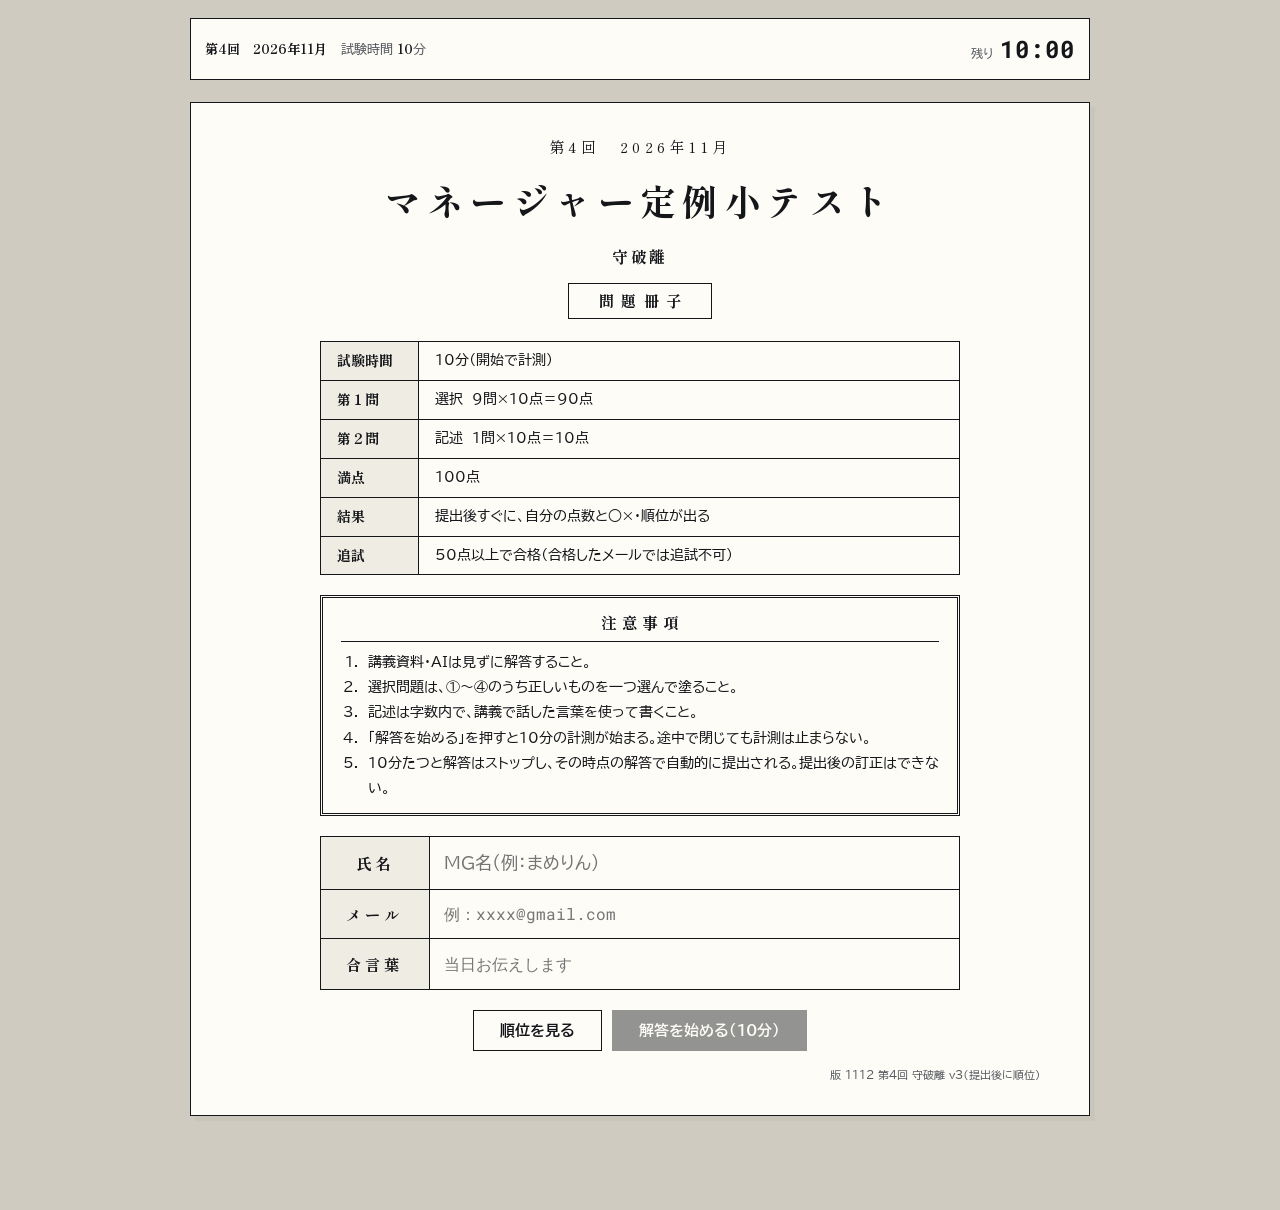
<file: s1/index.html>
<!doctype html>
<html lang="ja"><head><meta charset="utf-8"><meta name="viewport" content="width=device-width,initial-scale=1">
<title>HERO'ZZ MG定例 小テスト 第4回</title>
<link rel="preconnect" href="https://fonts.googleapis.com">
<link rel="stylesheet" href="https://fonts.googleapis.com/css2?family=BIZ+UDPGothic:wght@400;700&family=Yomogi&family=Shippori+Mincho:wght@600;800&family=Roboto+Mono:wght@500;700&display=swap">
<link rel="stylesheet" href="../style.css">
<style>
@media print{ body{background:#fff;padding:0} .bar-top,.noprint{display:none!important} .sheet{box-shadow:none;border:1px solid #000;margin:0 0 10px} .q{break-inside:avoid} .result{break-inside:avoid} }
.linkbox{font-family:var(--mono);font-size:12px;word-break:break-all;background:var(--fill);border:1px solid var(--rule-soft);padding:8px 10px;margin-top:8px}
.pill.kw{background:var(--warn-soft);color:var(--warn)}
.stem .blank{display:inline-block;white-space:nowrap;min-width:3.4em;text-align:center;border:1.5px solid var(--ink);padding:0 .4em;margin:0 .2em;line-height:1.5;font-weight:700}
.stem{line-height:2}
#homeBtn{margin-left:12px;padding:3px 10px;font-size:12px}
textarea{background-origin:content-box;background-clip:content-box;background-attachment:local}  /* 罫線を文字の下にそろえる（文字に線が重ならない） */
.rank-me{font-size:20px;font-weight:700;margin:4px 0 12px}
.rank-me b{font-family:var(--pen);color:var(--red);font-size:34px;margin:0 4px}
table.rank{width:100%;border-collapse:collapse;font-size:15px}
table.rank th,table.rank td{border-bottom:1px solid var(--rule-soft);padding:7px 10px;text-align:left}
table.rank th{border-bottom:1.5px solid var(--ink);font-family:var(--serif)}
table.rank td.n,table.rank th.n{text-align:right;width:5em;font-family:var(--mono)}
table.rank tr.me td{background:var(--red-soft);font-weight:700}
table.rank td.mv{white-space:nowrap;font-weight:700;color:var(--muted)}
table.rank td.mv.up{color:#2E7D32}
table.rank td.mv.down{color:var(--red)}
@media (max-width:520px){table.rank{font-size:13px}table.rank th,table.rank td{padding:6px 5px}table.rank td.n,table.rank th.n{width:auto}}
.rank-upd{font-size:12px;color:var(--muted);margin-top:8px;text-align:right}
.nw{display:inline-block;white-space:nowrap}
.cover .theme{font-family:var(--serif);font-weight:700;font-size:16px;letter-spacing:.15em;margin:8px 0 2px}
.formbox{max-width:640px;margin:20px auto 0;border:1.5px solid var(--ink);text-align:left}
.frow{display:grid;grid-template-columns:7em minmax(0,1fr)}
.frow+.frow{border-top:1px solid var(--ink)}
.frow label{display:flex;align-items:center;justify-content:center;padding:10px 8px;font-weight:700;font-family:var(--serif);background:var(--fill);border-right:1.5px solid var(--ink);white-space:nowrap;letter-spacing:.2em}
.frow input{width:100%;min-width:0;border:0;border-radius:0;font-size:17px;padding:10px 14px;background:var(--paper);font-family:var(--sans)}
.frow input#em,.frow input#pw{font-family:var(--mono);font-size:16px}
.cover table.spec{width:100%;max-width:640px}
.cover table.spec td:first-child{width:7em}
.sentok{display:flex;gap:8px;align-items:center;font-weight:700;color:var(--ok);margin:10px 0 0}
.passline{margin:10px 0 0;padding:8px 12px;border:1.5px solid var(--ink);font-weight:700;display:inline-block}
.passline.ok{border-color:var(--ok);color:var(--ok);background:var(--ok-soft)}
.passline.ng{border-color:var(--red);color:var(--red);background:var(--red-soft)}
.pwbox{display:grid;grid-template-columns:auto 1fr;border:1.5px solid var(--ink);margin:10px auto 0;max-width:640px;text-align:left}
.pwbox label{padding:10px 16px;font-weight:700;border-right:1.5px solid var(--ink);background:var(--fill);white-space:nowrap;letter-spacing:.2em}
.pwbox input{border:0;border-radius:0;font-size:18px;padding:10px 14px;background:var(--paper);font-family:var(--mono)}
</style>
</head><body>
<div class="wrap">
  <div class="bar-top">
    <div class="strip">
      <div class="meta"><span><b id="kai"></b></span><span>試験時間 <b id="lim">10</b>分</span><button class="btn ghost sm noprint" id="homeBtn" hidden>ホームに戻る</button></div>
      <div class="timer" id="timer"><small>残り</small>10:00</div>
    </div>
    <div class="progress" id="progWrap" hidden><i id="progBar"></i></div>
  </div>
  <div id="banner"></div>
  <main id="view"></main>
</div>

<script>
/* ============ 設定（config.json）と問題（items.enc.json＝合言葉で復号） ============ */
let CFG = {round:"",limitMin:10,closed:false,showKey:false,form:{postUrl:"",entryName:"",entryData:""}};
let ITEMS = null;
const BUILD = "1112 第4回 守破離 v3（提出後に順位）";
/* 管理者（config.json の adminNames）が受験した場合はテスト受験＝順位に入れず、スプシの別タブに保存される */
const isAdminName = n => { const v=String(n||"").normalize("NFKC").toLowerCase().replace(/[\s　（）()]/g,""); return !!v && (CFG.adminNames||[]).some(a=>String(a).normalize("NFKC").toLowerCase().replace(/[\s　（）()]/g,"")===v); };
/* 管理者メール（config.json の adminEmails）は何回でも受けられる＝テスト受験（順位に入らない・合格済みチェックもしない） */
const isAdminEmail = e => { const v=String(e||"").normalize("NFKC").trim().toLowerCase(); return !!v && (CFG.adminEmails||[]).some(a=>String(a).trim().toLowerCase()===v); };
const isTestRun = () => !!S.draft.test || isAdminName(S.draft.name) || isAdminEmail(S.draft.email);  /* 表紙に出す版（古いキャッシュを見ているか判別用） */
const SECTIONS = { ichi:{label:"第１問",sub:"選択　言葉の定義・フェーズの考え方"}, sel:{label:"第２問",sub:"選択"}, essay:{label:"第２問",sub:"記述　講義で話した言葉を使って書く"} };
const AI_TYPES = new Set(["short","essay"]);
const PARAMS = new URLSearchParams(location.search);

/* ============ ユーティリティ ============ */
const $ = (s, el=document) => el.querySelector(s);
const h = (tag, attrs={}, ...kids) => {
  const el = document.createElement(tag);
  for (const [k,v] of Object.entries(attrs)) { if (v == null || v === false) continue; if (k === "class") el.className = v; else if (k.startsWith("on")) el.addEventListener(k.slice(2), v); else el.setAttribute(k, v === true ? "" : v); }
  for (const c of kids.flat()) if (c != null && c !== false) el.append(c.nodeType ? c : document.createTextNode(String(c)));
  return el;
};
function hash(s){let x=2166136261;for(const c of s){x^=c.charCodeAt(0);x=Math.imul(x,16777619)}return x>>>0}
function order(q){let a=hash(q.id)||1;const idx=q.ans.map((_,i)=>i);for(let i=idx.length-1;i>0;i--){a^=a<<13;a>>>=0;a^=a>>>17;a^=a<<5;a>>>=0;const j=a%(i+1);[idx[i],idx[j]]=[idx[j],idx[i]]}return idx}
const KANA="1234", CIRC="①②③④";
const rMax = q => q.rubric.reduce((a,b)=>a+b.p,0);
const secMax = s => ITEMS.filter(q=>q.s===s).reduce((a,q)=>a+q.pts,0);
const fmt = ms => { const t=Math.max(0,Math.ceil(ms/1000)); return String(Math.floor(t/60)).padStart(2,"0")+":"+String(t%60).padStart(2,"0"); };
const len = s => [...(s||"")].length;
const norm = s => String(s||"").normalize("NFKC").toLowerCase().replace(/[\s　「」『』()（）・,，、。.＝=]/g,"");
const hit = (input,variants) => { const v=norm(input).replace(/(倍|再生|回)$/,""); return !!v && variants.some(x=>{const n=norm(x); return /^[0-9]+$/.test(n)||n.length<=1 ? v===n : (v===n || v.includes(n));}); };
function fillRight(q,arr){ arr=arr||[]; if(q.anyOrder){ const used=new Set(); for(const a of arr){ const i=q.blanks.findIndex((b,k)=>!used.has(k)&&hit(a,b)); if(i>=0) used.add(i);} return used.size; } return q.blanks.filter((b,i)=>hit(arr[i],b)).length; }
const fillOk = (q,arr) => fillRight(q,arr)===q.blanks.length;
function kwItems(q,text){ const v=norm(text); return q.rubric.map(x=>x.kw&&v&&x.kw.every(g=>g.some(w=>v.includes(norm(w))))?x.p:0); }
function gradeRec(rec){ // スプレッドシート側（Apps Script）と同じ採点
  if(rec.fixedSc){ rec.sc=Object.assign({},rec.fixedSc,{pending:false}); rec.essayScores=rec.essayScores||{}; rec.status="確定"; return rec; } // 満点変更前の答案＝換算済みの点で固定
  const sc={ichi:0,sel:0,essay:0,total:0,pending:false}, scores=rec.essayScores||{};
  for(const q of ITEMS){ let pts=0;
    if(q.type==="mc") pts=(rec.answers||{})[q.id]===0?q.pts:0;
    else if(q.type==="fill"){ const a=(rec.answers||{})[q.id]; pts=(typeof a==="number")?(a===q.legacyMc?q.pts:0):q.pts*fillRight(q,a)/q.blanks.length; }
    else { let s=scores[q.id]; if(!s){ const k=kwItems(q,(rec.essays||{})[q.id]||""); s=scores[q.id]={items:k,score:k.reduce((a,b)=>a+b,0),comment:"",by:"kw"}; } pts=s.score/rMax(q)*q.pts; }
    sc[q.s]+=pts; }
  for(const k of ["ichi","sel","essay"]) sc[k]=Math.round(sc[k]*10)/10;
  sc.total=Math.round((sc.ichi+sc.sel+sc.essay)*10)/10; rec.essayScores=scores; rec.sc=sc; rec.status=sc.pending?"仮":"確定"; return rec;
}
const b64u = { enc:s=>btoa(String.fromCharCode(...new TextEncoder().encode(s))).replace(/\+/g,"-").replace(/\//g,"_").replace(/=+$/,""),
               dec:s=>new TextDecoder().decode(Uint8Array.from(atob(s.replace(/-/g,"+").replace(/_/g,"/")),c=>c.charCodeAt(0))) };
const fromB64 = s => Uint8Array.from(atob(s),c=>c.charCodeAt(0));
async function decryptItems(pw){ return decryptFile("items.enc.json",pw); }
async function decryptFile(name,pw){ return decryptBlob(await (await fetch(name+"?v="+Date.now())).json(),pw); }
async function decryptBlob(blob,pw){
  const km=await crypto.subtle.importKey("raw",new TextEncoder().encode(pw),"PBKDF2",false,["deriveKey"]);
  const key=await crypto.subtle.deriveKey({name:"PBKDF2",salt:fromB64(blob.s),iterations:100000,hash:"SHA-256"},km,{name:"AES-GCM",length:256},false,["decrypt"]);
  const pt=await crypto.subtle.decrypt({name:"AES-GCM",iv:fromB64(blob.iv)},key,fromB64(blob.d));
  return JSON.parse(new TextDecoder().decode(pt));
}

/* ============ メールと合格済みチェック（passed.json＝合格者のメールのハッシュ。スプシ側が更新する） ============ */
const normEmail = e => String(e||"").normalize("NFKC").trim().toLowerCase();
const emailOk = e => /^[^@\s]+@[^@\s]+\.[^@\s]+$/.test(normEmail(e));
const passPts = () => { const t=ITEMS?ITEMS.reduce((a,q)=>a+q.pts,0):(CFG.totalPts||22); return Math.ceil(t*(CFG.passRatio||0.5)*10)/10; };
async function sha256hex(s){ const b=await crypto.subtle.digest("SHA-256",new TextEncoder().encode(s)); return [...new Uint8Array(b)].map(x=>x.toString(16).padStart(2,"0")).join(""); }
async function alreadyPassed(email){ try{ const j=await (await fetch("passed.json?v="+Date.now())).json(); const hx=await sha256hex((j.salt||"")+normEmail(email)); return (j.h||[]).includes(hx); }catch(e){ return false; } }

/* ============ 状態（この端末だけ） ============ */
const DKEY="mgtest-pages-s1";
const S={ draft:{name:"",email:"",startedAt:null,answers:{},essays:{},test:PARAMS.get("test")==="1"}, rec:null, busy:false, err:"", pw:"" };
function loadDraft(){ try{ const d=JSON.parse(localStorage.getItem(DKEY)||"null"); if(d) S.draft={...S.draft,...d}; S.pw=localStorage.getItem(DKEY+"-pw")||sessionStorage.getItem(DKEY+"-pw")||""; }catch(e){} }
function savePw(){ try{ localStorage.setItem(DKEY+"-pw",S.pw); sessionStorage.setItem(DKEY+"-pw",S.pw); }catch(e){} }
let lsT; function saveDraft(){ clearTimeout(lsT); lsT=setTimeout(()=>{try{localStorage.setItem(DKEY,JSON.stringify(S.draft))}catch(e){}},200); }

/* ============ タイマー ============ */
function remaining(){ if(!S.draft.startedAt) return CFG.limitMin*60000; return CFG.limitMin*60000-(Date.now()-Date.parse(S.draft.startedAt)); }
setInterval(()=>{ const el=$("#timer");
  if(S.rec){ el.replaceChildren(h("small",{},"所要"),fmt(Date.parse(S.rec.submittedAt)-Date.parse(S.rec.startedAt))); el.classList.remove("low"); return; }
  const ms=remaining(); el.replaceChildren(h("small",{},"残り"),fmt(ms)); el.classList.toggle("low",!!S.draft.startedAt&&ms<3*60000);
  if(S.draft.startedAt&&ITEMS&&ms<=0&&!S.busy) submit(true);
},500);

/* ============ 描画 ============ */
function render(){
  $("#kai").textContent=CFG.round; $("#lim").textContent=CFG.limitMin;
  /* ホームに戻る：結果・順位の画面からはいつでも。受験中は管理者（テスト受験）だけ＝戻るとタイマーは10分に戻る */
  const hb=$("#homeBtn"); hb.hidden=!(S.rec||S.view==="rank"||(S.draft.startedAt&&ITEMS&&isTestRun())); hb.onclick=goHome;
  const b=$("#banner"); b.replaceChildren(); if(S.err) b.append(h("div",{class:"banner err"},S.err));
  const v=$("#view"); v.replaceChildren(); $("#progWrap").hidden=true;
  if(S.view==="rank"&&ITEMS) return renderRankOnly(v);
  if(S.rec) return renderResult(v,S.rec);
  if(S.draft.startedAt&&ITEMS) return renderTest(v);
  renderCover(v);
}
const cnt=(s,t)=>ITEMS?ITEMS.filter(q=>q.s===s&&(!t||q.type===t)).length:0;
function renderCover(v){
  const resume=!!S.draft.startedAt, ms=Math.max(0,remaining());
  const startedStr=resume?new Date(S.draft.startedAt).toLocaleTimeString("ja-JP",{hour:"2-digit",minute:"2-digit"}):"";
  v.append(h("section",{class:"sheet cover"},
    h("div",{class:"kai"},CFG.round),
    h("h1",{},h("span",{class:"nw"},"マネージャー定例"),h("wbr"),h("span",{class:"nw"},"小テスト")),h("div",{class:"theme"},"守破離"),
    h("div",{class:"booklet"},"問題冊子"),
    h("table",{class:"spec"},h("tbody",{},
      h("tr",{},h("td",{},"試験時間"),h("td",{},`${CFG.limitMin}分（開始で計測）`)),
      h("tr",{},h("td",{},"第１問"),h("td",{},"選択　9問×10点＝90点")),
      h("tr",{},h("td",{},"第２問"),h("td",{},"記述　1問×10点＝10点")),
      h("tr",{},h("td",{},"満点"),h("td",{},`${ITEMS?ITEMS.reduce((a,q)=>a+q.pts,0):(CFG.totalPts||100)}点`)),
      h("tr",{},h("td",{},"結果"),h("td",{},"提出後すぐに、自分の点数と○×・順位が出る")),
      h("tr",{},h("td",{},"追試"),h("td",{},`${passPts()}点以上で合格（合格したメールでは追試不可）`)),
      isTestRun()?h("tr",{},h("td",{},"受験の扱い"),h("td",{},"テスト受験（管理者・順位に入らない）")):null)),
    h("div",{class:"notice"},h("div",{class:"notice-h"},"注意事項"),h("ol",{class:"rules"},
      h("li",{},"講義資料・AIは見ずに解答すること。"),
      h("li",{},"選択問題は、①〜④のうち正しいものを一つ選んで塗ること。"),
            h("li",{},"記述は字数内で、講義で話した言葉を使って書くこと。"),
      h("li",{},`「解答を始める」を押すと${CFG.limitMin}分の計測が始まる。途中で閉じても計測は止まらない。`),
      h("li",{},`${CFG.limitMin}分たつと解答はストップし、その時点の解答で自動的に提出される。提出後の訂正はできない。`))),
    CFG.closed?h("div",{class:"banner err",style:"max-width:640px;margin:20px auto 0"},"このテストの受付は終了しました。"):null,
    resume?h("div",{class:"banner warn",style:"text-align:left;max-width:640px;margin:20px auto 0"},
      ms>0?`${S.draft.name||"あなた"}さんの受験中の答案があります（${startedStr} 開始・残り ${fmt(ms)}）。時間は止まっていません。合言葉を入れて「続きから再開する」を押してください。解答は保存されています。`
          :`試験時間が終了しています。合言葉を入れて押すと、保存されている解答でそのまま提出されます。`):null,
    h("div",{class:"formbox"},
      h("div",{class:"frow"},h("label",{for:"nm"},"氏名"),
        h("input",{type:"text",id:"nm",value:S.draft.name,autocomplete:"name",placeholder:"MG名（例：まめりん）",oninput:e=>{S.draft.name=e.target.value;saveDraft();$("#go").disabled=!canStart();$("#adminNote").hidden=!isTestRun();}})),
      h("div",{class:"frow"},h("label",{for:"em"},"メール"),
        h("input",{type:"email",id:"em",value:S.draft.email||"",autocomplete:"email",inputmode:"email",autocapitalize:"off",placeholder:"例：xxxx@gmail.com",disabled:!!S.draft.startedAt,oninput:e=>{S.draft.email=e.target.value.trim();saveDraft();$("#go").disabled=!canStart();$("#adminNote").hidden=!isTestRun();}})),
      h("div",{class:"frow"},h("label",{for:"pw"},"合言葉"),
        h("input",{type:"text",id:"pw",value:S.pw,autocomplete:"off",autocapitalize:"off",placeholder:"当日お伝えします",oninput:e=>{S.pw=e.target.value.trim();$("#go").disabled=!canStart()}}))),
    h("p",{class:"note",id:"adminNote",hidden:!isTestRun(),style:"max-width:640px;margin:6px auto 0;text-align:left"},"管理者として登録されています。テスト受験（何回でも受けられる・順位に入らない）になります。"),
    h("div",{class:"center",style:"margin-top:20px"},
      h("button",{class:"btn ghost",id:"seeRank",style:"margin-right:10px",onclick:openRank},"順位を見る"),
      h("button",{class:"btn red",id:"go",disabled:!canStart(),onclick:start},S.busy?"問題を開いています…":resume?(ms>0?"続きから再開する":"保存した解答で提出する"):`解答を始める（${CFG.limitMin}分）`)),
    h("div",{class:"note",style:"text-align:right;margin-top:14px;font-size:11px"},"版 "+BUILD)
  ));
}
const canStart=()=>S.draft.name.trim()&&(S.pendingRec||!!S.draft.startedAt||emailOk(S.draft.email))&&S.pw&&!S.busy&&(!CFG.closed||!!S.draft.startedAt||!!S.pendingRec);
async function start(){
  S.busy=true; S.err=""; render();
  try{ ITEMS=await decryptItems(S.pw); }catch(e){ S.busy=false; S.err="合言葉が違います。"; render(); return; }
  savePw();
  if(!S.draft.startedAt){
    if(!isTestRun() && await alreadyPassed(S.draft.email)){ S.busy=false; S.err=`このメールアドレスは、すでに${passPts()}点以上で合格しています。追試は受けられません。`; render(); return; }
    S.draft.startedAt=new Date().toISOString(); saveDraft(); }
  S.busy=false; render(); scrollTo(0,0);
}
function isAnswered(q){ if(q.type==="mc") return S.draft.answers[q.id]!=null; if(q.type==="fill") return fa(S.draft.answers[q.id]).filter(x=>x&&x.trim()).length===q.blanks.length; if(q.parts){ const a=(S.draft.essayParts||{})[q.id]||[]; return q.parts.every((pt,i)=>len(a[i])>=4); } return len(S.draft.essays[q.id])>=(q.type==="short"?4:10); }
function updateProgress(){ const total=ITEMS.length,n=ITEMS.filter(isAnswered).length; $("#progWrap").hidden=false; $("#progBar").style.width=(n/total*100)+"%"; const st=$("#subNote"); if(st) st.textContent=n<total?`未回答が ${total-n} 問あります（未回答は0点）。`:"すべて回答しました。"; }
function stemNodes(s){ const out=[]; let last=0; const re=/（[\s　]*([①②③④]?)[\s　]*）/g; let m; while((m=re.exec(s))){ out.push(s.slice(last,m.index)); out.push(h("span",{class:"blank"},m[1]||"\u00a0")); last=m.index+m[0].length; } out.push(s.slice(last)); return out; }
function head(q,no,extra){ return h("div",{class:"qhead"},h("span",{class:"qno"},`問${no}`),h("div",{class:"stem"},stemNodes(q.stem),q.src?h("span",{class:"tag"},q.src):null,q.type==="fill"?h("span",{class:"tag"},"穴埋め"):q.type==="short"?h("span",{class:"tag"},"一問一答"):null,AI_TYPES.has(q.type)?h("span",{class:"tag"},`${q.pts}点`):null),extra||null); }
function mcBlock(q,no,mode,rec){
  const ord=order(q), chosen=mode==="result"?(rec.answers||{})[q.id]:S.draft.answers[q.id], reveal=mode==="result"&&CFG.showKey;
  const box=h("div",{class:"q"},head(q,no,mode==="result"?h("span",{class:"redpen"},chosen===0?"○":"×"):null),q.quote?h("div",{class:"quote"},q.quote):null);
  const opts=h("div",{class:"opts",role:"radiogroup","aria-label":`問${no}`});
  ord.forEach((ai,k)=>{ const id=`${q.id}_${ai}`; let cls="opt"; if(reveal){ if(ai===0) cls+=" right"; else if(ai===chosen) cls+=" wrong"; } else if(mode==="result"&&ai===chosen) cls+=" "+(ai===0?"right":"wrong");
    opts.append(h("label",{class:cls,for:id},h("input",{type:"radio",name:q.id,id,checked:chosen===ai,disabled:mode==="result",onchange:()=>{S.draft.answers[q.id]=ai;saveDraft();updateProgress()}}),h("span",{class:"k"},KANA[k]),h("span",{class:"t"},q.ans[ai]))); });
  box.append(opts); if(reveal&&q.exp) box.append(h("div",{class:"exp"},q.exp)); return box;
}
const fa = v => Array.isArray(v) ? v : [];
function fillBlock(q,no,mode,rec){
  const raw=mode==="result"?(rec.answers||{})[q.id]:S.draft.answers[q.id], legacy=mode==="result"&&typeof raw==="number", reveal=mode==="result"&&CFG.showKey, arr=fa(raw);
  const box=h("div",{class:"q"},head(q,no,mode==="result"?h("span",{class:"redpen"},legacy?(raw===q.legacyMc?"○":"×"):fillOk(q,arr)?"○":fillRight(q,arr)?"△":"×"):null));
  const wrap=h("div",{class:"fill"});
  q.blanks.forEach((_,i)=>{ const id=`${q.id}_b${i}`; wrap.append(h("label",{for:id},CIRC[i], mode==="result"?h("span",{class:"got",id},legacy?"旧問題（選択）で回答":(arr[i]||"（未回答）")):h("input",{type:"text",id,value:arr[i]||"",autocomplete:"off",maxlength:"30",oninput:e=>{const a=[...fa(S.draft.answers[q.id])];a[i]=e.target.value;S.draft.answers[q.id]=a;saveDraft();updateProgress();}}))); });
  box.append(wrap); if(reveal) box.append(h("div",{class:"key"},"正解："+q.key),q.exp?h("div",{class:"exp"},q.exp):null); return box;
}
function aiBlock(q,no,mode,rec){
  const box=h("div",{class:"q"},head(q,no),q.quote?h("div",{class:"quote"},q.quote):null,
    q.keywords?h("div",{class:"kws"},h("b",{},"次の言葉をすべて使って書いてください"),h("div",{class:"chips"},q.keywords.map(x=>h("span",{class:"chip"},x)))):null);
  if(mode==="result"){
    box.append(h("div",{class:"ansbox"},h("div",{class:"ans-text"},(rec.essays||{})[q.id]||"（未回答）")));
    const sc=(rec.essayScores||{})[q.id];
    box.append(sc?h("div",{class:"exp"},h("span",{class:"penscore"},`${Math.round(sc.score/rMax(q)*q.pts*10)/10}／${q.pts}点`),h("span",{class:"pencomment"},sc.comment||""),sc.items&&CFG.showKey?h("div",{},q.rubric.map((x,i)=>`${x.t}…${sc.items[i]}/${x.p}`).join("\n")):null):h("div",{class:"exp"},h("span",{class:"pill wait"},"採点中")));
    if(CFG.showKey) box.append(h("div",{class:"key"},"模範解答："+q.key),h("ul",{class:"rubric"},q.rubric.map(x=>h("li",{},`${x.t}（${x.p}）`)),q.zero?h("li",{},q.zero):null));
  } else if(q.parts){
    /* 課題／対策のように欄を分ける。保存は essays[q.id] に「【課題】…\n【対策】…」の1本の文として持つ（採点側はそのまま読める） */
    const ep=S.draft.essayParts||(S.draft.essayParts={}), arr=ep[q.id]||(ep[q.id]=q.parts.map(()=>""));
    const sync=()=>{ S.draft.essays[q.id]=q.parts.map((pt,i)=>arr[i].trim()?`【${pt.label}】${arr[i].trim()}`:"").filter(Boolean).join("\n"); };
    const wrap=h("div",{class:"ansbox parts"});
    q.parts.forEach((pt,i)=>{ const c=h("div",{class:"count"}); const ta=h("textarea",{id:`es_${q.id}_${i}`,maxlength:String(pt.max),placeholder:`${pt.label}（${pt.max}字以内）`,style:"min-height:72px",oninput:ev=>{arr[i]=ev.target.value;sync();paint();saveDraft();updateProgress()}},arr[i]||"");
      const paint=()=>{const n=len(ta.value);c.textContent=`${n} / ${pt.max}字`;c.classList.toggle("over",n>pt.max)}; paint();
      wrap.append(h("div",{class:"part"},h("div",{class:"part-l"},pt.label),ta,c)); });
    sync(); box.append(wrap);
  } else {
    const c=h("div",{class:"count"}); const ta=h("textarea",{id:"es_"+q.id,maxlength:String(q.max),placeholder:`${q.max}字以内`,style:q.type==="short"?"min-height:72px":null,oninput:ev=>{S.draft.essays[q.id]=ev.target.value;paint();saveDraft();updateProgress()}},S.draft.essays[q.id]||"");
    const paint=()=>{const n=len(ta.value);c.textContent=`${n} / ${q.max}字`;c.classList.toggle("over",n>q.max)}; paint(); box.append(h("div",{class:"ansbox"},ta,c));
  }
  return box;
}
function paper(v,mode,rec){ let no=0; for(const s of ["ichi","sel","essay"]){ if(!ITEMS.some(q=>q.s===s)) continue; const sec=h("section",{class:"sheet"},h("h2",{class:"part"},h("span",{class:"bigq"},SECTIONS[s].label),h("span",{class:"pts"},`（配点　${secMax(s)}）`)),h("p",{class:"sub"},SECTIONS[s].sub)); for(const q of ITEMS.filter(q=>q.s===s)){ no++; sec.append(q.type==="mc"?mcBlock(q,no,mode,rec):q.type==="fill"?fillBlock(q,no,mode,rec):aiBlock(q,no,mode,rec)); } v.append(sec); } }
function renderTest(v){ paper(v,"test"); v.append(h("section",{class:"sheet center noprint"},h("p",{class:"note",id:"subNote"}),h("button",{class:"btn red",id:"submit",disabled:S.busy,onclick:()=>submit(false)},S.busy?"提出しています…":"答案を提出する（提出後の訂正はできません）"))); updateProgress(); }

/* ============ 提出：採点 → Googleフォームへ送信（ログイン不要）→ 結果表示 ============ */
async function sendToForm(rec){
  if(!CFG.form.postUrl) throw new Error("送信先が未設定");
  const fd=new FormData(); fd.append(CFG.form.entryName,rec.name); fd.append(CFG.form.entryData,JSON.stringify({round:"s1",id:rec.id,name:rec.name,email:rec.email,startedAt:rec.startedAt,submittedAt:rec.submittedAt,answers:rec.answers,essays:rec.essays,auto:rec.auto,test:rec.test}));
  await fetch(CFG.form.postUrl,{method:"POST",mode:"no-cors",body:fd});
}
async function submit(auto){
  if(S.busy||!S.draft.startedAt||!ITEMS) return;
  S.busy=true; render();
  const rec={id:Math.random().toString(36).slice(2,12),name:S.draft.name.trim(),email:normEmail(S.draft.email),startedAt:S.draft.startedAt,submittedAt:new Date(Math.min(Date.now(),Date.parse(S.draft.startedAt)+CFG.limitMin*60000)).toISOString(),answers:S.draft.answers,essays:{},essayScores:{},auto:!!auto,test:isTestRun()};
  for(const q of ITEMS) if(AI_TYPES.has(q.type)) rec.essays[q.id]=[...(S.draft.essays[q.id]||"")].slice(0,q.max).join("");
  gradeRec(rec);
  let sent=true; try{ await sendToForm(rec); }catch(e){ sent=false; }
  rec.sent=sent;
  S.rec=rec; try{ if(rec.test) localStorage.removeItem(DKEY+"-rec"); else localStorage.setItem(DKEY+"-rec",JSON.stringify(rec)); localStorage.removeItem(DKEY); }catch(e){}
  S.draft={name:rec.name,email:S.draft.email,startedAt:null,answers:{},essays:{},test:S.draft.test};
  await loadRank();
  S.busy=false; S.err=sent?"":"回答の送信に失敗しました（電波を確認して「もう一度送る」を押してください）。点数はこの画面で見られます。"; render(); scrollTo(0,0);
  if(location.search) history.replaceState(null,"",location.pathname);
}
function bar(l,v,max,c){return h("div",{class:"bar"},h("span",{},l),h("div",{class:"t"},h("i",{style:`width:${max?v/max*100:0}%;background:${c}`})),h("span",{class:"v"},`${v}/${max}`))}
function renderResult(v,rec){
  const sc=rec.sc;
  v.append(h("section",{class:"sheet"},
    h("div",{class:"result"},
      h("div",{class:"stamp"},rec.status==="仮"?h("div",{class:"center"},h("b",{style:"font-size:30px;line-height:1.2"},"採点中"),h("span",{},`／ ${ITEMS.reduce((a,q)=>a+q.pts,0)}点`)):h("div",{class:"center"},h("b",{},String(sc.total)),h("span",{},`点 / ${ITEMS.reduce((a,q)=>a+q.pts,0)}`))),
      h("div",{},
        h("p",{style:"margin:0;font-weight:700"},`${rec.name} さん　${rec.auto?"自動提出（時間切れ・受付終了）":"提出済み"}　${new Date(rec.submittedAt).toLocaleString("ja-JP")}`),
        rec.test?h("div",{class:"banner warn"},"テスト受験です（順位には入りません・スプシの「管理者テスト受験」タブに保存）。"):null,
        h("div",{class:"bars"},bar("選択",sc.ichi,secMax("ichi"),"var(--blue)"),secMax("sel")?bar("選択",sc.sel,secMax("sel"),"var(--ok)"):null,secMax("essay")&&rec.status!=="仮"?bar("記述",sc.essay,secMax("essay"),"var(--red)"):null),
        
        rec.test||rec.status==="仮"?null:h("div",{class:"passline "+(sc.total>=passPts()?"ok":"ng")},sc.total>=passPts()?`合格（${passPts()}点以上）`:`追試の対象です（合格は${passPts()}点以上）`),
        rec.status==="仮"?h("p",{class:"note",style:"margin:8px 0 0"},h("span",{class:"pill kw"},"記述を採点しています"),`　第１問は${sc.ichi}点。記述を採点中です（30秒ほどで点数と講評が出ます・この画面は自動で更新されます）。`):h("p",{class:"note",style:"margin:8px 0 0"},h("span",{class:"pill done"},"採点確定")),
        rec.sent!==false?h("p",{class:"sentok"},"✓ 答案は送信されました。この画面は閉じて大丈夫です。"):null,
        h("div",{class:"noprint"},
          rec.sent===false?h("div",{class:"row",style:"margin-top:8px"},h("button",{class:"btn sm",onclick:async ev=>{const b=ev.currentTarget;b.disabled=true;b.textContent="送っています…";try{await sendToForm(rec);rec.sent=true;S.err="";render();}catch(e){b.disabled=false;b.textContent="もう一度送る";}}},"もう一度送る")):null,
          h("div",{class:"row",style:"margin-top:8px"},
            h("button",{class:"btn ghost sm",onclick:()=>window.print()},"印刷／PDFに保存")),
          h("p",{class:"note",style:"margin:14px 0 0"},h(rec.test?"button":"a",rec.test?{class:"btn sm",type:"button",onclick:e=>{e.preventDefault(); if(!confirm("この端末に保存された答案を消して、表紙に戻ります。送信済みの点数は消えません。よろしいですか？")) return; try{ localStorage.removeItem(DKEY+"-rec"); localStorage.removeItem(DKEY); }catch(x){} S.rec=null; S.pendingRec=null; S.err=""; S.draft={name:rec.test?rec.name:"",startedAt:null,answers:{},essays:{},test:PARAMS.get("test")==="1"}; history.replaceState(null,"",location.pathname+(S.draft.test?"?test=1":"")); render(); scrollTo(0,0);}}:{href:"#",style:"color:var(--muted)",onclick:e=>{e.preventDefault(); if(!confirm("この端末に保存された答案を消して、表紙に戻ります。送信済みの点数は消えません。よろしいですか？")) return; try{ localStorage.removeItem(DKEY+"-rec"); localStorage.removeItem(DKEY); }catch(x){} S.rec=null; S.pendingRec=null; S.err=""; S.draft={name:"",startedAt:null,answers:{},essays:{},test:PARAMS.get("test")==="1"}; history.replaceState(null,"",location.pathname+(S.draft.test?"?test=1":"")); render(); scrollTo(0,0);}},rec.test?"もう一度受ける（テスト受験・表紙に戻る）":"この端末で別の人が受験する（保存した答案を消す）")))))));
  v.append(rankSection(rec));
  if(!CFG.showKey) v.append(h("p",{class:"note center noprint"},"下は自分の答案です（○×つき）。正解と解説は、管理者が公開したあとにこのページを開き直すと表示されます。"));
  paper(v,"result",rec);
}

/* ============ 順位（rank.enc.json＝集計シートから1分ごとに自動更新・合言葉で復号） ============ */
async function loadRank(){ if(!S.pw) return; try{ S.rank=await decryptFile("rank.enc.json",S.pw); }catch(e){} applyConfirmed(); }
/* 自分の答案の採点結果（r2/g/<答案ID>.json）を GitHub API から直接読む＝ページ公開を待たずに数秒で届く */
const GH_API="https://api.github.com/repos/kazuhiramorimoto-source/herozz-mg-test/contents/s1/g/";
async function pollMine(){
  const rec=S.rec; if(!rec||rec.status!=="仮"||!S.pw||S.ghStop) return false;
  try{ const r=await fetch(GH_API+rec.id+".json?t="+Date.now(),{headers:{Accept:"application/vnd.github.raw"},cache:"no-store"});
    if(r.status===403||r.status===429){ S.ghStop=true; return false; } if(!r.ok) return false;
    const blob=await r.json(); const km=await crypto.subtle.importKey("raw",new TextEncoder().encode(S.pw),"PBKDF2",false,["deriveKey"]);
    const key=await crypto.subtle.deriveKey({name:"PBKDF2",salt:fromB64(blob.s),iterations:100000,hash:"SHA-256"},km,{name:"AES-GCM",length:256},false,["decrypt"]);
    const g=JSON.parse(new TextDecoder().decode(await crypto.subtle.decrypt({name:"AES-GCM",iv:fromB64(blob.iv)},key,fromB64(blob.d))));
    S.rank=S.rank||{rows:[]}; S.rank.scores=S.rank.scores||{}; S.rank.scores[rec.id]={e:g.e,st:"確定"};
    return applyConfirmed();
  }catch(e){ return false; }
}
/* 提出直後の順位：GitHub Pages の反映（約1分）を待たずに、GitHub API から rank.enc.json を5秒ごとに直接読む。
   自分の名前が順位表に出たら止める（5分まで）。API の回数制限（403/429）に当たったら、20秒ごとの通常の読み直しに任せる */
const GH_RANK="https://api.github.com/repos/kazuhiramorimoto-source/herozz-mg-test/contents/s1/rank.enc.json";
async function pollRankFast(){
  const rec=S.rec; if(!rec||rec.test||!S.pw||S.rankStop) return;
  const rows=(S.rank&&S.rank.rows)||[]; if(rows.some(r=>sameName(r[1],rec.name))) return;
  if(Date.now()-Date.parse(rec.submittedAt)>5*60000) return;
  try{ const r=await fetch(GH_RANK+"?t="+Date.now(),{headers:{Accept:"application/vnd.github.raw"},cache:"no-store"});
    if(r.status===403||r.status===429){ S.rankStop=true; return; } if(!r.ok) return;
    const before=JSON.stringify(S.rank); S.rank=await decryptBlob(await r.json(),S.pw);
    if(JSON.stringify(S.rank)!==before){ const old=$("#rankSec"); if(old) old.replaceWith(rankSection(S.rec)); }
  }catch(e){}
}
setInterval(pollRankFast,5000);
setInterval(async()=>{ if(await pollMine()){ S.confirmedNow=false; const y=scrollY; render(); scrollTo(0,y); loadRank(); } },4000);
/* スプシ側（Macの自動採点）で確定した記述の点と講評を、自分の答案に反映する */
function applyConfirmed(){
  const rec=S.rec, x=rec&&S.rank&&S.rank.scores&&S.rank.scores[rec.id]; if(!x||rec.status!=="仮") return false;
  const es=x.e||{}; if(!ITEMS.filter(q=>AI_TYPES.has(q.type)).every(q=>es[q.id]&&es[q.id].by==="ai")) return false;
  for(const q of ITEMS) if(AI_TYPES.has(q.type)) rec.essayScores[q.id]={items:es[q.id].i||[],score:es[q.id].s||0,comment:es[q.id].c||"",by:"ai"};
  gradeRec(rec); try{ if(!rec.test) localStorage.setItem(DKEY+"-rec",JSON.stringify(rec)); }catch(e){}
  S.confirmedNow=true; return true;
}
const sameName=(a,b)=>norm(a)===norm(b);
function rankTable(meName){
  const rows=(S.rank&&S.rank.rows)||[];
  if(!rows.length) return h("p",{class:"note"},"まだ順位はありません（提出から1〜2分で反映されます）。");
  const mv=rows.some(r=>r.length>=5), pl=(S.rank&&S.rank.prevLabel)||"前回";   // 前回の順位と推移（↑上がった／↓下がった）
  const mvCls=m=>/^↑/.test(m)?"mv up":/^↓/.test(m)?"mv down":"mv";
  return h("table",{class:"rank"},h("thead",{},h("tr",{},h("th",{class:"n"},"順位"),h("th",{},"氏名"),h("th",{class:"n"},"点数"),mv?h("th",{class:"n"},pl):null,mv?h("th",{class:"n"},"推移"):null)),
    h("tbody",{},rows.map(r=>h("tr",{class:meName&&sameName(r[1],meName)?"me":null},h("td",{class:"n"},r[0]+"位"),h("td",{},r[1]),h("td",{class:"n"},r[2]),
      mv?h("td",{class:"n"},r[3]||"―"):null,mv?h("td",{class:"n "+mvCls(r[4]||"")},(r[4]||"").replace("第1回は追試","―").replace("初受験","初")):null))));
}
function rankSection(rec){
  const rows=(S.rank&&S.rank.rows)||[], late=CFG.cutoff&&Date.parse(rec.startedAt)>=Date.parse(CFG.cutoff);
  const me=rows.find(r=>sameName(r[1],rec.name));
  const head=rec.test?h("p",{class:"note"},"テスト受験（管理者）は順位に入りません。")
    :late?h("p",{class:"note"},"追試（後日受験）のため、順位には入りません。")
    :me?h("p",{class:"rank-me"},"あなたは",h("b",{},me[0]),`位／${rows.length}人中`)
    :h("p",{class:"note"},"集計中です。30秒〜1分ほどで、ここにあなたの順位が出ます（この画面は自動で更新されます）。");
  return h("section",{class:"sheet",id:"rankSec"},h("h2",{class:"part"},h("span",{class:"bigq"},"順位"),h("span",{class:"pts"},"（本試験）")),
    head,rows.length?rankTable(rec.test||late?null:rec.name):null,S.rank&&S.rank.updated?h("div",{class:"rank-upd"},"更新 "+new Date(S.rank.updated).toLocaleTimeString("ja-JP",{hour:"2-digit",minute:"2-digit"})):null);
}
function renderRankOnly(v){
  v.append(h("section",{class:"sheet",id:"rankSec"},h("h2",{class:"part"},h("span",{class:"bigq"},"順位"),h("span",{class:"pts"},`（本試験・${CFG.round}）`)),
    rankTable(null),S.rank&&S.rank.updated?h("div",{class:"rank-upd"},"更新 "+new Date(S.rank.updated).toLocaleTimeString("ja-JP",{hour:"2-digit",minute:"2-digit"})+"（自動で更新されます）"):null,
    h("div",{class:"center noprint",style:"margin-top:16px"},h("button",{class:"btn ghost sm",onclick:()=>{S.view=null;render();scrollTo(0,0);}},"表紙に戻る"))));
}
async function openRank(){
  if(!S.pw){ S.err="順位を見るには、合言葉を入れてください。"; render(); return; }
  try{ if(!ITEMS) ITEMS=await decryptItems(S.pw); }catch(e){ S.err="合言葉が違います。"; render(); return; }
  savePw(); S.err=""; await loadRank(); S.view="rank"; render(); scrollTo(0,0);
}
setInterval(async()=>{ if(!(S.rec||S.view==="rank")||!S.pw) return; const before=JSON.stringify(S.rank); await loadRank();
  if(S.confirmedNow){ S.confirmedNow=false; const y=scrollY; render(); scrollTo(0,y); return; }
  if(JSON.stringify(S.rank)!==before){ const old=$("#rankSec"); if(old) old.replaceWith(S.view==="rank"&&!S.rec?(()=>{const d=document.createElement("div");renderRankOnly(d);return d.firstChild;})():rankSection(S.rec)); } },20000);

function goHome(){
  if(S.draft.startedAt&&!S.rec&&!confirm("ホームに戻ります。解答は消え、タイマーは"+CFG.limitMin+"分に戻ります。よろしいですか？")) return;
  try{ localStorage.removeItem(DKEY); if(!S.rec||S.rec.test) localStorage.removeItem(DKEY+"-rec"); }catch(e){}
  S.draft={name:S.draft.name||(S.rec&&S.rec.name)||"",email:S.draft.email||"",startedAt:null,answers:{},essays:{},test:PARAMS.get("test")==="1"};
  S.rec=null; S.pendingRec=null; S.view=null; S.err=""; history.replaceState(null,"",location.pathname); render(); scrollTo(0,0);
}

/* ============ 起動 ============ */
(async()=>{
  loadDraft();
  try{ CFG={...CFG,...(await (await fetch("config.json?v="+Date.now())).json())}; }catch(e){}
  /* 時間切れなのに何も答えていない下書き（開いただけで放置）は、0点の答案として出さずに捨てる */
  if(S.draft.startedAt && remaining()<=0 && !Object.keys(S.draft.answers||{}).length && !Object.values(S.draft.essays||{}).some(v=>v&&String(v).trim())){
    S.draft={name:S.draft.name,startedAt:null,answers:{},essays:{},test:S.draft.test}; try{ localStorage.removeItem(DKEY); }catch(e){}
  }
  render();
  setInterval(async()=>{ try{ const c=await (await fetch("config.json?v="+Date.now())).json(); const was=CFG.closed; CFG={...CFG,...c};
    if(CFG.closed&&S.draft.startedAt&&ITEMS&&!S.busy&&!S.rec){ S.err="管理者が受付を止めました。ここまでの解答で提出しました。"; submit(true); }
    else if(CFG.closed!==was&&!S.draft.startedAt&&!S.rec) render(); }catch(e){} },30000);
  const r=PARAMS.get("r");
  if(r){ try{ const rec=JSON.parse(b64u.dec(r)); if(!ITEMS){ if(S.pw){ try{ ITEMS=await decryptItems(S.pw); }catch(e){} } }
      if(ITEMS){ S.rec=gradeRec(rec); render(); } else { S.err="答案を表示するには、表紙で合言葉を入れて「解答を始める」を押してください（答案はそのまま表示されます）。"; S.pendingRec=rec; render(); } }catch(e){} }
  else if(S.draft.startedAt && S.pw){ try{ ITEMS=await decryptItems(S.pw); }catch(e){} render(); }
  else if(!S.draft.startedAt){ try{ const rec=JSON.parse(localStorage.getItem(DKEY+"-rec")||"null");
      if(rec&&rec.submittedAt&&rec.test){ try{ localStorage.removeItem(DKEY+"-rec"); }catch(e){} }
      else if(rec&&rec.submittedAt){ if(!ITEMS&&S.pw){ try{ ITEMS=await decryptItems(S.pw); }catch(e){} }
        if(ITEMS){ S.rec=gradeRec(rec); await loadRank(); render(); } else { S.err="この端末で提出済みの答案があります。表紙で合言葉を入れて「解答を始める」を押すと、その答案が表示されます。"; S.pendingRec=rec; render(); } } }catch(e){} }
})();
// 合言葉入力後に答案を表示（?r= で開いたとき）
const _start=start; start=async function(){ if(S.pendingRec){ S.busy=true; render(); try{ ITEMS=await decryptItems(S.pw); savePw(); S.rec=gradeRec(S.pendingRec); S.pendingRec=null; S.err=""; await loadRank(); }catch(e){ S.err="合言葉が違います。"; } S.busy=false; render(); return; } return _start(); };
</script>
</body></html>
</file>
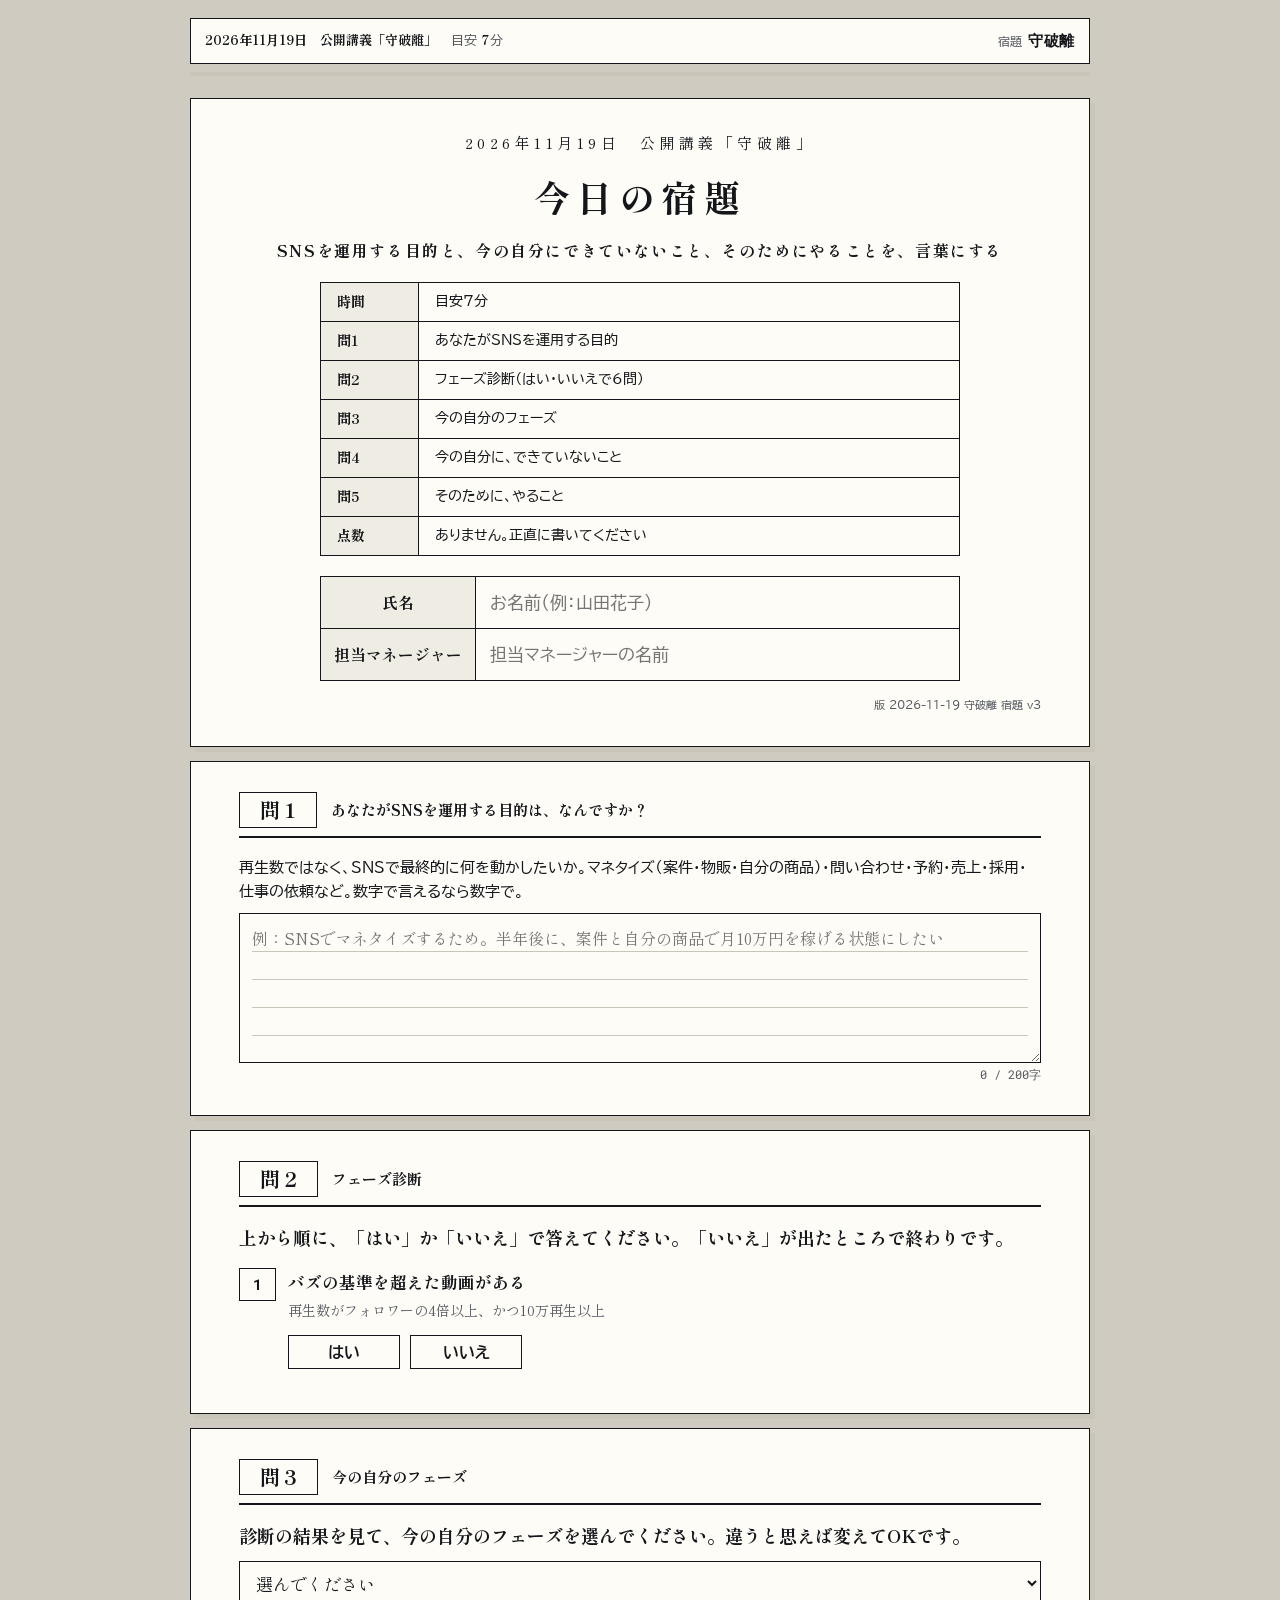
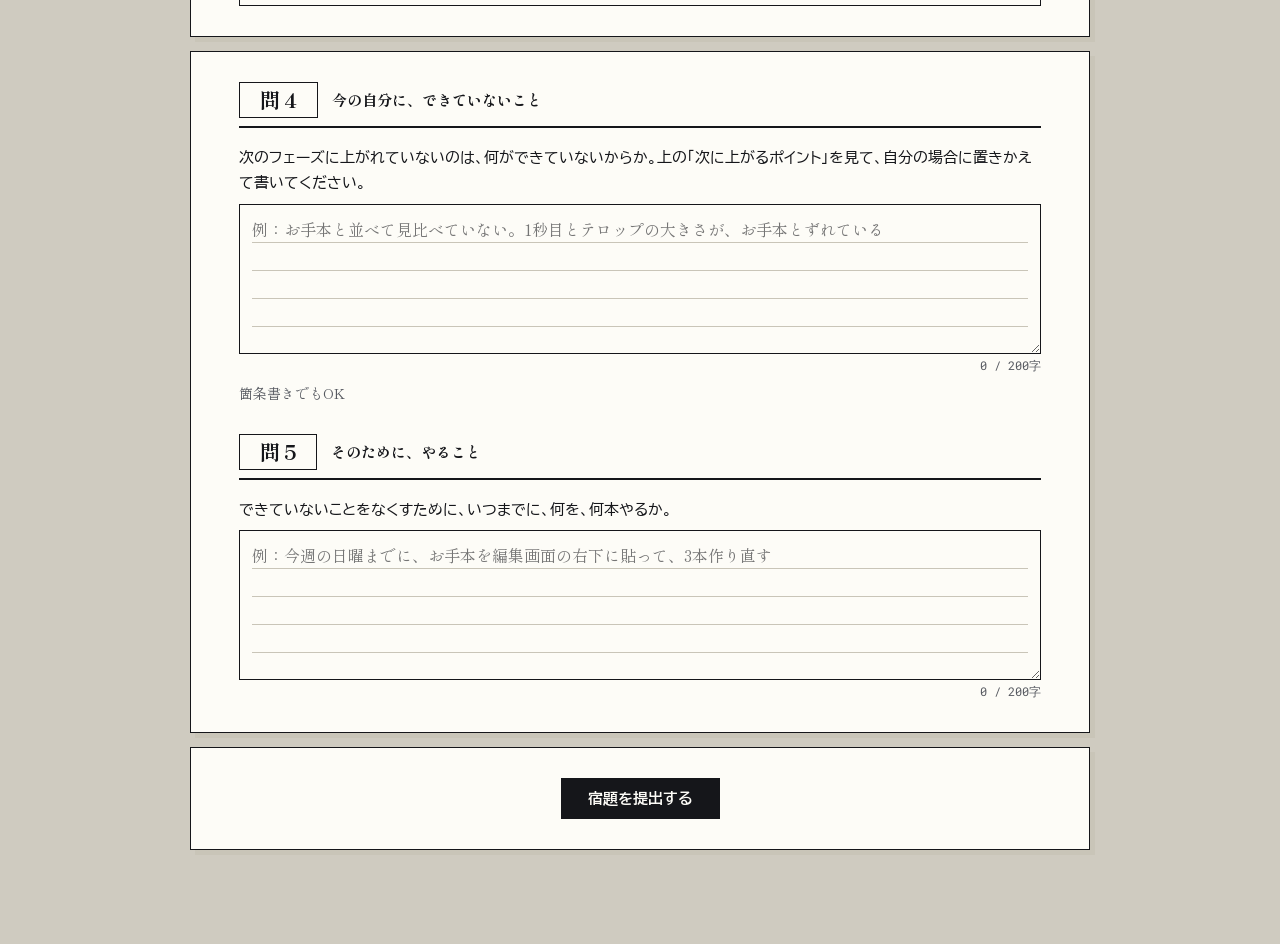
<file: w1/index.html>
<!doctype html>
<html lang="ja"><head><meta charset="utf-8"><meta name="viewport" content="width=device-width,initial-scale=1">
<title>HERO'ZZ 守破離 宿題シート</title>
<link rel="preconnect" href="https://fonts.googleapis.com">
<link rel="stylesheet" href="https://fonts.googleapis.com/css2?family=BIZ+UDPGothic:wght@400;700&family=Yomogi&family=Shippori+Mincho:wght@600;800&family=Roboto+Mono:wght@500;700&display=swap">
<link rel="stylesheet" href="../style.css">
<style>
.nw{display:inline-block;white-space:nowrap}
.cover .theme{font-family:var(--serif);font-weight:700;font-size:16px;letter-spacing:.1em;margin:8px 0 2px;line-height:1.7}
.cover table.spec{width:100%;max-width:640px}
.cover table.spec td:first-child{width:7em}
.formbox{max-width:640px;margin:20px auto 0;border:1.5px solid var(--ink);text-align:left}
.frow{display:grid;grid-template-columns:10em minmax(0,1fr)}
.frow+.frow{border-top:1px solid var(--ink)}
.frow label{display:flex;align-items:center;justify-content:center;padding:10px 8px;font-weight:700;font-family:var(--serif);background:var(--fill);border-right:1.5px solid var(--ink);white-space:nowrap;letter-spacing:0}
.frow input{width:100%;min-width:0;border:0;border-radius:0;font-size:17px;padding:10px 14px;background:var(--paper);font-family:var(--sans)}
@media (max-width:480px){.frow{grid-template-columns:8.5em minmax(0,1fr)}.frow label{font-size:13px;padding:10px 4px}}
.task{font-family:var(--serif);font-weight:700;font-size:18px;line-height:1.8;margin:14px 0 0}
/* 診断 */
.dq{display:grid;grid-template-columns:2.4em minmax(0,1fr);gap:4px 12px;align-items:start;padding:14px 0;border-top:1px dashed var(--ink)}
.dq:first-of-type{border-top:0}
.dq .no{font-family:var(--mono);font-weight:700;font-size:15px;border:1.5px solid var(--ink);text-align:center;padding:2px 0}
.dq .s{font-size:16.5px;line-height:1.75;font-weight:700}
.dq .s small{display:block;font-weight:400;font-size:14px;color:var(--muted);margin-top:2px}
.yn{grid-column:2;display:flex;gap:10px;margin-top:8px}
.yn button{flex:0 0 auto;min-width:7em;padding:8px 16px;font-size:16px;font-weight:700;border:1.5px solid var(--ink);background:var(--paper);color:var(--ink);cursor:pointer;font-family:var(--sans)}
.yn button[aria-pressed="true"]{background:var(--ink);color:var(--paper)}
.diag{margin:16px 0 0;border:2px solid var(--red);padding:14px 16px}
.diag .p{font-family:var(--serif);font-weight:800;font-size:22px}
.diag .p b{font-family:var(--pen);color:var(--red);font-size:40px;margin:0 6px}
.diag .d{font-size:15.5px;line-height:1.7;margin-top:4px}
.next{margin:12px 0 0;border:1.5px solid var(--ink);background:var(--fill);padding:12px 16px}
.next .h{font-family:var(--serif);font-weight:800;font-size:15px;letter-spacing:.1em;border-bottom:1px solid var(--ink);padding-bottom:4px;margin-bottom:6px}
.next .ft{font-size:17px;font-weight:700;line-height:1.7}
.next .how{font-size:15px;line-height:1.75;margin-top:4px}
select#ph{font-size:17px;padding:8px 12px;margin-top:10px;min-width:16em;max-width:100%}
/* 記述 */
.field{margin:18px 0 0}
.field-h{display:flex;gap:12px;align-items:baseline;flex-wrap:wrap}
.field-h .guide{font-size:14.5px;line-height:1.7;flex:1 1 18em;min-width:0;font-family:var(--sans)}
.field textarea{display:block;width:100%;min-height:150px;margin-top:8px;font-size:16px;line-height:28px;background-origin:content-box;background-clip:content-box;background-attachment:local}
.ex{font-size:14px;color:var(--muted);margin-top:6px;line-height:1.7}
.opt-l{font-size:14px;color:var(--muted);font-weight:400;margin-left:6px}
.done-h{font-family:var(--serif);font-weight:800;font-size:24px;margin:0 0 6px;letter-spacing:.1em}
.sentok{display:flex;gap:8px;align-items:center;font-weight:700;color:var(--ok);margin:10px 0 0}
.mine{margin:14px 0 0;border:1.5px solid var(--ink);padding:12px 16px;white-space:pre-wrap;font-size:16px;line-height:1.8}
.miss{color:var(--red);font-weight:700;font-size:14.5px;margin:10px 0 0}
</style>
</head><body>
<div class="wrap">
  <div class="bar-top">
    <div class="strip">
      <div class="meta"><span><b id="kai"></b></span><span>目安 <b>7</b>分</span></div>
      <div class="timer" id="timer" style="font-size:15px"><small>宿題</small>守破離</div>
    </div>
    <div class="progress" id="progWrap"><i id="progBar"></i></div>
  </div>
  <div id="banner"></div>
  <main id="view"></main>
</div>

<script>
/* 公開講義「守破離」（11/19）の宿題＝最後のワーク。
   SNSを運用する目的→フェーズ診断（はい・いいえ）→今のフェーズ→今の自分にできていないこと→そのためにやること を1枚で書いて送る。
   送信はGoogleフォーム（round:"w1"）→ GASが集計スプシ「守破離 宿題 回答一覧」に1人1行で書く。点数・順位はない。 */
let CFG = {round:"2026年11月19日　公開講義「守破離」",closed:false,form:{postUrl:"",entryName:"",entryData:""},adminNames:[]};
const BUILD = "2026-11-19 守破離 宿題 v3";
const PARAMS = new URLSearchParams(location.search);
const normName = n => String(n||"").normalize("NFKC").toLowerCase().replace(/[\s　（）()]/g,"");
const isAdminName = n => { const v=normName(n); return !!v && (CFG.adminNames||[]).some(a=>normName(a)===v); };

/* フェーズの定義と、次に上がるポイント（講義スライドと同じ言葉） */
const PH = {
  "1":  {dan:"守", def:"模倣している。まだバズっていない", from:"真似したつもり", to:"まるっきり同じ",
         how:"お手本を編集画面の右下に貼って見比べ、1秒目・テロップ・カット・台本の4つのズレをなくす。"},
  "1.5":{dan:"守", def:"模倣してバズった。でも、理由は言えない", from:"なぜか伸びた", to:"○○だから伸びた",
         how:"理由を言う前に、まず数字を見る。冒頭3秒の維持率・平均視聴時間・フル視聴率。"},
  "2":  {dan:"破", def:"自分のジャンルなら、理由を言葉にできる", from:"ジャンルの言葉", to:"欲求の言葉",
         how:"伸びた理由を、誰の、どんな悩みを解決したかで言う。自分のジャンル以外の動画でも言ってみる。"},
  "2.5":{dan:"破", def:"自分のジャンル以外も、理由を言葉にできる", from:"言える", to:"作れる",
         how:"ほかのジャンルで伸びている型を、自分のジャンルに持ってきて掛け合わせる。"},
  "3":  {dan:"破", def:"伸びる要素を掛け合わせて、バズる", from:"1回当たる", to:"狙って当てる",
         how:"伸びる理由から逆に企画を組み、どのジャンルでもくり返せるようにする。"},
  "4":  {dan:"離", def:"オールジャンルで、再現性を持ってバズらせられる", from:"再生数", to:"目的の数字",
         how:"問い合わせ・LINE登録・予約・売上・採用といった目的の数字で、投稿の良し悪しを見る。"},
  "5":  {dan:"離", def:"オールジャンルで、目的に直結するバズを生み出せる", from:null, to:null,
         how:"目的の数字を、狙って動かし続ける。"}
};
const ORDER = ["1","1.5","2","2.5","3","4","5"];
/* 診断：上から順に「はい」なら次へ、「いいえ」が出たところが今のフェーズ */
const DQ = [
  {s:"バズの基準を超えた動画がある", sub:"再生数がフォロワーの4倍以上、かつ10万再生以上", no:"1"},
  {s:"伸びた理由と伸びなかった理由を、数字を見て言える", sub:"自分のジャンルの動画で", no:"1.5"},
  {s:"自分のジャンル以外の動画でも、伸びた理由を言える", sub:"誰の、どんな悩みを解決したか", no:"2"},
  {s:"ほかのジャンルの型を掛け合わせて、バズを出せた", sub:"", no:"2.5"},
  {s:"どのジャンルでも、狙って伸ばせる", sub:"1回ではなく、くり返し", no:"3"},
  {s:"問い合わせ・売上・採用など、目的の数字が動いた", sub:"再生数ではなく", no:"4"}
];

const $ = (s, el=document) => el.querySelector(s);
const h = (tag, attrs={}, ...kids) => {
  const el = document.createElement(tag);
  for (const [k,v] of Object.entries(attrs)) { if (v == null || v === false) continue; if (k === "class") el.className = v; else if (k.startsWith("on")) el.addEventListener(k.slice(2), v); else el.setAttribute(k, v === true ? "" : v); }
  for (const c of kids.flat()) if (c != null && c !== false) el.append(c.nodeType ? c : document.createTextNode(String(c)));
  return el;
};
const len = s => [...(s||"")].length;

/* 状態（この端末だけ・書きかけは自動保存） */
const DKEY = "herozz-shuhari-w1";
const blank = () => ({name:"",mgr:"",purpose:"",yn:[],phase:"",kokufuku:"",action:""});
const S = { d:blank(), rec:null, busy:false, err:"", tried:false };
function load(){ try{ const d=JSON.parse(localStorage.getItem(DKEY)||"null"); if(d) S.d={...S.d,...d}; const r=JSON.parse(localStorage.getItem(DKEY+"-rec")||"null"); if(r) S.rec=r; }catch(e){} }
let sT; function save(){ clearTimeout(sT); sT=setTimeout(()=>{ try{ localStorage.setItem(DKEY,JSON.stringify(S.d)); }catch(e){} },200); }

function diagPhase(){ for(let i=0;i<DQ.length;i++){ const a=S.d.yn[i]; if(a==null) return null; if(a===false) return DQ[i].no; } return "5"; }
function missing(){
  const m=[]; if(!S.d.name.trim()) m.push("氏名"); if(!S.d.mgr.trim()) m.push("担当マネージャー");
  if(len(S.d.purpose.trim())<5) m.push("問1 目的"); if(!S.d.phase) m.push("問3 今のフェーズ"); if(len(S.d.kokufuku.trim())<5) m.push("問4 できていないこと"); if(len(S.d.action.trim())<5) m.push("問5 やること");
  return m;
}
function progress(){ const total=6, n=total-missing().length; const b=$("#progBar"); if(b) b.style.width=(n/total*100)+"%"; }

function render(){
  $("#kai").textContent=CFG.round;
  const b=$("#banner"); b.replaceChildren(); if(S.err) b.append(h("div",{class:"banner err"},S.err));
  const v=$("#view"); v.replaceChildren();
  if(S.rec){ $("#progWrap").hidden=true; return renderDone(v,S.rec); }
  $("#progWrap").hidden=false;
  v.append(cover(), purposeSheet(), diagSheet(), phaseSheet(), writeSheet(), submitSheet()); progress();
}
function cover(){
  return h("section",{class:"sheet cover"},
    h("div",{class:"kai"},CFG.round),
    h("h1",{},h("span",{class:"nw"},"今日の"),h("span",{class:"nw"},"宿題")),
    h("div",{class:"theme"},"SNSを運用する目的と、今の自分にできていないこと、そのためにやることを、言葉にする"),
    h("table",{class:"spec"},h("tbody",{},
      h("tr",{},h("td",{},"時間"),h("td",{},"目安7分")),
      h("tr",{},h("td",{},"問1"),h("td",{},"あなたがSNSを運用する目的")),
      h("tr",{},h("td",{},"問2"),h("td",{},"フェーズ診断（はい・いいえで6問）")),
      h("tr",{},h("td",{},"問3"),h("td",{},"今の自分のフェーズ")),
      h("tr",{},h("td",{},"問4"),h("td",{},"今の自分に、できていないこと")),
      h("tr",{},h("td",{},"問5"),h("td",{},"そのために、やること")),
      h("tr",{},h("td",{},"点数"),h("td",{},"ありません。正直に書いてください")))),
    h("div",{class:"formbox"},
      h("div",{class:"frow"},h("label",{for:"nm"},"氏名"),
        h("input",{type:"text",id:"nm",value:S.d.name,autocomplete:"name",placeholder:"お名前（例：山田花子）",oninput:e=>{S.d.name=e.target.value;save();progress();}})),
      h("div",{class:"frow"},h("label",{for:"mg"},"担当マネージャー"),
        h("input",{type:"text",id:"mg",value:S.d.mgr,autocomplete:"off",placeholder:"担当マネージャーの名前",oninput:e=>{S.d.mgr=e.target.value;save();progress();}}))),
    CFG.closed?h("div",{class:"banner err",style:"max-width:640px;margin:20px auto 0"},"この宿題の受付は終了しました。"):null,
    h("div",{class:"note",style:"text-align:right;margin-top:14px;font-size:11px"},"版 "+BUILD));
}
function diagSheet(){
  const sec=h("section",{class:"sheet"},h("h2",{class:"part"},h("span",{class:"bigq"},"問2"),h("span",{class:"pts"},"フェーズ診断")),
    h("p",{class:"task"},"上から順に、「はい」か「いいえ」で答えてください。「いいえ」が出たところで終わりです。"));
  const box=h("div",{});
  for(let i=0;i<DQ.length;i++){
    if(i>0 && S.d.yn[i-1]!==true) break;
    const q=DQ[i], a=S.d.yn[i];
    box.append(h("div",{class:"dq"},h("div",{class:"no"},i+1),h("div",{class:"s"},q.s,q.sub?h("small",{},q.sub):null),
      h("div",{class:"yn"},
        h("button",{type:"button","aria-pressed":a===true?"true":"false",onclick:()=>answer(i,true)},"はい"),
        h("button",{type:"button","aria-pressed":a===false?"true":"false",onclick:()=>answer(i,false)},"いいえ"))));
  }
  sec.append(box);
  const p=diagPhase();
  if(p){ const x=PH[p]; sec.append(h("div",{class:"diag"},h("div",{class:"p"},"診断：フェーズ",h("b",{},p),`（${x.dan}）`),h("div",{class:"d"},x.def))); }
  return sec;
}
function answer(i,val){
  const before=diagPhase();
  S.d.yn=S.d.yn.slice(0,i); S.d.yn[i]=val;
  const p=diagPhase(); if(p && (!S.d.phase || S.d.phase===before)) S.d.phase=p;
  save(); const y=scrollY; render(); scrollTo(0,y);
}
function phaseSheet(){
  const p=S.d.phase, x=p?PH[p]:null;
  const sel=h("select",{id:"ph",onchange:e=>{S.d.phase=e.target.value;save();const y=scrollY;render();scrollTo(0,y);}},
    h("option",{value:""},"選んでください"),
    ORDER.map(k=>h("option",{value:k,selected:k===p},`フェーズ${k}（${PH[k].dan}）　${PH[k].def}`)));
  return h("section",{class:"sheet"},h("h2",{class:"part"},h("span",{class:"bigq"},"問3"),h("span",{class:"pts"},"今の自分のフェーズ")),
    h("p",{class:"task"},"診断の結果を見て、今の自分のフェーズを選んでください。違うと思えば変えてOKです。"),
    sel,
    x?h("div",{class:"next"},h("div",{class:"h"},x.from?`次に上がるポイント（${p}→${ORDER[ORDER.indexOf(p)+1]}）`:"フェーズ5"),
      x.from?h("div",{class:"ft"},`「${x.from}」から「${x.to}」へ`):null,
      h("div",{class:"how"},x.how)):null);
}
function ta(key,max,ph){
  const c=h("div",{class:"count"});
  const t=h("textarea",{maxlength:String(max),placeholder:ph,oninput:e=>{S.d[key]=e.target.value;paint();save();progress();}},S.d[key]||"");
  const paint=()=>{const n=len(t.value);c.textContent=`${n} / ${max}字`;c.classList.toggle("over",n>max)}; paint();
  return [t,c];
}
function purposeSheet(){
  return h("section",{class:"sheet"},
    h("h2",{class:"part"},h("span",{class:"bigq"},"問1"),h("span",{class:"pts"},"あなたがSNSを運用する目的は、なんですか？")),
    h("div",{class:"field"},h("div",{class:"field-h"},h("span",{class:"guide"},"再生数ではなく、SNSで最終的に何を動かしたいか。マネタイズ（案件・物販・自分の商品）・問い合わせ・予約・売上・採用・仕事の依頼など。数字で言えるなら数字で。")),
      ...ta("purpose",200,"例：SNSでマネタイズするため。半年後に、案件と自分の商品で月10万円を稼げる状態にしたい")));
}
function writeSheet(){
  return h("section",{class:"sheet"},
    h("h2",{class:"part"},h("span",{class:"bigq"},"問4"),h("span",{class:"pts"},"今の自分に、できていないこと")),
    h("div",{class:"field"},h("div",{class:"field-h"},h("span",{class:"guide"},"次のフェーズに上がれていないのは、何ができていないからか。上の「次に上がるポイント」を見て、自分の場合に置きかえて書いてください。")),
      ...ta("kokufuku",200,"例：お手本と並べて見比べていない。1秒目とテロップの大きさが、お手本とずれている"),
      h("div",{class:"ex"},"箇条書きでもOK")),
    h("h2",{class:"part",style:"margin-top:28px"},h("span",{class:"bigq"},"問5"),h("span",{class:"pts"},"そのために、やること")),
    h("div",{class:"field"},h("div",{class:"field-h"},h("span",{class:"guide"},"できていないことをなくすために、いつまでに、何を、何本やるか。")),
      ...ta("action",200,"例：今週の日曜までに、お手本を編集画面の右下に貼って、3本作り直す")));
}
function submitSheet(){
  const m=missing();
  return h("section",{class:"sheet center noprint"},
    S.tried&&m.length?h("p",{class:"miss"},"まだ書いていないところ：",m.join("・")):null,
    h("button",{class:"btn red",disabled:S.busy||CFG.closed,onclick:submit},S.busy?"送っています…":"宿題を提出する"));
}

/* 送信：Googleフォーム（ログイン不要） */
async function sendToForm(rec){
  if(!CFG.form.postUrl) throw new Error("送信先が未設定");
  const fd=new FormData(); fd.append(CFG.form.entryName,rec.name);
  fd.append(CFG.form.entryData,JSON.stringify({round:"w1",...rec}));
  await fetch(CFG.form.postUrl,{method:"POST",mode:"no-cors",body:fd});
}
async function submit(){
  if(S.busy) return;
  S.tried=true; if(missing().length){ render(); const el=$(".miss"); if(el) el.scrollIntoView({block:"center"}); return; }
  S.busy=true; render();
  const d=S.d, cut=(s,n)=>[...(s||"")].slice(0,n).join("").trim();
  const rec={id:Math.random().toString(36).slice(2,12),name:cut(d.name,40),mgr:cut(d.mgr,40),purpose:cut(d.purpose,200),submittedAt:new Date().toISOString(),
    diag:diagPhase()||"",yn:d.yn,phase:d.phase,kokufuku:cut(d.kokufuku,200),action:cut(d.action,200),
    test:PARAMS.get("test")==="1"||isAdminName(d.name)};
  let sent=true; try{ await sendToForm(rec); }catch(e){ sent=false; }
  rec.sent=sent; S.rec=rec;
  try{ localStorage.setItem(DKEY+"-rec",JSON.stringify(rec)); localStorage.removeItem(DKEY); }catch(e){}
  S.busy=false; S.err=sent?"":"送信に失敗しました。電波を確認して「もう一度送る」を押してください。"; render(); scrollTo(0,0);
}
function mineText(r){
  const x=PH[r.phase]||{};
  return `【守破離 宿題】${r.name}\nSNSを運用する目的：${r.purpose}\n今のフェーズ：${r.phase}（${x.dan||""}）\nできていないこと：${r.kokufuku}\nやること：${r.action}`;
}
function renderDone(v,r){
  const txt=mineText(r);
  v.append(h("section",{class:"sheet"},
    h("p",{class:"done-h"},"提出しました"),
    h("p",{style:"margin:0;font-weight:700"},`${r.name} さん　${new Date(r.submittedAt).toLocaleString("ja-JP")}`),
    r.test?h("div",{class:"banner warn"},"テスト送信です（集計では「テスト」と付きます）。"):null,
    r.sent!==false?h("p",{class:"sentok"},"✓ 宿題は送信されました。"):h("div",{class:"row",style:"margin-top:8px"},h("button",{class:"btn sm",onclick:async ev=>{const b=ev.currentTarget;b.disabled=true;b.textContent="送っています…";try{await sendToForm(r);r.sent=true;S.err="";try{localStorage.setItem(DKEY+"-rec",JSON.stringify(r));}catch(x){}render();}catch(e){b.disabled=false;b.textContent="もう一度送る";}}},"もう一度送る")),
    h("p",{class:"task"},"最後に、今書いたことを担当マネージャーに伝えてください。伝えるまでが、宿題です。"),
    h("div",{class:"mine"},txt),
    h("div",{class:"row noprint",style:"margin-top:12px"},h("button",{class:"btn",onclick:async ev=>{const b=ev.currentTarget;try{await navigator.clipboard.writeText(txt);b.textContent="コピーしました";}catch(e){b.textContent="長押しでコピーしてください";}}},"マネージャーに送る文をコピー")),
    h("p",{class:"note noprint",style:"margin:18px 0 0"},h("a",{href:"#",style:"color:var(--muted)",onclick:e=>{e.preventDefault(); if(!confirm("この端末の記録を消して、最初の画面に戻ります。送信済みの宿題は消えません。よろしいですか？")) return;
      try{ localStorage.removeItem(DKEY+"-rec"); localStorage.removeItem(DKEY); }catch(x){} S.rec=null; S.err=""; S.tried=false; S.d=blank(); render(); scrollTo(0,0);}},"この端末で別の人が書く"))));
}

(async()=>{
  load();
  try{ CFG={...CFG,...(await (await fetch("config.json?v="+Date.now())).json())}; }catch(e){}
  render();
})();
</script>
</body></html>
</file>
<file: style.css>
:root{
  --desk:#cfcbc0; --paper:#fdfcf7; --ink:#15161a; --muted:#55585f; --rule:#15161a; --rule-soft:#c9c5b8; --fill:#efece3;
  --blue:#1f3f8f; --blue-soft:#e8eef9;
  --red:#d42a22; --red-soft:#fde9e7;
  --ok:#1d7a4a; --ok-soft:#e2f3e9; --ng:#c1271f; --ng-soft:#fde6e4; --warn:#94620a; --warn-soft:#fdf1d8;
  --sans:"BIZ UDPGothic","Hiragino Kaku Gothic ProN","Noto Sans JP",system-ui,sans-serif;
  --serif:"Shippori Mincho","Hiragino Mincho ProN","Yu Mincho","Noto Serif JP",serif;
  --mono:"Roboto Mono",ui-monospace,Menlo,monospace;
  --pen:"Yomogi","Zen Kurenaido","Klee One",cursive;
}
@media (prefers-color-scheme: dark){:root:not([data-theme="light"]){
  color-scheme:dark;
  --desk:#0f1013; --paper:#1b1c20; --ink:#ebe9e2; --muted:#a7a59c; --rule:#ebe9e2; --rule-soft:#3a3b41; --fill:#24252b;
  --blue:#9db6f2; --blue-soft:#1d2741; --red:#ff6a5f; --red-soft:#3a1c1a;
  --ok:#66d19a; --ok-soft:#15301f; --ng:#ff8c82; --ng-soft:#3a1b19; --warn:#f0c062; --warn-soft:#33270f;
}}
:root[data-theme="dark"]{
  color-scheme:dark;
  --desk:#0f1013; --paper:#1b1c20; --ink:#ebe9e2; --muted:#a7a59c; --rule:#ebe9e2; --rule-soft:#3a3b41; --fill:#24252b;
  --blue:#9db6f2; --blue-soft:#1d2741; --red:#ff6a5f; --red-soft:#3a1c1a;
  --ok:#66d19a; --ok-soft:#15301f; --ng:#ff8c82; --ng-soft:#3a1b19; --warn:#f0c062; --warn-soft:#33270f;
}
*{box-sizing:border-box}
body{background:var(--desk);color:var(--ink);font-family:var(--serif);font-size:15.5px;line-height:1.85;padding-inline:16px;padding-block:0 72px}
.wrap{max-width:900px;margin:0 auto}
/* 上部：受験票のような帯 */
.bar-top{position:sticky;top:env(safe-area-inset-top,0px);z-index:5;background:var(--desk);padding-block:10px 8px}
.strip{display:flex;flex-wrap:wrap;gap:8px 16px;align-items:center;justify-content:space-between;background:var(--paper);border:1.5px solid var(--ink);padding:8px 14px}
.strip .meta{display:flex;flex-wrap:wrap;gap:4px 14px;font-size:13px;color:var(--muted);font-family:var(--sans)}
.strip .meta b{color:var(--ink);font-family:var(--serif)}
.timer{font-family:var(--mono);font-weight:700;font-size:24px;letter-spacing:.04em;color:var(--ink);font-variant-numeric:tabular-nums}
.timer.low{color:var(--red)}
.timer small{font-size:12px;color:var(--muted);font-family:var(--sans);font-weight:400;margin-right:6px;letter-spacing:0}
nav.tabs{display:flex;gap:0;margin-top:8px;flex-wrap:wrap}
nav.tabs button{font-family:var(--sans);font-size:13px;font-weight:700;border:1.5px solid var(--ink);margin-right:-1.5px;background:var(--paper);color:var(--ink);padding:5px 16px;cursor:pointer}
nav.tabs button[aria-pressed="true"]{background:var(--ink);color:var(--paper)}
.progress{height:4px;background:var(--rule-soft);margin-top:8px}
.progress i{display:block;height:100%;background:var(--ink);width:0;transition:width .2s}
/* 問題冊子 */
.sheet{background:var(--paper);border:1.5px solid var(--ink);padding:30px clamp(16px,4.5vw,48px);margin:14px 0;box-shadow:5px 5px 0 var(--rule-soft)}
.cover{text-align:center}
.cover .kai{font-family:var(--serif);font-size:15px;letter-spacing:.3em;color:var(--ink)}
.cover h1{font-family:var(--serif);font-weight:800;font-size:clamp(26px,5.5vw,36px);margin:6px 0 0;letter-spacing:.18em}
.cover .booklet{display:inline-block;margin:10px 0 4px;padding:3px 22px;border:1.5px solid var(--ink);font-family:var(--serif);font-weight:700;letter-spacing:.5em;text-indent:.5em;font-size:15px}
.cover table.spec{margin:18px auto 8px;border-collapse:collapse;font-size:14px;font-family:var(--sans);text-align:left}
.cover table.spec td{border:1px solid var(--ink);padding:6px 16px}
.cover table.spec td:first-child{background:var(--fill);font-weight:700;white-space:nowrap;font-family:var(--serif)}
.notice{border:3px double var(--ink);margin:20px auto 0;padding:10px 18px 12px;text-align:left;max-width:640px}
.notice-h{text-align:center;font-family:var(--serif);font-weight:800;letter-spacing:.3em;text-indent:.3em;border-bottom:1px solid var(--ink);padding-bottom:4px;margin-bottom:8px}
.cover ol.rules{font-size:14px;margin:0;padding-left:1.6em;font-family:var(--sans);line-height:1.8}
.cover ol.rules li{padding-left:.3em}
.namebox{display:grid;grid-template-columns:auto 1fr;gap:0;border:1.5px solid var(--ink);margin:20px auto 6px;max-width:640px;text-align:left}
.namebox label{padding:10px 16px;font-weight:700;border-right:1.5px solid var(--ink);background:var(--fill);white-space:nowrap;letter-spacing:.5em;text-indent:.5em}
.namebox input{border:0;border-radius:0;font-size:18px;padding:10px 14px;background:var(--paper)}
h2.part{margin:0;display:flex;gap:14px;align-items:center;flex-wrap:wrap;border-bottom:2px solid var(--ink);padding-bottom:8px}
h2.part .bigq{font-family:var(--serif);font-weight:800;font-size:20px;border:1.5px solid var(--ink);padding:0 16px;letter-spacing:.2em;text-indent:.2em;line-height:1.7}
h2.part .pts{font-family:var(--serif);font-size:15px;font-weight:700}
p.sub{font-family:var(--sans);font-size:13px;color:var(--muted);margin:6px 0 0}
h3.grp{font-size:14px;font-weight:700;margin:26px 0 6px;padding:3px 10px;background:var(--fill);border-left:4px solid var(--ink);font-family:var(--sans)}
.q{padding:18px 0;border-bottom:1px dashed var(--rule-soft)}
.q:last-child{border-bottom:0}
.qhead{display:flex;gap:12px;align-items:flex-start}
.qno{flex:none;font-family:var(--serif);font-weight:800;font-size:14px;border:1.5px solid var(--ink);min-width:3em;text-align:center;padding:0 6px;margin-top:3px;line-height:1.7;letter-spacing:.1em}
.stem{font-weight:700;white-space:pre-wrap;font-family:var(--serif);text-wrap:pretty}
.tag{font-size:11px;color:var(--muted);border:1px solid var(--rule-soft);padding:0 6px;margin-left:6px;white-space:nowrap;font-weight:400;font-family:var(--sans);vertical-align:middle}
.quote{margin:10px 0 8px 2.6em;padding:10px 14px;border:1px solid var(--ink);background:var(--fill);white-space:pre-wrap;font-size:15px}
.data{margin:8px 0 8px 2.6em;overflow-x:auto}
.data table{border-collapse:collapse;font-size:13.5px;min-width:100%}
.data td{border:1px solid var(--ink);padding:5px 10px;vertical-align:top}
.data td:first-child{background:var(--fill);font-weight:700;white-space:nowrap;width:9em}
/* 選択肢＝マークシート。①②③④ を塗る */
.opts{display:grid;gap:2px;margin:10px 0 0 2.6em}
.opt{display:flex;gap:12px;align-items:flex-start;padding:6px 10px;border:1px solid transparent;cursor:pointer}
.opt:hover{background:var(--fill)}
.opt .k{flex:none;font-family:var(--serif);font-weight:700;width:1.7em;height:1.7em;border:1.5px solid var(--ink);border-radius:50%;display:grid;place-items:center;font-size:13px;margin-top:3px;background:var(--paper)}
.opt .t{flex:1 1 auto;min-width:0;text-wrap:pretty}
@media (min-width:700px){.opt .t{text-wrap:balance}}
.opt input{position:absolute;opacity:0;pointer-events:none}
.opt:has(input:checked) .k{background:var(--ink);color:var(--paper)}
.opt:has(input:checked){border-color:var(--ink);background:var(--fill)}
.opt:has(input:focus-visible){outline:2px solid var(--blue);outline-offset:2px}
.opt.right{border-color:var(--ok);background:var(--ok-soft)}
.opt.wrong{border-color:var(--ng);background:var(--ng-soft)}
/* 赤ペン */
.redpen{font-family:var(--pen);color:var(--red);font-size:30px;line-height:1;margin-left:auto;flex:none;transform:rotate(-8deg)}
.exp{margin:8px 0 0 2.6em;font-size:13.5px;color:var(--muted);padding:6px 10px;border-left:3px solid var(--red);font-family:var(--sans);white-space:pre-wrap}
.key{margin:8px 0 0 2.6em;font-size:13.5px;padding:6px 10px;border-left:3px solid var(--ok);background:var(--ok-soft);font-family:var(--sans)}
.penscore{font-family:var(--pen);color:var(--red);font-size:20px;margin-right:8px}
.pencomment{font-family:var(--pen);color:var(--red);font-size:16px;line-height:1.6}
.ansbox{margin:8px 0 0 2.6em}
textarea,input[type=text],input[type=number],select{font:inherit;color:var(--ink);background:var(--paper);border:1px solid var(--ink);border-radius:0;padding:10px 12px;width:100%}
textarea{min-height:120px;resize:vertical;background-image:repeating-linear-gradient(transparent,transparent 27px,var(--rule-soft) 27px,var(--rule-soft) 28px);line-height:28px}
textarea:focus,input:focus,select:focus{outline:2px solid var(--blue);outline-offset:1px}
.count{font-family:var(--mono);font-size:12px;color:var(--muted);text-align:right}
.count.over{color:var(--red)}
.fill{display:grid;gap:6px;margin:10px 0 0 2.6em}
.fill label{display:grid;grid-template-columns:2.2em 1fr;gap:8px;align-items:center;font-family:var(--serif);font-weight:700}
.fill input{font-family:var(--sans);font-weight:400}
.fill .got{font-family:var(--sans);font-weight:400;background:var(--fill);padding:6px 10px;border:1px solid var(--rule-soft)}
.btn{font-family:var(--sans);font-size:15px;font-weight:700;border:1.5px solid var(--ink);border-radius:0;padding:12px 26px;cursor:pointer;background:var(--ink);color:var(--paper)}
.btn.red{background:var(--ink)}
.btn:disabled{opacity:.45;cursor:not-allowed}
.btn.ghost{background:transparent;color:var(--ink)}
.btn.sm{padding:6px 12px;font-size:13px}
.center{text-align:center}
.note{font-size:13px;color:var(--muted);font-family:var(--sans)}
.banner{padding:10px 14px;font-size:14px;margin:10px 0;border:1px solid currentColor;font-family:var(--sans)}
.banner.warn{background:var(--warn-soft);color:var(--warn)} .banner.err{background:var(--ng-soft);color:var(--ng)}
/* 結果 */
.result{display:grid;grid-template-columns:auto 1fr;gap:18px 28px;align-items:center}
.stamp{display:grid;place-items:center;color:var(--red);font-family:var(--pen);transform:rotate(-5deg);padding:4px 10px}
.stamp b{display:inline-block;font-size:72px;line-height:1.05;font-weight:400;border-bottom:3px double var(--red);padding:0 6px 4px}
.stamp span{display:block;font-size:22px;margin:8px 0 0;color:var(--red)}
.stamp br{display:none}
.bars{display:grid;gap:8px;font-family:var(--sans)}
.bar{display:grid;grid-template-columns:5em 1fr 5em;gap:10px;align-items:center;font-size:13px}
.bar .t{height:10px;background:var(--fill);border:1px solid var(--rule-soft);overflow:hidden}
.bar .t i{display:block;height:100%}
.bar .v{font-family:var(--mono);text-align:right;font-variant-numeric:tabular-nums}
.grading{text-align:center;padding:30px 10px}
.grading .steps{display:inline-grid;gap:6px;text-align:left;margin-top:14px;font-size:14px;font-family:var(--sans)}
.grading .steps .now{color:var(--red);font-weight:700}
@media (max-width:520px){.result{grid-template-columns:1fr;justify-items:center}.opts,.exp,.key,.ansbox,.quote,.data,.fill{margin-left:0}}
.tablewrap{overflow-x:auto}
table.rank{width:100%;border-collapse:collapse;font-size:14px;font-family:var(--sans)}
table.rank th,table.rank td{padding:8px;border-bottom:1px solid var(--rule-soft);text-align:left;white-space:nowrap}
table.rank th{font-size:12px;color:var(--muted);border-bottom:2px solid var(--ink)}
td.n{font-family:var(--mono);text-align:right;font-variant-numeric:tabular-nums}
tr.me td{background:var(--fill)}
.rk{font-family:var(--mono);font-weight:700} .rk.top{color:var(--red)}
.pill{font-size:11px;font-weight:700;padding:1px 8px;border:1px solid currentColor;white-space:nowrap;font-family:var(--sans)}
.pill.wait{background:var(--warn-soft);color:var(--warn)} .pill.done{background:var(--ok-soft);color:var(--ok)}
.row{display:flex;gap:10px;flex-wrap:wrap;align-items:center}
.toggle{display:flex;align-items:center;gap:8px;font-weight:700;font-family:var(--sans)}
.toggle input{width:18px;height:18px;accent-color:var(--ink)}
.parts .part{display:grid;grid-template-columns:4.5em 1fr;gap:4px 10px;align-items:start;margin-top:8px}
.parts .part-l{font-weight:700;font-family:var(--serif);border:1.5px solid var(--ink);text-align:center;padding:2px 0;margin-top:2px}
.parts .part .count{grid-column:2}
.kws{margin:8px 0 0 2.6em;padding:8px 14px;border:1px dashed var(--ink);font-family:var(--sans);font-size:13.5px}
.kws b{display:block;font-size:12px;color:var(--muted);margin-bottom:6px}
.kws .chips{display:flex;flex-wrap:wrap;gap:6px 8px}
.kws .chip{display:inline-block;border:1.5px solid var(--ink);padding:1px 10px;font-family:var(--serif);font-weight:700;font-size:14px;background:var(--paper)}
.hints{margin:8px 0 0 2.6em;padding:8px 14px;border:1px dashed var(--ink);font-family:var(--sans);font-size:13.5px}
.hints b{display:block;font-size:12px;color:var(--muted);margin-bottom:2px}
.hints ol{margin:0;padding-left:1.5em;display:grid;grid-template-columns:repeat(auto-fit,minmax(22em,1fr));gap:0 24px;line-height:1.7}
.ans-text{white-space:pre-wrap;background:var(--fill);padding:8px 12px;font-size:14px;border:1px solid var(--rule-soft)}
details.person{border:1px solid var(--ink);padding:10px 14px;margin:8px 0;background:var(--paper)}
details.person summary{cursor:pointer;font-weight:700;font-family:var(--sans)}
.rubric{font-size:13px;color:var(--muted);margin:6px 0 0 2.6em;padding-left:1.2em;font-family:var(--sans)}
@media (prefers-reduced-motion: reduce){*{transition:none!important}}
</file>
